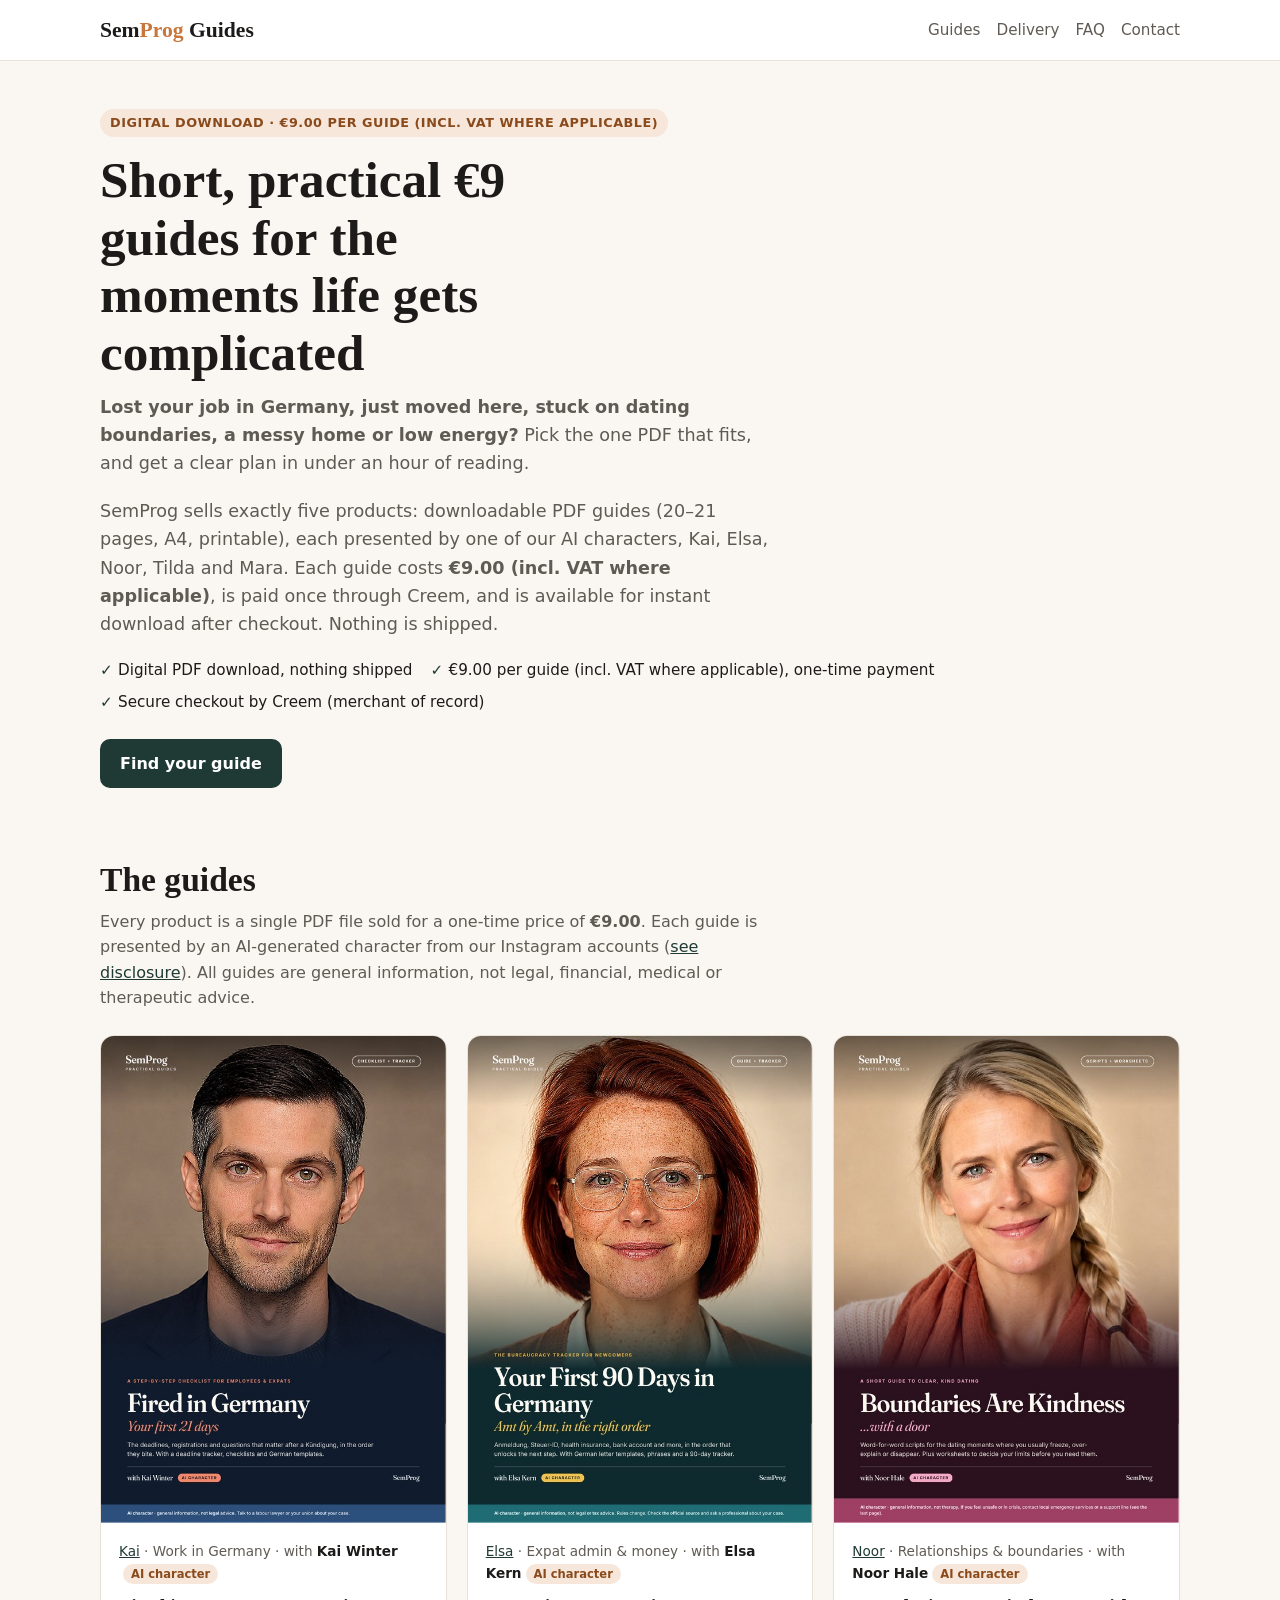
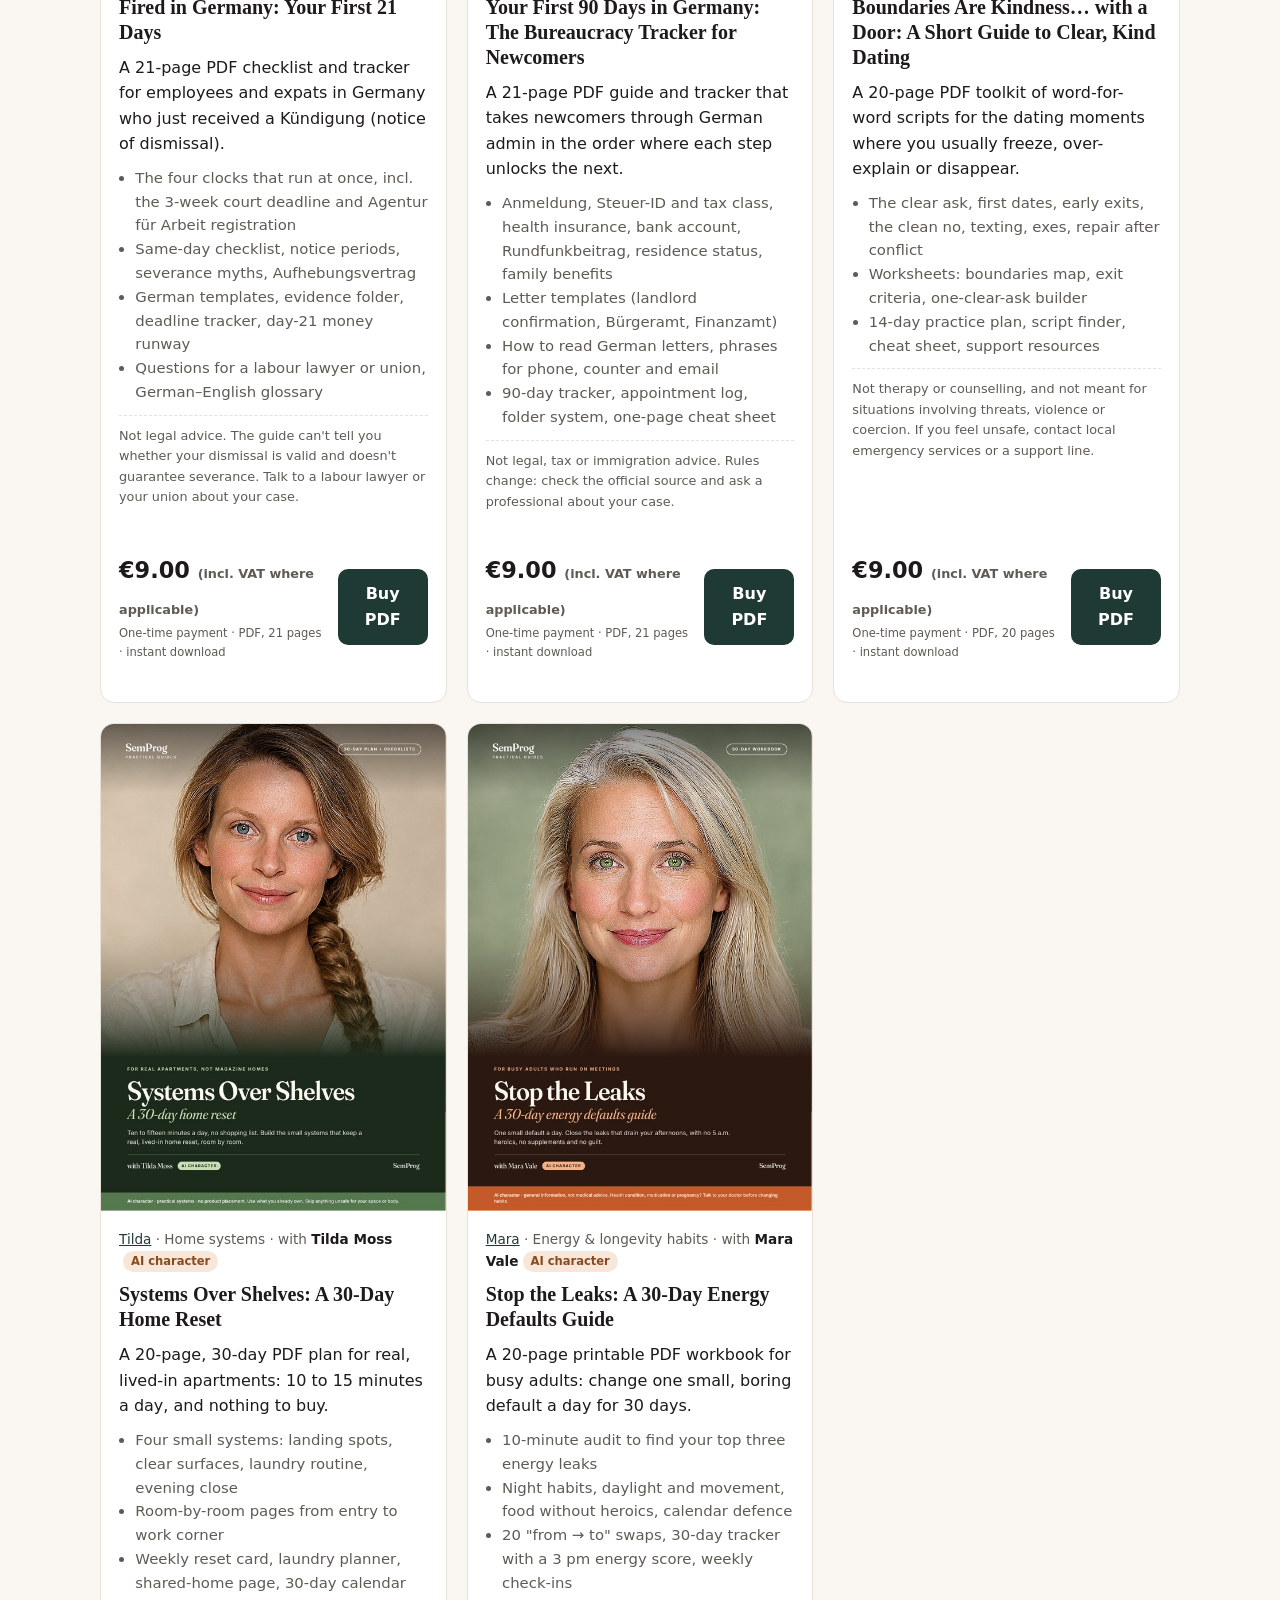
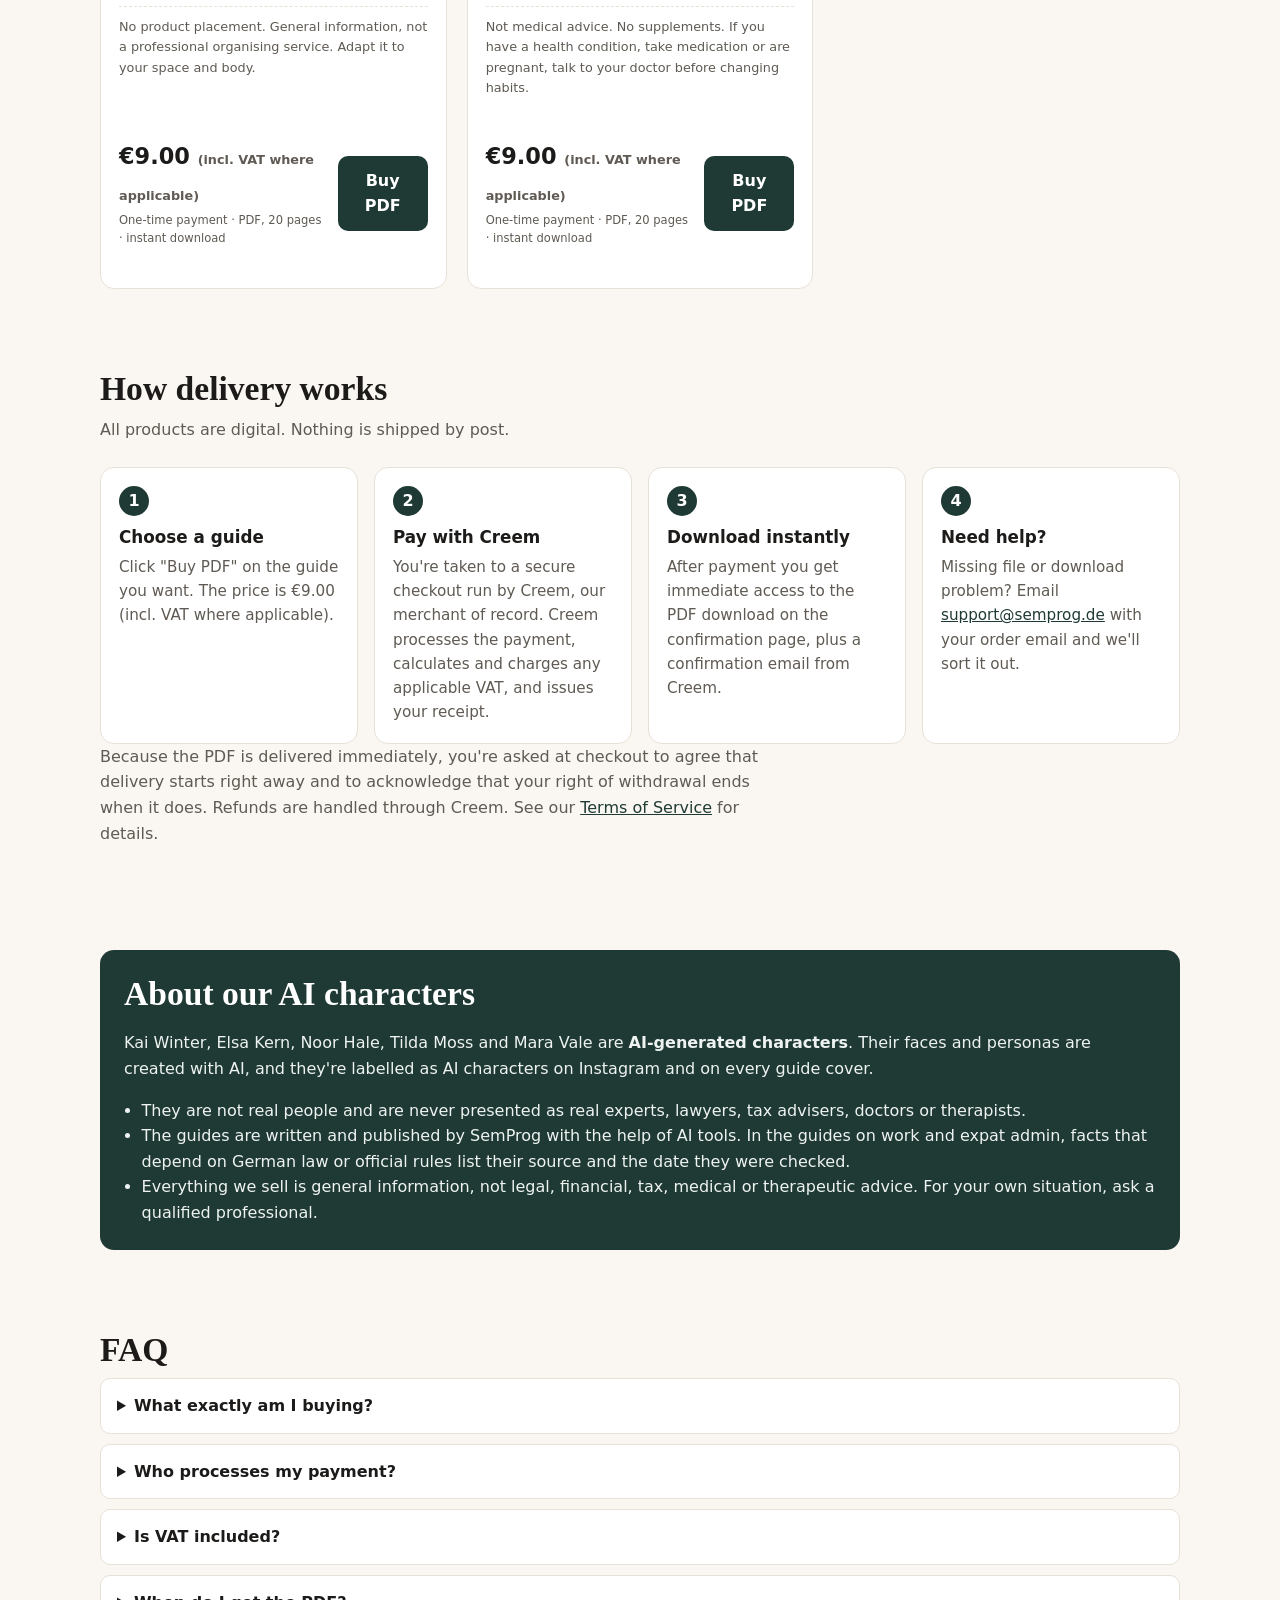
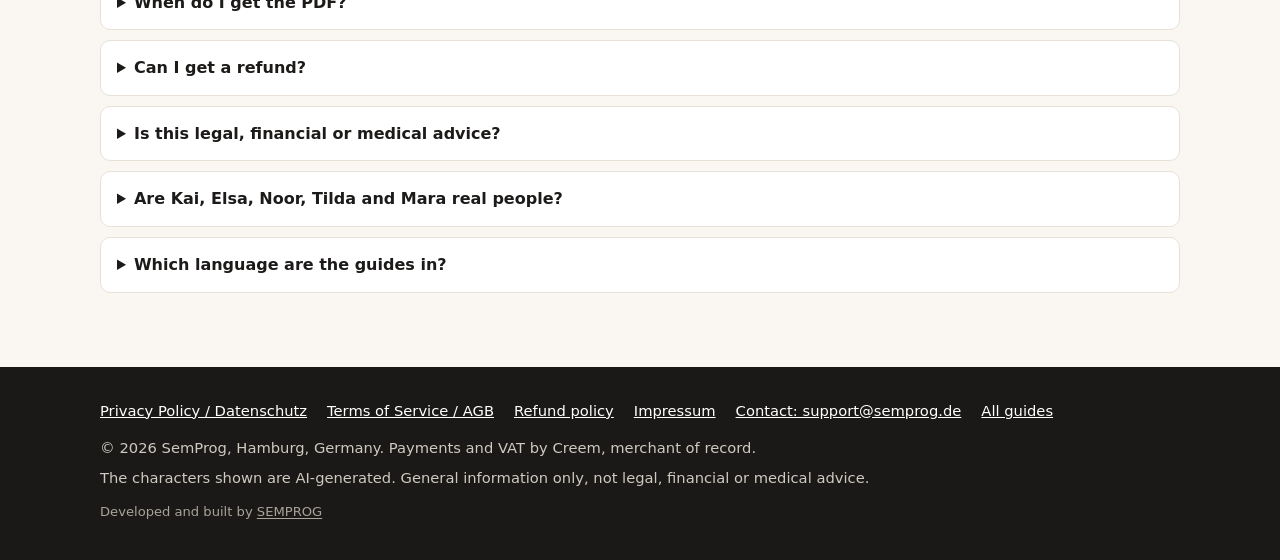
<file: index.html>
<!doctype html>
<html lang="en">
<head>
<meta charset="utf-8">
<meta name="viewport" content="width=device-width, initial-scale=1">
<title>SemProg Guides: five €9 PDF guides (digital download)</title>
<meta name="description" content="SemProg sells five short, practical PDF guides (€9.00 each) on work, expat admin, dating boundaries, home routines and daily energy. Instant download after checkout via Creem.">
<meta http-equiv="Content-Security-Policy" content="default-src 'self'; img-src 'self'; style-src 'self'; script-src 'none'; object-src 'none'; base-uri 'self'; form-action https://www.creem.io; frame-ancestors 'none'; upgrade-insecure-requests">
<meta name="referrer" content="strict-origin-when-cross-origin">
<link rel="stylesheet" href="/styles.css">
</head>
<body>

<header class="site-header">
  <div class="wrap">
    <a class="logo" href="/">Sem<span>Prog</span> Guides</a>
    <nav class="nav" aria-label="Main">
      <a href="#guides">Guides</a>
      <a href="#delivery" class="hide-sm">Delivery</a>
      <a href="#faq">FAQ</a>
      <a href="mailto:support@semprog.de" class="hide-sm">Contact</a>
    </nav>
  </div>
</header>

<main>
<section class="hero">
  <div class="wrap">
    <span class="eyebrow">Digital download · €9.00 per guide (incl. VAT where applicable)</span>
    <h1>Short, practical €9 guides for the moments life gets complicated</h1>
    <p class="lead"><strong>Lost your job in Germany, just moved here, stuck on dating boundaries, a messy home or low energy?</strong> Pick the one PDF that fits, and get a clear plan in under an hour of reading.</p>
    <p class="lead">SemProg sells exactly five products: downloadable PDF guides (20–21 pages, A4, printable), each presented by one of our AI characters, Kai, Elsa, Noor, Tilda and Mara. Each guide costs <strong>€9.00 (incl. VAT where applicable)</strong>, is paid once through Creem, and is available for instant download after checkout. Nothing is shipped.</p>
    <ul class="hero-facts">
      <li>Digital PDF download, nothing shipped</li>
      <li>€9.00 per guide (incl. VAT where applicable), one-time payment</li>
      <li>Secure checkout by Creem (merchant of record)</li>
    </ul>
    <a class="btn" href="#guides">Find your guide</a>
  </div>
</section>

<section id="guides" aria-labelledby="guides-h">
  <div class="wrap">
    <h2 id="guides-h">The guides</h2>
    <p class="section-intro">Every product is a single PDF file sold for a one-time price of <strong>€9.00</strong>. Each guide is presented by an AI-generated character from our Instagram accounts (<a href="#ai">see disclosure</a>). All guides are general information, not legal, financial, medical or therapeutic advice.</p>

    <div class="grid">

      <!-- 1. Kai Winter -->
      <article class="card" id="fired-in-germany">
        <img src="/img/kai-cover.jpg" width="600" height="848" loading="lazy" alt="Cover of the PDF guide 'Fired in Germany: Your First 21 Days', presented by the AI character Kai Winter">
        <div class="card-body">
          <p class="by"><a href="/kai/">Kai</a> · Work in Germany · with <strong>Kai Winter</strong><span class="ai-tag">AI character</span></p>
          <h3>Fired in Germany: Your First 21 Days</h3>
          <p class="summary">A 21-page PDF checklist and tracker for employees and expats in Germany who just received a Kündigung (notice of dismissal).</p>
          <ul>
            <li>The four clocks that run at once, incl. the 3-week court deadline and Agentur für Arbeit registration</li>
            <li>Same-day checklist, notice periods, severance myths, Aufhebungsvertrag</li>
            <li>German templates, evidence folder, deadline tracker, day-21 money runway</li>
            <li>Questions for a labour lawyer or union, German–English glossary</li>
          </ul>
          <p class="note">Not legal advice. The guide can't tell you whether your dismissal is valid and doesn't guarantee severance. Talk to a labour lawyer or your union about your case.</p>
          <div class="buy">
            <p class="price">€9.00 <span class="vat">(incl. VAT where applicable)</span><small>One-time payment · PDF, 21 pages · instant download</small></p>
            <a class="btn" href="https://www.creem.io/payment/prod_5L3OBaDKcI6woqjyzCX0tp" rel="noopener">Buy PDF</a>
          </div>
        </div>
      </article>

      <!-- 2. Elsa Kern -->
      <article class="card" id="first-90-days">
        <img src="/img/elsa-cover.jpg" width="600" height="848" loading="lazy" alt="Cover of the PDF guide 'Your First 90 Days in Germany', presented by the AI character Elsa Kern">
        <div class="card-body">
          <p class="by"><a href="/elsa/">Elsa</a> · Expat admin &amp; money · with <strong>Elsa Kern</strong><span class="ai-tag">AI character</span></p>
          <h3>Your First 90 Days in Germany: The Bureaucracy Tracker for Newcomers</h3>
          <p class="summary">A 21-page PDF guide and tracker that takes newcomers through German admin in the order where each step unlocks the next.</p>
          <ul>
            <li>Anmeldung, Steuer-ID and tax class, health insurance, bank account, Rundfunkbeitrag, residence status, family benefits</li>
            <li>Letter templates (landlord confirmation, Bürgeramt, Finanzamt)</li>
            <li>How to read German letters, phrases for phone, counter and email</li>
            <li>90-day tracker, appointment log, folder system, one-page cheat sheet</li>
          </ul>
          <p class="note">Not legal, tax or immigration advice. Rules change: check the official source and ask a professional about your case.</p>
          <div class="buy">
            <p class="price">€9.00 <span class="vat">(incl. VAT where applicable)</span><small>One-time payment · PDF, 21 pages · instant download</small></p>
            <a class="btn" href="https://www.creem.io/payment/prod_5cuXjjhTxbPxpmiHSdQZwV" rel="noopener">Buy PDF</a>
          </div>
        </div>
      </article>

      <!-- 3. Noor Hale -->
      <article class="card" id="boundaries">
        <img src="/img/noor-cover.jpg" width="600" height="848" loading="lazy" alt="Cover of the PDF guide 'Boundaries Are Kindness… with a Door', presented by the AI character Noor Hale">
        <div class="card-body">
          <p class="by"><a href="/noor/">Noor</a> · Relationships &amp; boundaries · with <strong>Noor Hale</strong><span class="ai-tag">AI character</span></p>
          <h3>Boundaries Are Kindness… with a Door: A Short Guide to Clear, Kind Dating</h3>
          <p class="summary">A 20-page PDF toolkit of word-for-word scripts for the dating moments where you usually freeze, over-explain or disappear.</p>
          <ul>
            <li>The clear ask, first dates, early exits, the clean no, texting, exes, repair after conflict</li>
            <li>Worksheets: boundaries map, exit criteria, one-clear-ask builder</li>
            <li>14-day practice plan, script finder, cheat sheet, support resources</li>
          </ul>
          <p class="note">Not therapy or counselling, and not meant for situations involving threats, violence or coercion. If you feel unsafe, contact local emergency services or a support line.</p>
          <div class="buy">
            <p class="price">€9.00 <span class="vat">(incl. VAT where applicable)</span><small>One-time payment · PDF, 20 pages · instant download</small></p>
            <a class="btn" href="https://www.creem.io/payment/prod_4bqdiSMsCNPXH1eSZsffbP" rel="noopener">Buy PDF</a>
          </div>
        </div>
      </article>

      <!-- 4. Tilda Moss -->
      <article class="card" id="systems-over-shelves">
        <img src="/img/tilda-cover.jpg" width="600" height="848" loading="lazy" alt="Cover of the PDF guide 'Systems Over Shelves: A 30-Day Home Reset', presented by the AI character Tilda Moss">
        <div class="card-body">
          <p class="by"><a href="/tilda/">Tilda</a> · Home systems · with <strong>Tilda Moss</strong><span class="ai-tag">AI character</span></p>
          <h3>Systems Over Shelves: A 30-Day Home Reset</h3>
          <p class="summary">A 20-page, 30-day PDF plan for real, lived-in apartments: 10 to 15 minutes a day, and nothing to buy.</p>
          <ul>
            <li>Four small systems: landing spots, clear surfaces, laundry routine, evening close</li>
            <li>Room-by-room pages from entry to work corner</li>
            <li>Weekly reset card, laundry planner, shared-home page, 30-day calendar</li>
          </ul>
          <p class="note">No product placement. General information, not a professional organising service. Adapt it to your space and body.</p>
          <div class="buy">
            <p class="price">€9.00 <span class="vat">(incl. VAT where applicable)</span><small>One-time payment · PDF, 20 pages · instant download</small></p>
            <a class="btn" href="https://www.creem.io/payment/prod_2d6nmfwgEQ0mUsjhmKX2rI" rel="noopener">Buy PDF</a>
          </div>
        </div>
      </article>

      <!-- 5. Mara Vale -->
      <article class="card" id="stop-the-leaks">
        <img src="/img/mara-cover.jpg" width="600" height="848" loading="lazy" alt="Cover of the PDF guide 'Stop the Leaks: A 30-Day Energy Defaults Guide', presented by the AI character Mara Vale">
        <div class="card-body">
          <p class="by"><a href="/mara/">Mara</a> · Energy &amp; longevity habits · with <strong>Mara Vale</strong><span class="ai-tag">AI character</span></p>
          <h3>Stop the Leaks: A 30-Day Energy Defaults Guide</h3>
          <p class="summary">A 20-page printable PDF workbook for busy adults: change one small, boring default a day for 30 days.</p>
          <ul>
            <li>10-minute audit to find your top three energy leaks</li>
            <li>Night habits, daylight and movement, food without heroics, calendar defence</li>
            <li>20 "from → to" swaps, 30-day tracker with a 3 pm energy score, weekly check-ins</li>
          </ul>
          <p class="note">Not medical advice. No supplements. If you have a health condition, take medication or are pregnant, talk to your doctor before changing habits.</p>
          <div class="buy">
            <p class="price">€9.00 <span class="vat">(incl. VAT where applicable)</span><small>One-time payment · PDF, 20 pages · instant download</small></p>
            <a class="btn" href="https://www.creem.io/payment/prod_6Y2XAcoHDKdPudbOLJmvjR" rel="noopener">Buy PDF</a>
          </div>
        </div>
      </article>

    </div>
  </div>
</section>

<section id="delivery" aria-labelledby="delivery-h">
  <div class="wrap">
    <h2 id="delivery-h">How delivery works</h2>
    <p class="section-intro">All products are digital. Nothing is shipped by post.</p>
    <ol class="steps">
      <li><h3>Choose a guide</h3><p>Click "Buy PDF" on the guide you want. The price is €9.00 (incl. VAT where applicable).</p></li>
      <li><h3>Pay with Creem</h3><p>You're taken to a secure checkout run by Creem, our merchant of record. Creem processes the payment, calculates and charges any applicable VAT, and issues your receipt.</p></li>
      <li><h3>Download instantly</h3><p>After payment you get immediate access to the PDF download on the confirmation page, plus a confirmation email from Creem.</p></li>
      <li><h3>Need help?</h3><p>Missing file or download problem? Email <a href="mailto:support@semprog.de">support@semprog.de</a> with your order email and we'll sort it out.</p></li>
    </ol>
    <p class="section-intro" style="margin-top:18px">Because the PDF is delivered immediately, you're asked at checkout to agree that delivery starts right away and to acknowledge that your right of withdrawal ends when it does. Refunds are handled through Creem. See our <a href="/terms/">Terms of Service</a> for details.</p>
  </div>
</section>

<section id="ai" aria-labelledby="ai-h">
  <div class="wrap">
    <div class="panel">
      <h2 id="ai-h">About our AI characters</h2>
      <p>Kai Winter, Elsa Kern, Noor Hale, Tilda Moss and Mara Vale are <strong>AI-generated characters</strong>. Their faces and personas are created with AI, and they're labelled as AI characters on Instagram and on every guide cover.</p>
      <ul>
        <li>They are not real people and are never presented as real experts, lawyers, tax advisers, doctors or therapists.</li>
        <li>The guides are written and published by SemProg with the help of AI tools. In the guides on work and expat admin, facts that depend on German law or official rules list their source and the date they were checked.</li>
        <li>Everything we sell is general information, not legal, financial, tax, medical or therapeutic advice. For your own situation, ask a qualified professional.</li>
      </ul>
    </div>
  </div>
</section>

<section id="faq" aria-labelledby="faq-h">
  <div class="wrap">
    <h2 id="faq-h">FAQ</h2>
    <details><summary>What exactly am I buying?</summary><p>One PDF file (20–21 pages, A4, printable) per guide, for a one-time price of €9.00. No subscription and no physical product.</p></details>
    <details><summary>Who processes my payment?</summary><p>Creem (Armitage Labs OÜ, Estonia) acts as merchant of record. It runs the checkout, handles payment and VAT, and issues your receipt. SemProg never sees your full card details.</p></details>
    <details><summary>Is VAT included?</summary><p>Yes. The price of €9.00 includes VAT where applicable. Creem, as merchant of record, calculates the VAT for your country and shows the breakdown at checkout before you pay.</p></details>
    <details><summary>When do I get the PDF?</summary><p>Immediately after payment, via the download on the checkout confirmation page and the confirmation email from Creem.</p></details>
    <details><summary>Can I get a refund?</summary><p>Because the content is delivered immediately, the statutory right of withdrawal ends once the download starts, if you agreed to that at checkout. If a file is faulty, missing or not as described, email <a href="mailto:support@semprog.de">support@semprog.de</a>. Refunds are issued through Creem. See the <a href="/terms/">Terms of Service</a>.</p></details>
    <details><summary>Is this legal, financial or medical advice?</summary><p>No. The guides are general information and practical checklists. They don't replace a lawyer, tax adviser, doctor or therapist.</p></details>
    <details><summary>Are Kai, Elsa, Noor, Tilda and Mara real people?</summary><p>No. They're AI-generated characters and are clearly labelled as such. See <a href="#ai">About our AI characters</a>.</p></details>
    <details><summary>Which language are the guides in?</summary><p>English, with the German terms you'll meet at offices and in letters (for example Anmeldung, Kündigung, Finanzamt).</p></details>
  </div>
</section>
</main>

<footer class="site-footer">
  <div class="wrap">
    <ul class="footer-links">
      <li><a href="/privacy/">Privacy Policy / Datenschutz</a></li>
      <li><a href="/terms/">Terms of Service / AGB</a></li>
      <li><a href="/terms/#refund">Refund policy</a></li>
      <li><a href="/impressum/">Impressum</a></li>
      <li><a href="mailto:support@semprog.de">Contact: support@semprog.de</a></li>
      <li><a href="/">All guides</a></li>
    </ul>
    <p>© 2026 SemProg, Hamburg, Germany. Payments and VAT by Creem, merchant of record.</p>
    <p>The characters shown are AI-generated. General information only, not legal, financial or medical advice.</p>
    <p class="dev-credit">Developed and built by <a class="semprog-link" href="https://semprog.de" target="_blank" rel="noopener">SEMPROG</a></p>
  </div>
</footer>
</body>
</html>
</file>
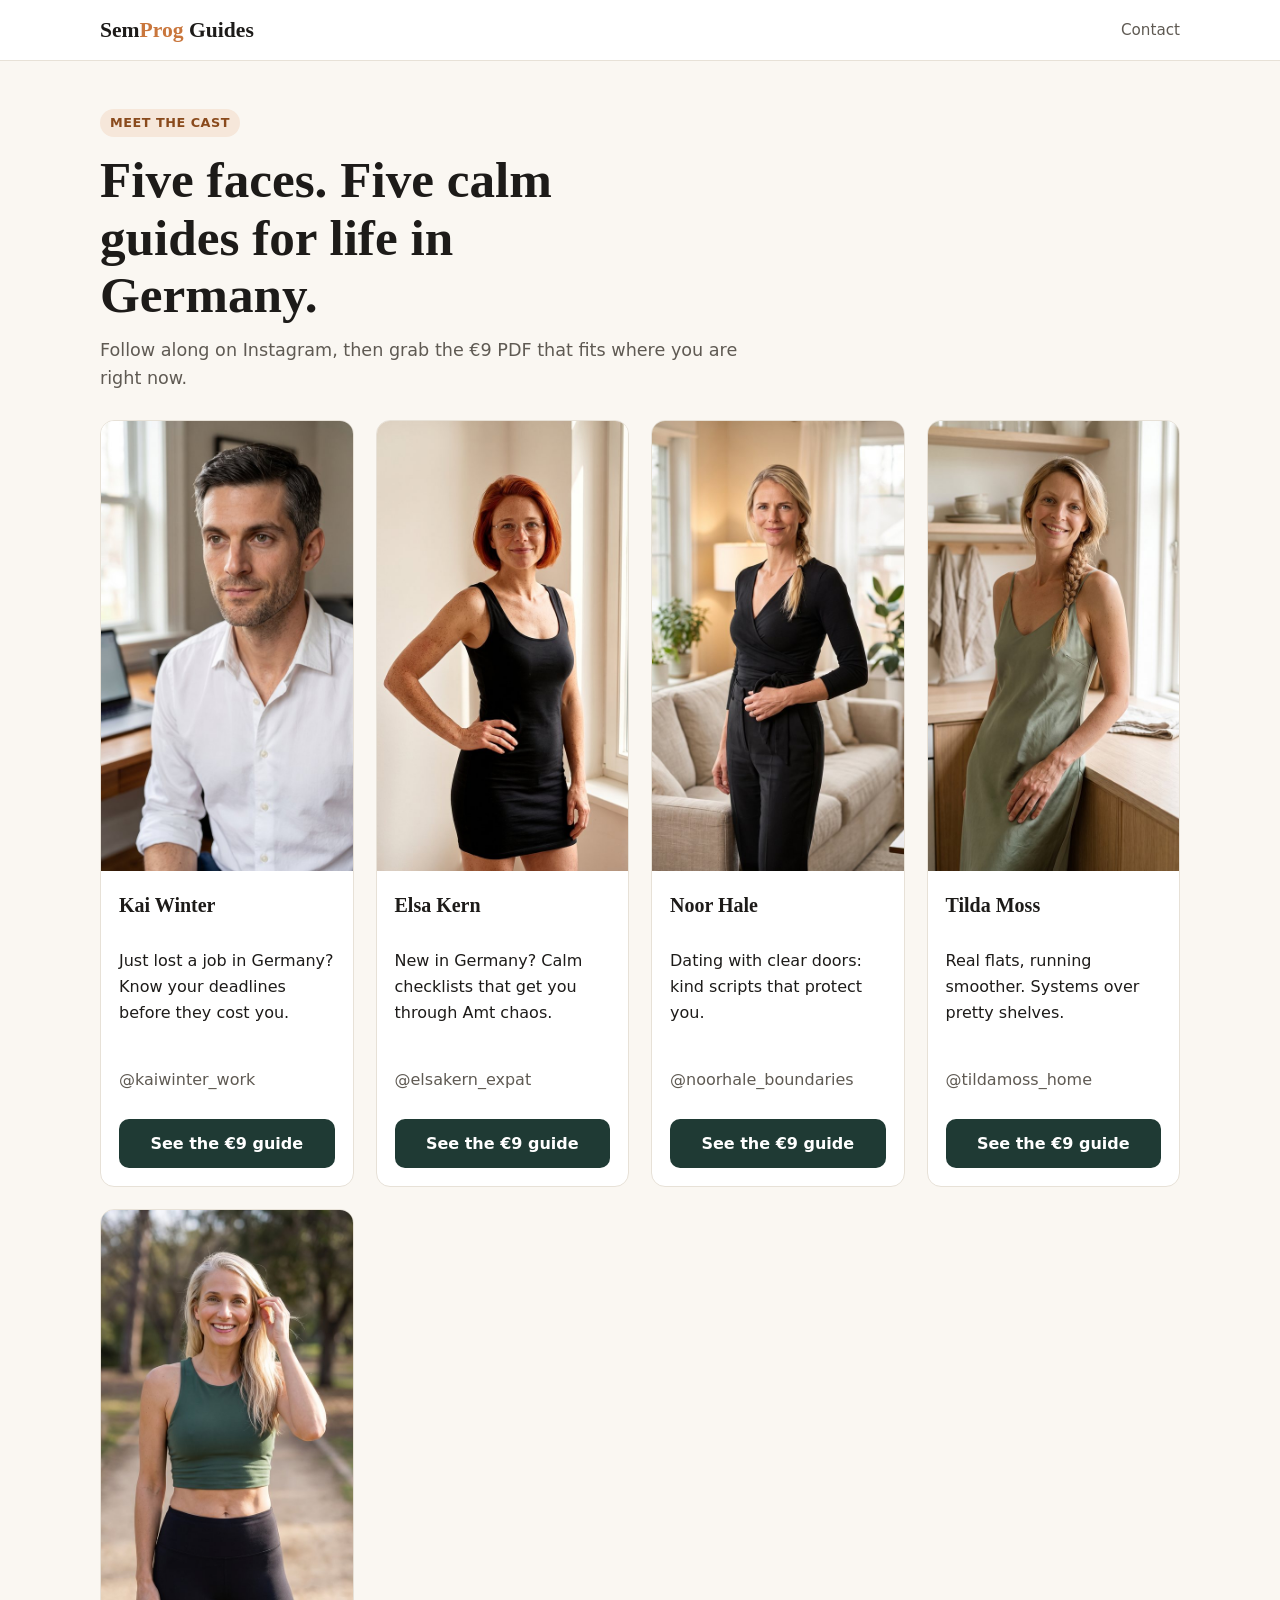
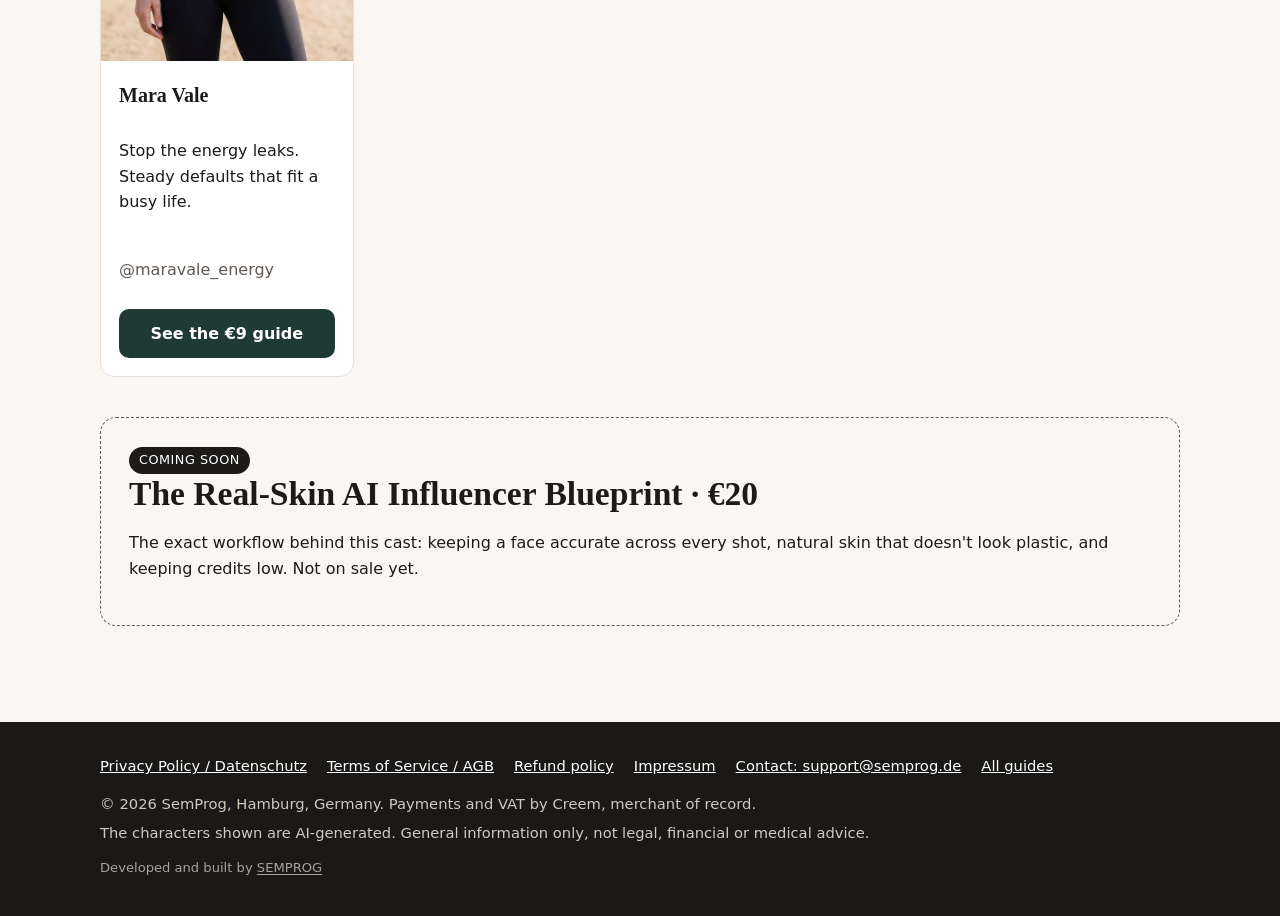
<file: cast/index.html>
<!doctype html>
<html lang="en">
<head>
<meta charset="utf-8">
<meta name="viewport" content="width=device-width, initial-scale=1">
<meta name="robots" content="noindex,nofollow">
<title>Meet the Cast · SemProg Guides</title>
<meta name="referrer" content="strict-origin-when-cross-origin">
<meta http-equiv="Content-Security-Policy" content="default-src 'self'; img-src 'self'; style-src 'self' 'unsafe-inline'; script-src 'none'; object-src 'none'; base-uri 'self'; frame-ancestors 'none'; upgrade-insecure-requests">
<link rel="stylesheet" href="/styles.css">
<style>
.cast-grid{display:grid;grid-template-columns:repeat(auto-fill,minmax(230px,1fr));gap:22px;margin:28px 0}
.cast-card{overflow:hidden;display:flex;flex-direction:column}
.cast-card img{width:100%;height:auto;aspect-ratio:558/1000;object-fit:cover;display:block}
.cast-card h3{margin:.2em 0}
.cast-ig a{color:var(--muted);text-decoration:none}
.blueprint{margin:40px 0;padding:28px;border-radius:16px;border:1px dashed var(--muted)}
.soon{display:inline-block;padding:3px 10px;border-radius:99px;background:var(--ink);color:#fff;font-size:.8rem;letter-spacing:.04em;text-transform:uppercase}
</style>
</head>
<body>
<header class="site-header">
  <div class="wrap">
    <a class="logo" href="/">Sem<span>Prog</span> Guides</a>
    <nav class="nav" aria-label="Main"><a href="mailto:support@semprog.de">Contact</a></nav>
  </div>
</header>
<main>
<section class="hero">
  <div class="wrap">
    <span class="eyebrow">Meet the cast</span>
    <h1>Five faces. Five calm guides for life in Germany.</h1>
    <p class="lead">Follow along on Instagram, then grab the €9 PDF that fits where you are right now.</p>
    <div class="cast-grid">
    <article class="card cast-card">
      <img src="/img/cast/kai.jpg" width="558" height="1000" loading="lazy" alt="Portrait of Kai Winter">
      <div class="card-body">
        <h3>Kai Winter</h3>
        <p>Just lost a job in Germany? Know your deadlines before they cost you.</p>
        <p class="cast-ig"><a href="https://www.instagram.com/kaiwinter_work/" rel="noopener" target="_blank">@kaiwinter_work</a></p>
        <a class="btn" href="/kai/">See the €9 guide</a>
      </div>
    </article>
    <article class="card cast-card">
      <img src="/img/cast/elsa.jpg" width="558" height="1000" loading="lazy" alt="Portrait of Elsa Kern">
      <div class="card-body">
        <h3>Elsa Kern</h3>
        <p>New in Germany? Calm checklists that get you through Amt chaos.</p>
        <p class="cast-ig"><a href="https://www.instagram.com/elsakern_expat/" rel="noopener" target="_blank">@elsakern_expat</a></p>
        <a class="btn" href="/elsa/">See the €9 guide</a>
      </div>
    </article>
    <article class="card cast-card">
      <img src="/img/cast/noor.jpg" width="558" height="1000" loading="lazy" alt="Portrait of Noor Hale">
      <div class="card-body">
        <h3>Noor Hale</h3>
        <p>Dating with clear doors: kind scripts that protect you.</p>
        <p class="cast-ig"><a href="https://www.instagram.com/noorhale_boundaries/" rel="noopener" target="_blank">@noorhale_boundaries</a></p>
        <a class="btn" href="/noor/">See the €9 guide</a>
      </div>
    </article>
    <article class="card cast-card">
      <img src="/img/cast/tilda.jpg" width="558" height="1000" loading="lazy" alt="Portrait of Tilda Moss">
      <div class="card-body">
        <h3>Tilda Moss</h3>
        <p>Real flats, running smoother. Systems over pretty shelves.</p>
        <p class="cast-ig"><a href="https://www.instagram.com/tildamoss_home/" rel="noopener" target="_blank">@tildamoss_home</a></p>
        <a class="btn" href="/tilda/">See the €9 guide</a>
      </div>
    </article>
    <article class="card cast-card">
      <img src="/img/cast/mara.jpg" width="558" height="1000" loading="lazy" alt="Portrait of Mara Vale">
      <div class="card-body">
        <h3>Mara Vale</h3>
        <p>Stop the energy leaks. Steady defaults that fit a busy life.</p>
        <p class="cast-ig"><a href="https://www.instagram.com/maravale_energy/" rel="noopener" target="_blank">@maravale_energy</a></p>
        <a class="btn" href="/mara/">See the €9 guide</a>
      </div>
    </article>
    </div>
    <section class="blueprint">
      <span class="soon">Coming soon</span>
      <h2>The Real-Skin AI Influencer Blueprint · €20</h2>
      <p>The exact workflow behind this cast: keeping a face accurate across every shot, natural skin that doesn&#x27;t look plastic, and keeping credits low. Not on sale yet.</p>
    </section>
  </div>
</section>
</main>
<footer class="site-footer">
  <div class="wrap">
    <ul class="footer-links">
      <li><a href="/privacy/">Privacy Policy / Datenschutz</a></li>
      <li><a href="/terms/">Terms of Service / AGB</a></li>
      <li><a href="/terms/#refund">Refund policy</a></li>
      <li><a href="/impressum/">Impressum</a></li>
      <li><a href="mailto:support@semprog.de">Contact: support@semprog.de</a></li>
      <li><a href="/">All guides</a></li>
    </ul>
    <p>© 2026 SemProg, Hamburg, Germany. Payments and VAT by Creem, merchant of record.</p>
    <p>The characters shown are AI-generated. General information only, not legal, financial or medical advice.</p>
    <p class="dev-credit">Developed and built by <a class="semprog-link" href="https://semprog.de" target="_blank" rel="noopener">SEMPROG</a></p>
  </div>
</footer>
</body>
</html>
</file>
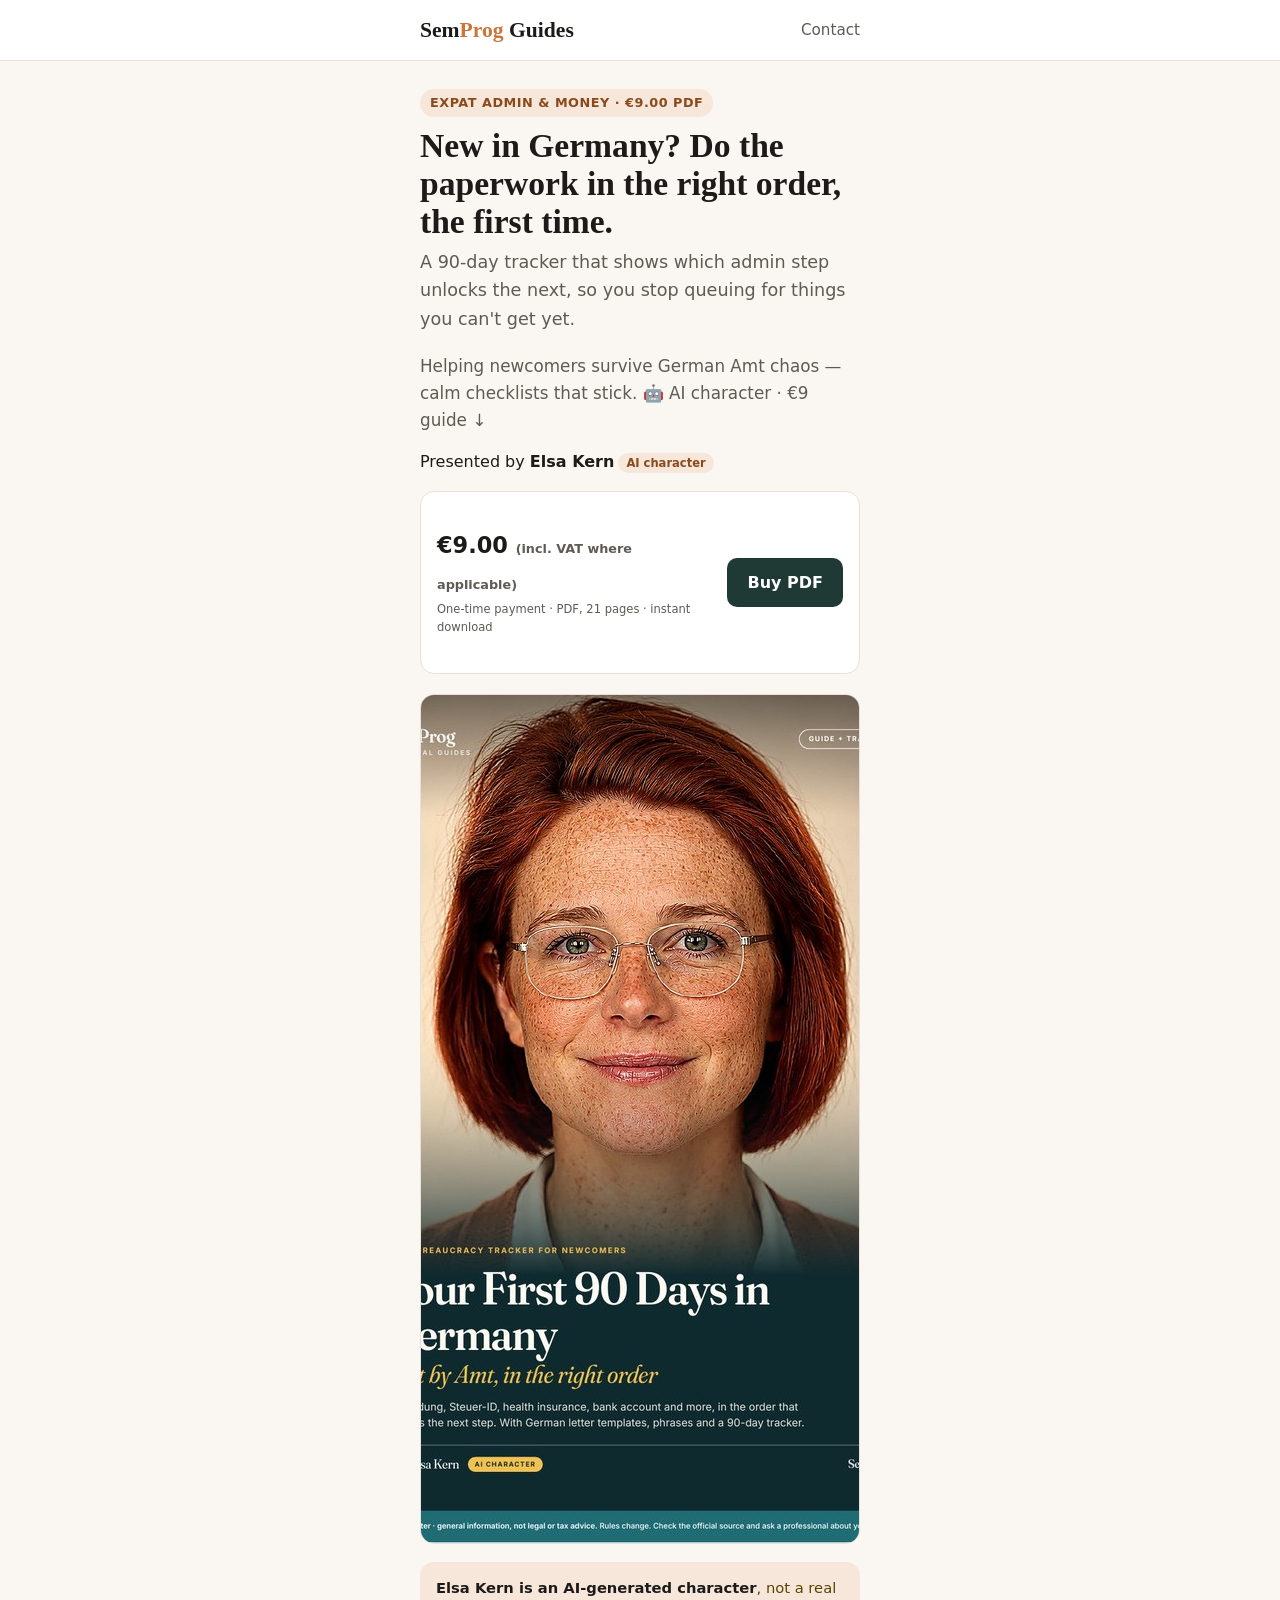
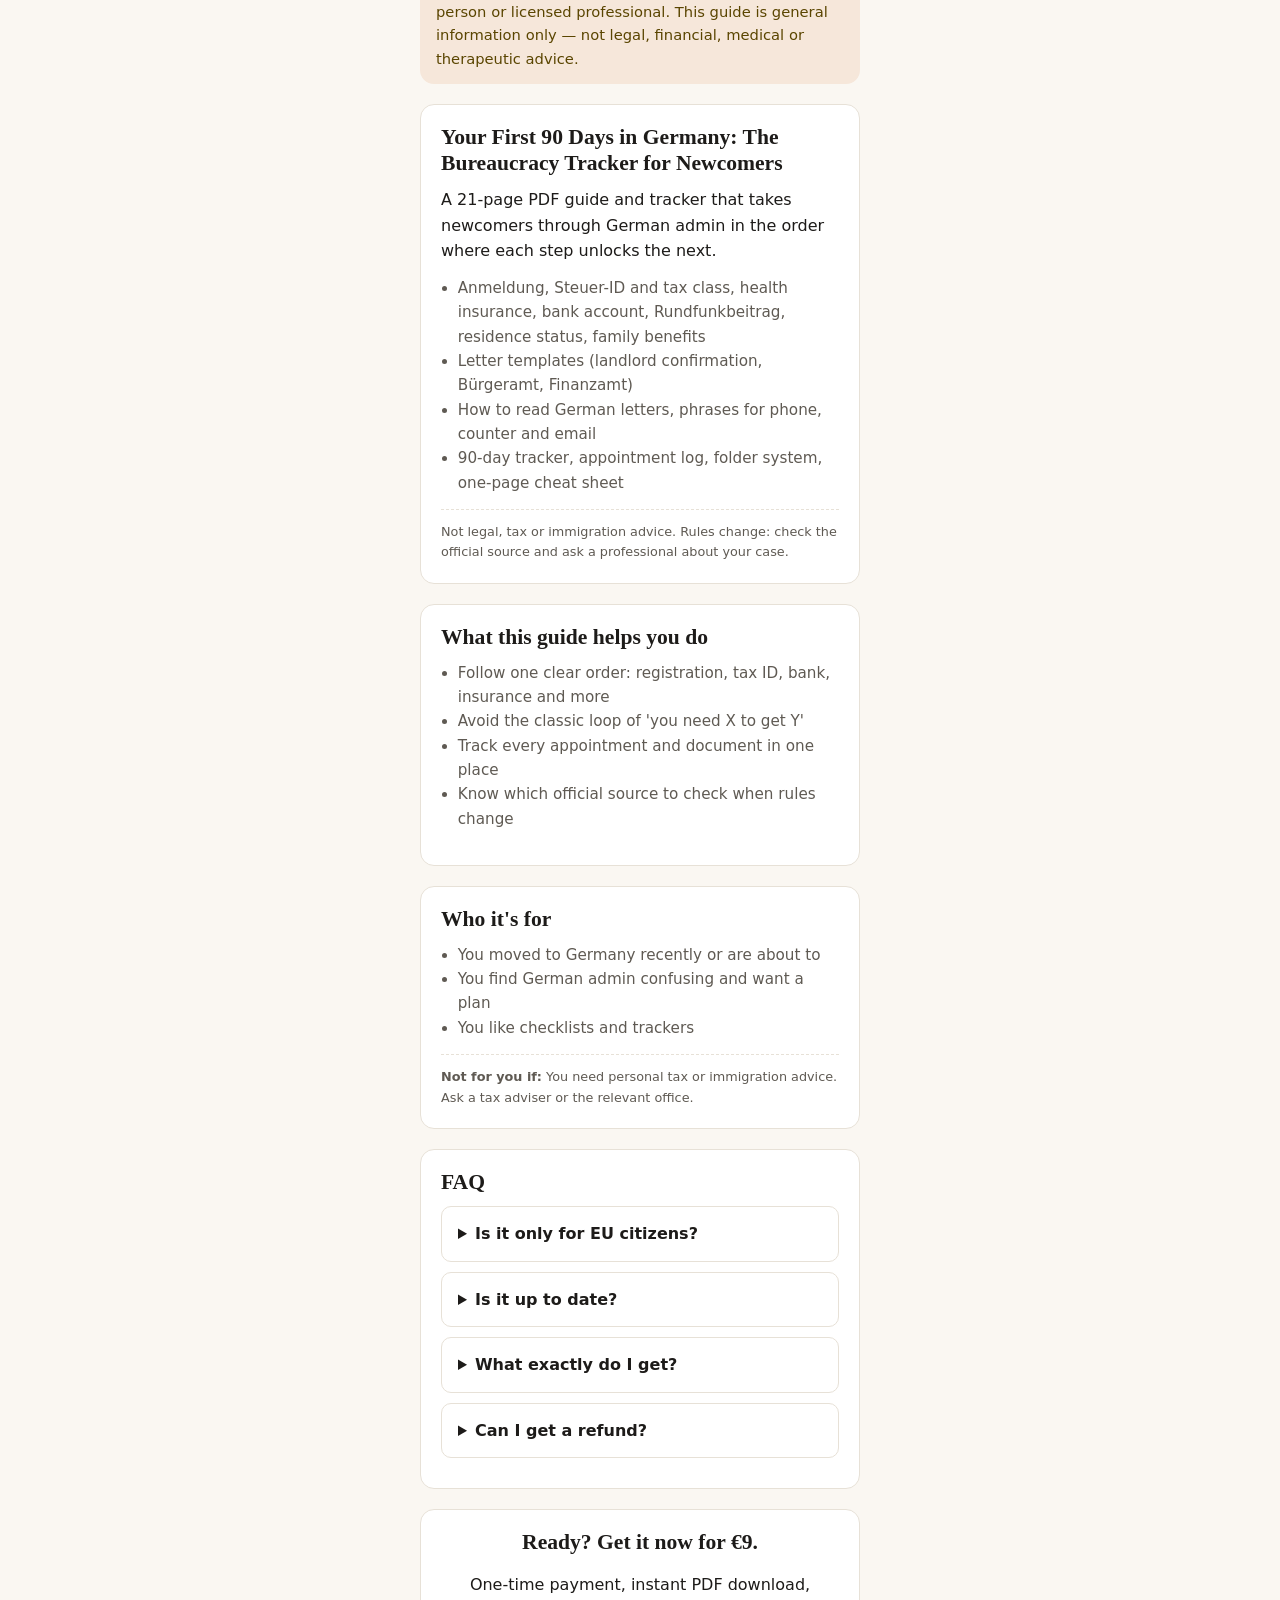
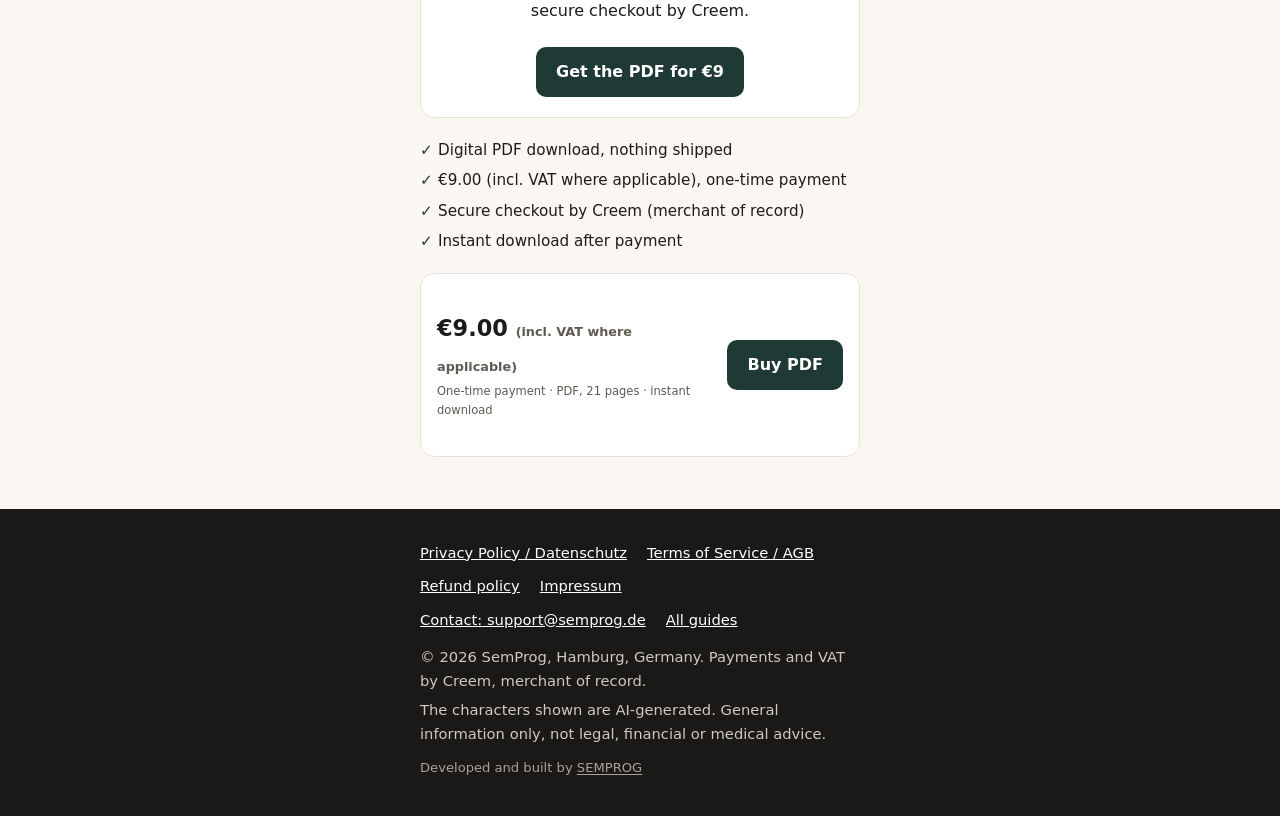
<file: elsa/index.html>
<!doctype html>
<html lang="en">
<head>
<meta charset="utf-8">
<meta name="viewport" content="width=device-width, initial-scale=1">
<title>Elsa Kern: Your First 90 Days in Germany: The Bureaucracy Tracker for Newcomers · €9 PDF · SemProg Guides</title>
<meta name="description" content="€9 PDF bureaucracy tracker for your first 90 days in Germany. Anmeldung, Steuer-ID and more. Presented by AI character Elsa Kern.">
<meta name="referrer" content="strict-origin-when-cross-origin">
<meta http-equiv="Content-Security-Policy" content="default-src 'self'; img-src 'self'; style-src 'self'; script-src 'none'; object-src 'none'; base-uri 'self'; form-action https://www.creem.io; frame-ancestors 'none'; upgrade-insecure-requests">
<meta property="og:type" content="website">
<meta property="og:site_name" content="SemProg Guides">
<meta property="og:title" content="Elsa Kern: Your First 90 Days in Germany: The Bureaucracy Tracker for Newcomers">
<meta property="og:description" content="€9 PDF bureaucracy tracker for your first 90 days in Germany. Anmeldung, Steuer-ID and more. Presented by AI character Elsa Kern.">
<meta property="og:url" content="https://guides.semprog.de/elsa/">
<meta property="og:image" content="https://guides.semprog.de/img/elsa-cover.jpg">
<meta property="og:image:alt" content="Cover of the PDF guide Your First 90 Days in Germany, presented by the AI character Elsa Kern">
<meta name="twitter:card" content="summary_large_image">
<link rel="stylesheet" href="/styles.css">
</head>
<body class="guide-page">

<header class="site-header">
  <div class="wrap">
    <a class="logo" href="/">Sem<span>Prog</span> Guides</a>
    <nav class="nav" aria-label="Main">
      <a href="mailto:support@semprog.de">Contact</a>
    </nav>
  </div>
</header>

<main>
<section class="hero">
  <div class="wrap">
    <span class="eyebrow">Expat admin & money · €9.00 PDF</span>
    <h1>New in Germany? Do the paperwork in the right order, the first time.</h1>
    <p class="lead">A 90-day tracker that shows which admin step unlocks the next, so you stop queuing for things you can&#x27;t get yet.</p>
    <p class="bio">Helping newcomers survive German Amt chaos — calm checklists that stick. 🤖 AI character · €9 guide ↓</p>
    <p class="by" style="margin:0 0 12px;font-size:.9rem;color:var(--muted)">Presented by <strong style="color:var(--ink)">Elsa Kern</strong><span class="ai-tag">AI character</span></p>

    <div class="buy-bar">
        <p class="price">€9.00 <span class="vat">(incl. VAT where applicable)</span><small>One-time payment · PDF, 21 pages · instant download</small></p>
        <a class="btn" href="https://www.creem.io/payment/prod_5cuXjjhTxbPxpmiHSdQZwV" rel="noopener" target="_blank">Buy PDF</a>
      </div>

    <div class="cover">
      <img src="/img/elsa-cover.jpg" width="600" height="848" alt="Cover of the PDF guide Your First 90 Days in Germany, presented by the AI character Elsa Kern">
    </div>

    
    <div class="ai-box">
      <strong>Elsa Kern is an AI-generated character</strong>, not a real person or licensed professional.
      This guide is general information only — not legal, financial, medical or therapeutic advice.
    </div>

    <div class="guide-block">
      <h2>Your First 90 Days in Germany: The Bureaucracy Tracker for Newcomers</h2>
      <p class="summary">A 21-page PDF guide and tracker that takes newcomers through German admin in the order where each step unlocks the next.</p>
      <ul>
          <li>Anmeldung, Steuer-ID and tax class, health insurance, bank account, Rundfunkbeitrag, residence status, family benefits</li>
          <li>Letter templates (landlord confirmation, Bürgeramt, Finanzamt)</li>
          <li>How to read German letters, phrases for phone, counter and email</li>
          <li>90-day tracker, appointment log, folder system, one-page cheat sheet</li>
      </ul>
      <p class="note">Not legal, tax or immigration advice. Rules change: check the official source and ask a professional about your case.</p>
    </div>

    <div class="guide-block benefits"><h2>What this guide helps you do</h2><ul><li>Follow one clear order: registration, tax ID, bank, insurance and more</li><li>Avoid the classic loop of &#x27;you need X to get Y&#x27;</li><li>Track every appointment and document in one place</li><li>Know which official source to check when rules change</li></ul></div>
    <div class="guide-block who"><h2>Who it's for</h2><ul><li>You moved to Germany recently or are about to</li><li>You find German admin confusing and want a plan</li><li>You like checklists and trackers</li></ul><p class="note"><strong>Not for you if:</strong> You need personal tax or immigration advice. Ask a tax adviser or the relevant office.</p></div>
    <div class="guide-block faq"><h2>FAQ</h2><details><summary>Is it only for EU citizens?</summary><p>It covers the steps most newcomers share. Visa and residence questions depend on your situation, so check with the immigration office.</p></details><details><summary>Is it up to date?</summary><p>Facts that depend on official rules list their source and the date they were checked. Always confirm with the official source.</p></details><details><summary>What exactly do I get?</summary><p>One PDF file, sent as an instant download after a one-time payment of €9.00 (incl. VAT where applicable). No subscription, nothing shipped.</p></details><details><summary>Can I get a refund?</summary><p>If the file is faulty, missing or not as described, email support@semprog.de. Refunds go through Creem. See the Terms for details.</p></details></div>
    <div class="guide-block cta"><h2>Ready? Get it now for €9.</h2><p>One-time payment, instant PDF download, secure checkout by Creem.</p><a class="btn" href="https://www.creem.io/payment/prod_5cuXjjhTxbPxpmiHSdQZwV" rel="noopener" target="_blank">Get the PDF for €9</a></div>

    <ul class="facts">
      <li>Digital PDF download, nothing shipped</li>
      <li>€9.00 (incl. VAT where applicable), one-time payment</li>
      <li>Secure checkout by Creem (merchant of record)</li>
      <li>Instant download after payment</li>
    </ul>

    <div class="buy-bar">
        <p class="price">€9.00 <span class="vat">(incl. VAT where applicable)</span><small>One-time payment · PDF, 21 pages · instant download</small></p>
        <a class="btn" href="https://www.creem.io/payment/prod_5cuXjjhTxbPxpmiHSdQZwV" rel="noopener" target="_blank">Buy PDF</a>
      </div>
  </div>
</section>
</main>

<footer class="site-footer">
  <div class="wrap">
    <ul class="footer-links">
      <li><a href="/privacy/">Privacy Policy / Datenschutz</a></li>
      <li><a href="/terms/">Terms of Service / AGB</a></li>
      <li><a href="/terms/#refund">Refund policy</a></li>
      <li><a href="/impressum/">Impressum</a></li>
      <li><a href="mailto:support@semprog.de">Contact: support@semprog.de</a></li>
      <li><a href="/">All guides</a></li>
    </ul>
    <p>© 2026 SemProg, Hamburg, Germany. Payments and VAT by Creem, merchant of record.</p>
    <p>The characters shown are AI-generated. General information only, not legal, financial or medical advice.</p>
    <p class="dev-credit">Developed and built by <a class="semprog-link" href="https://semprog.de" target="_blank" rel="noopener">SEMPROG</a></p>
  </div>
</footer>
</body>
</html>
</file>
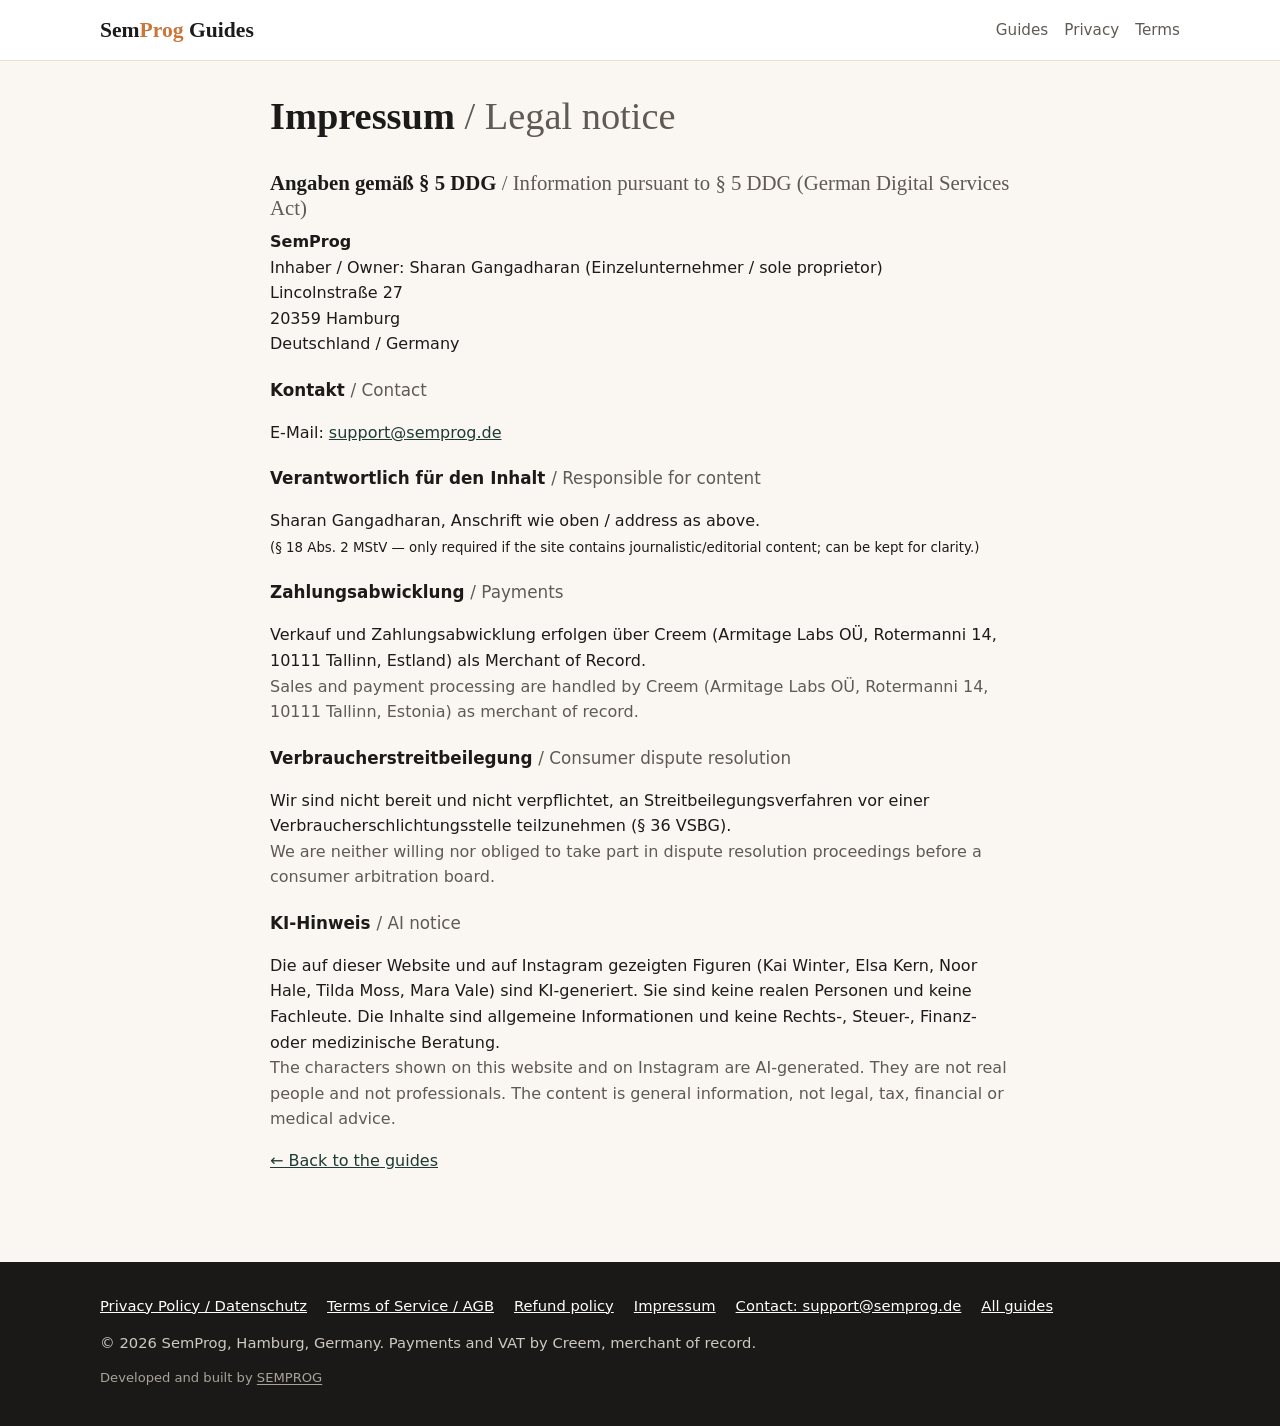
<file: impressum/index.html>
<!doctype html>
<html lang="de">
<head>
<link rel="canonical" href="https://guides.semprog.de/impressum/">
<meta charset="utf-8">
<meta name="viewport" content="width=device-width, initial-scale=1">
<title>Impressum · SemProg Guides</title>
<meta http-equiv="Content-Security-Policy" content="default-src 'self'; img-src 'self'; style-src 'self'; script-src 'none'; object-src 'none'; base-uri 'self'; form-action https://www.creem.io; frame-ancestors 'none'; upgrade-insecure-requests">
<meta name="referrer" content="strict-origin-when-cross-origin">
<link rel="stylesheet" href="/styles.css">
</head>
<body>
<header class="site-header"><div class="wrap"><a class="logo" href="/">Sem<span>Prog</span> Guides</a><nav class="nav" aria-label="Main"><a href="/#guides">Guides</a><a href="/privacy/">Privacy</a><a href="/terms/">Terms</a></nav></div></header>
<main class="wrap legal">
  <h1>Impressum <span class="de">/ Legal notice</span></h1>
  <h2>Angaben gemäß § 5 DDG <span class="de">/ Information pursuant to § 5 DDG (German Digital Services Act)</span></h2>
  <address>
    <strong>SemProg</strong><br>
    Inhaber / Owner: Sharan Gangadharan (Einzelunternehmer / sole proprietor)<br>
    Lincolnstraße 27<br>
    20359 Hamburg<br>
    Deutschland / Germany
  </address>

  <h3>Kontakt <span class="de">/ Contact</span></h3>
  <p>E-Mail: <a href="mailto:support@semprog.de">support@semprog.de</a></p>

  <!-- VAT / Umsatzsteuer: add "Umsatzsteuer-Identifikationsnummer gemäß § 27a UStG: DE…" here ONLY if one has been issued.
       A Kleinunternehmer (§ 19 UStG) note is not required in the Impressum; add one only if your tax adviser wants it. -->

  <h3>Verantwortlich für den Inhalt <span class="de">/ Responsible for content</span></h3>
  <p>Sharan Gangadharan, Anschrift wie oben / address as above.<br>
  <small>(§ 18 Abs. 2 MStV — only required if the site contains journalistic/editorial content; can be kept for clarity.)</small></p>

  <h3>Zahlungsabwicklung <span class="de">/ Payments</span></h3>
  <p>Verkauf und Zahlungsabwicklung erfolgen über Creem (Armitage Labs OÜ, Rotermanni 14, 10111 Tallinn, Estland) als Merchant of Record.<br>
  <span class="de">Sales and payment processing are handled by Creem (Armitage Labs OÜ, Rotermanni 14, 10111 Tallinn, Estonia) as merchant of record.</span></p>

  <h3>Verbraucherstreitbeilegung <span class="de">/ Consumer dispute resolution</span></h3>
  <p>Wir sind nicht bereit und nicht verpflichtet, an Streitbeilegungsverfahren vor einer Verbraucherschlichtungsstelle teilzunehmen (§ 36 VSBG).<br>
  <span class="de">We are neither willing nor obliged to take part in dispute resolution proceedings before a consumer arbitration board.</span></p>

  <h3>KI-Hinweis <span class="de">/ AI notice</span></h3>
  <p>Die auf dieser Website und auf Instagram gezeigten Figuren (Kai Winter, Elsa Kern, Noor Hale, Tilda Moss, Mara Vale) sind KI-generiert. Sie sind keine realen Personen und keine Fachleute. Die Inhalte sind allgemeine Informationen und keine Rechts-, Steuer-, Finanz- oder medizinische Beratung.<br>
  <span class="de">The characters shown on this website and on Instagram are AI-generated. They are not real people and not professionals. The content is general information, not legal, tax, financial or medical advice.</span></p>

  <p><a href="/">← Back to the guides</a></p>
</main>
<footer class="site-footer"><div class="wrap"><ul class="footer-links">
      <li><a href="/privacy/">Privacy Policy / Datenschutz</a></li>
      <li><a href="/terms/">Terms of Service / AGB</a></li>
      <li><a href="/terms/#refund">Refund policy</a></li>
      <li><a href="/impressum/">Impressum</a></li>
      <li><a href="mailto:support@semprog.de">Contact: support@semprog.de</a></li>
      <li><a href="/">All guides</a></li>
    </ul><p>© 2026 SemProg, Hamburg, Germany. Payments and VAT by Creem, merchant of record.</p><p class="dev-credit">Developed and built by <a class="semprog-link" href="https://semprog.de" target="_blank" rel="noopener">SEMPROG</a></p></div></footer>
</body>
</html>
</file>
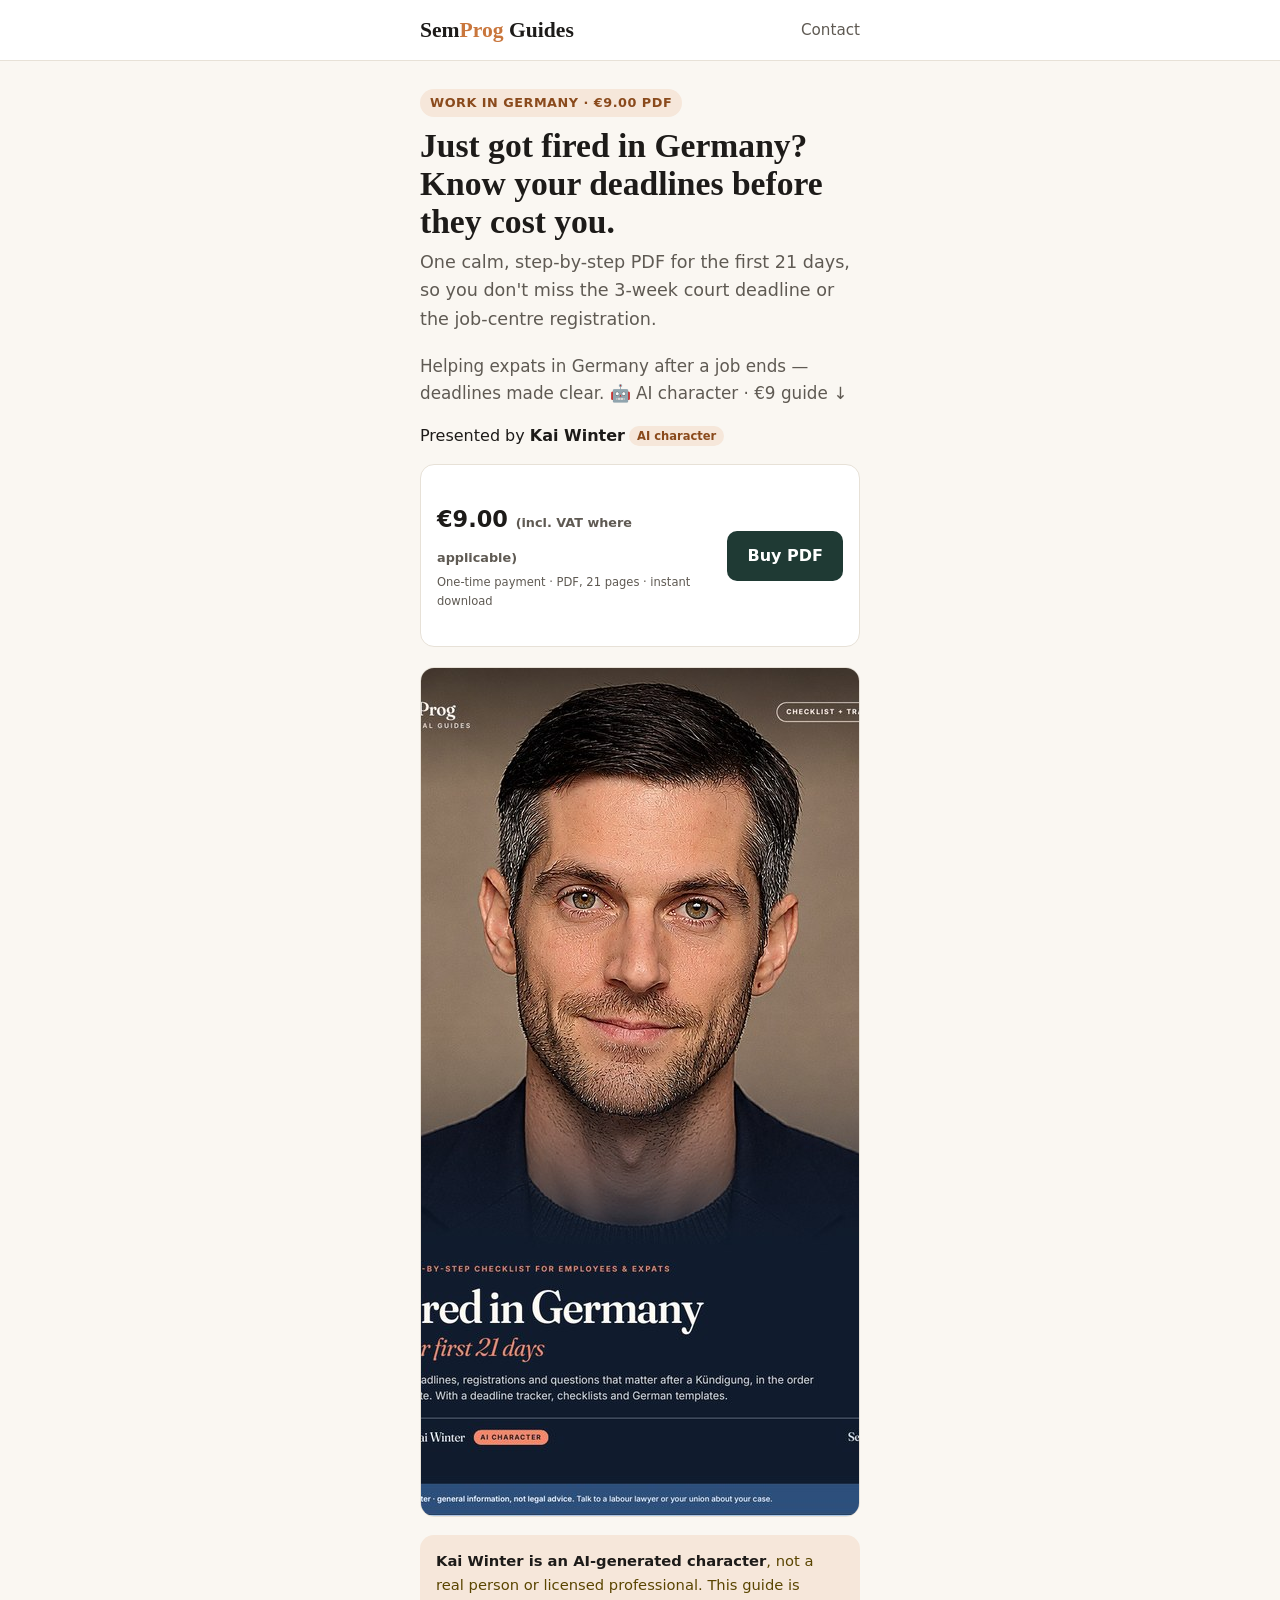
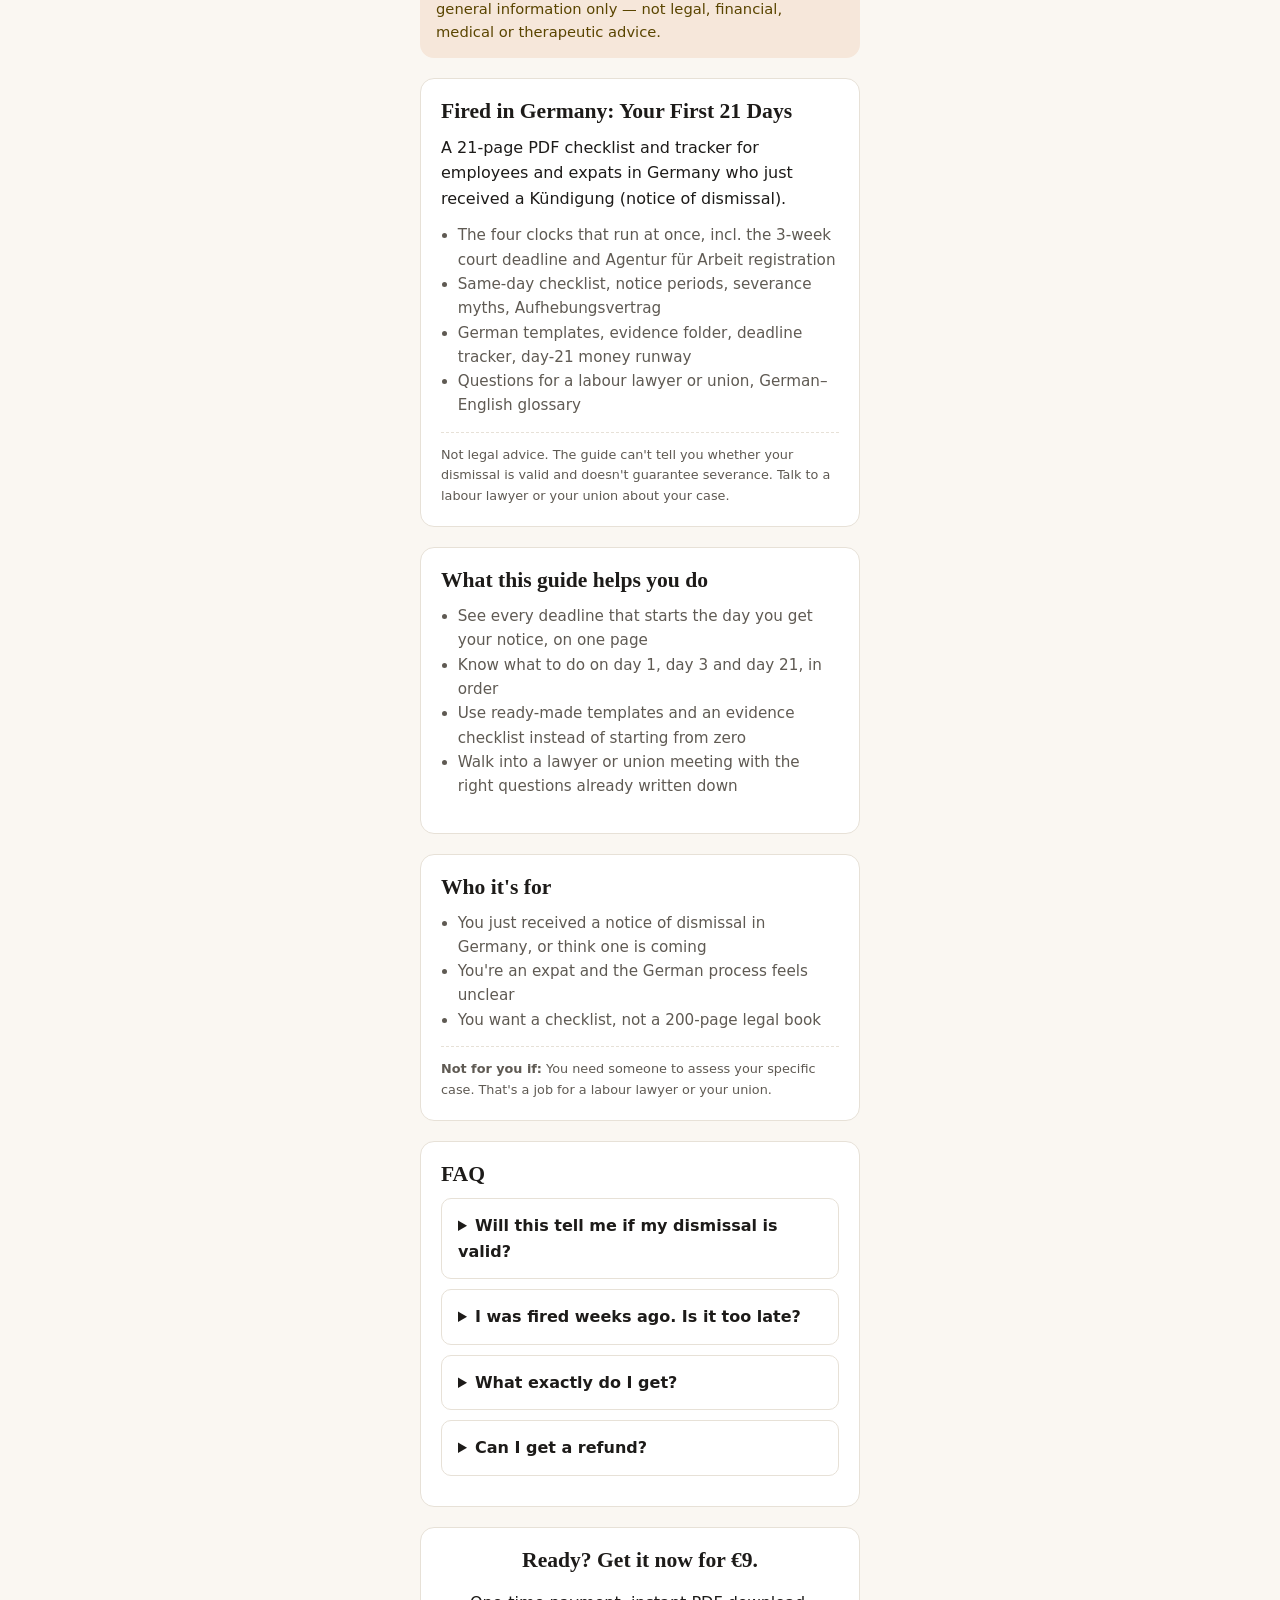
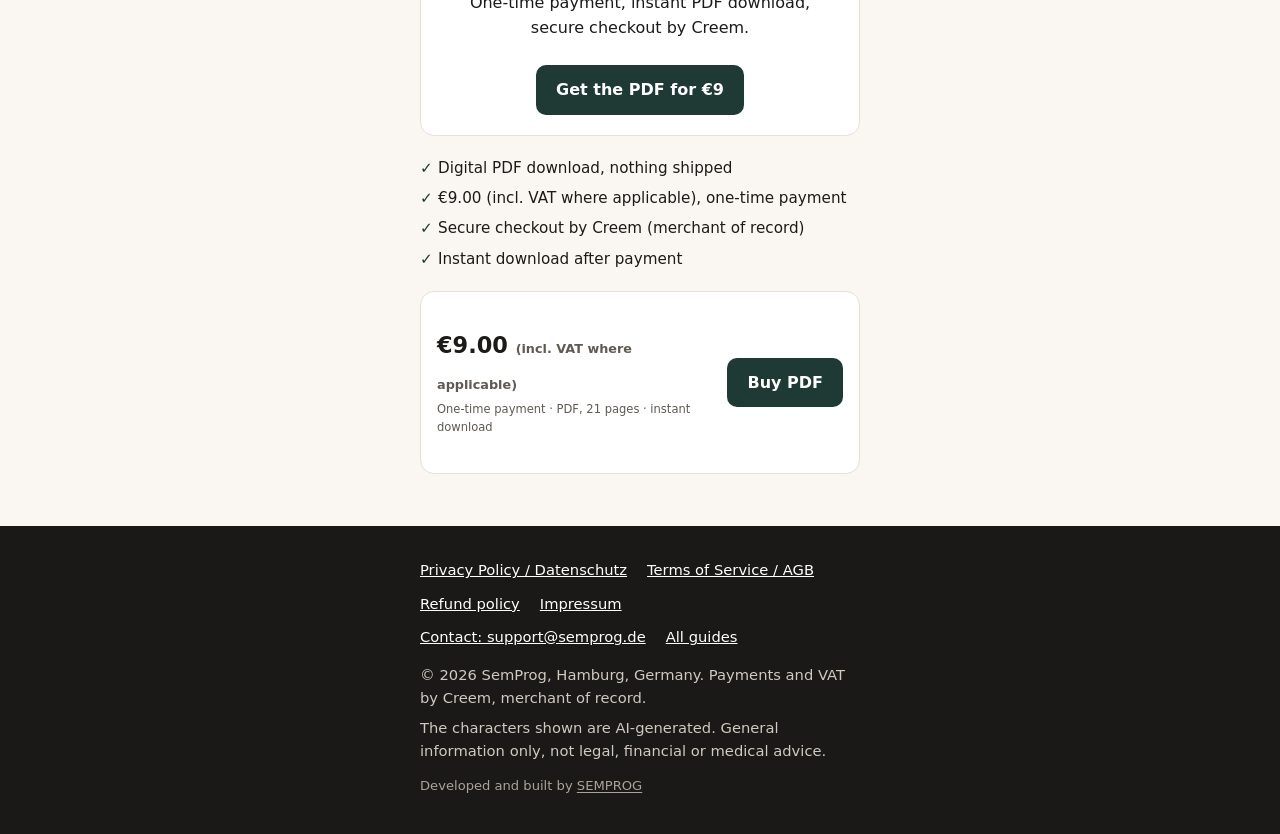
<file: kai/index.html>
<!doctype html>
<html lang="en">
<head>
<meta charset="utf-8">
<meta name="viewport" content="width=device-width, initial-scale=1">
<title>Kai Winter: Fired in Germany: Your First 21 Days · €9 PDF · SemProg Guides</title>
<meta name="description" content="€9 PDF guide for the first 21 days after a Kündigung in Germany. Checklists, deadlines and templates. Presented by AI character Kai Winter.">
<meta name="referrer" content="strict-origin-when-cross-origin">
<meta http-equiv="Content-Security-Policy" content="default-src 'self'; img-src 'self'; style-src 'self'; script-src 'none'; object-src 'none'; base-uri 'self'; form-action https://www.creem.io; frame-ancestors 'none'; upgrade-insecure-requests">
<meta property="og:type" content="website">
<meta property="og:site_name" content="SemProg Guides">
<meta property="og:title" content="Kai Winter: Fired in Germany: Your First 21 Days">
<meta property="og:description" content="€9 PDF guide for the first 21 days after a Kündigung in Germany. Checklists, deadlines and templates. Presented by AI character Kai Winter.">
<meta property="og:url" content="https://guides.semprog.de/kai/">
<meta property="og:image" content="https://guides.semprog.de/img/kai-cover.jpg">
<meta property="og:image:alt" content="Cover of the PDF guide Fired in Germany: Your First 21 Days, presented by the AI character Kai Winter">
<meta name="twitter:card" content="summary_large_image">
<link rel="stylesheet" href="/styles.css">
</head>
<body class="guide-page">

<header class="site-header">
  <div class="wrap">
    <a class="logo" href="/">Sem<span>Prog</span> Guides</a>
    <nav class="nav" aria-label="Main">
      <a href="mailto:support@semprog.de">Contact</a>
    </nav>
  </div>
</header>

<main>
<section class="hero">
  <div class="wrap">
    <span class="eyebrow">Work in Germany · €9.00 PDF</span>
    <h1>Just got fired in Germany? Know your deadlines before they cost you.</h1>
    <p class="lead">One calm, step-by-step PDF for the first 21 days, so you don&#x27;t miss the 3-week court deadline or the job-centre registration.</p>
    <p class="bio">Helping expats in Germany after a job ends — deadlines made clear. 🤖 AI character · €9 guide ↓</p>
    <p class="by" style="margin:0 0 12px;font-size:.9rem;color:var(--muted)">Presented by <strong style="color:var(--ink)">Kai Winter</strong><span class="ai-tag">AI character</span></p>

    <div class="buy-bar">
        <p class="price">€9.00 <span class="vat">(incl. VAT where applicable)</span><small>One-time payment · PDF, 21 pages · instant download</small></p>
        <a class="btn" href="https://www.creem.io/payment/prod_5L3OBaDKcI6woqjyzCX0tp" rel="noopener" target="_blank">Buy PDF</a>
      </div>

    <div class="cover">
      <img src="/img/kai-cover.jpg" width="600" height="848" alt="Cover of the PDF guide Fired in Germany: Your First 21 Days, presented by the AI character Kai Winter">
    </div>

    
    <div class="ai-box">
      <strong>Kai Winter is an AI-generated character</strong>, not a real person or licensed professional.
      This guide is general information only — not legal, financial, medical or therapeutic advice.
    </div>

    <div class="guide-block">
      <h2>Fired in Germany: Your First 21 Days</h2>
      <p class="summary">A 21-page PDF checklist and tracker for employees and expats in Germany who just received a Kündigung (notice of dismissal).</p>
      <ul>
          <li>The four clocks that run at once, incl. the 3-week court deadline and Agentur für Arbeit registration</li>
          <li>Same-day checklist, notice periods, severance myths, Aufhebungsvertrag</li>
          <li>German templates, evidence folder, deadline tracker, day-21 money runway</li>
          <li>Questions for a labour lawyer or union, German–English glossary</li>
      </ul>
      <p class="note">Not legal advice. The guide can't tell you whether your dismissal is valid and doesn't guarantee severance. Talk to a labour lawyer or your union about your case.</p>
    </div>

    <div class="guide-block benefits"><h2>What this guide helps you do</h2><ul><li>See every deadline that starts the day you get your notice, on one page</li><li>Know what to do on day 1, day 3 and day 21, in order</li><li>Use ready-made templates and an evidence checklist instead of starting from zero</li><li>Walk into a lawyer or union meeting with the right questions already written down</li></ul></div>
    <div class="guide-block who"><h2>Who it's for</h2><ul><li>You just received a notice of dismissal in Germany, or think one is coming</li><li>You&#x27;re an expat and the German process feels unclear</li><li>You want a checklist, not a 200-page legal book</li></ul><p class="note"><strong>Not for you if:</strong> You need someone to assess your specific case. That&#x27;s a job for a labour lawyer or your union.</p></div>
    <div class="guide-block faq"><h2>FAQ</h2><details><summary>Will this tell me if my dismissal is valid?</summary><p>No. It explains the general process and deadlines. Only a labour lawyer can judge your case.</p></details><details><summary>I was fired weeks ago. Is it too late?</summary><p>Some deadlines are very short (3 weeks for a court claim). The guide shows which ones apply; if you&#x27;re close, talk to a lawyer today.</p></details><details><summary>What exactly do I get?</summary><p>One PDF file, sent as an instant download after a one-time payment of €9.00 (incl. VAT where applicable). No subscription, nothing shipped.</p></details><details><summary>Can I get a refund?</summary><p>If the file is faulty, missing or not as described, email support@semprog.de. Refunds go through Creem. See the Terms for details.</p></details></div>
    <div class="guide-block cta"><h2>Ready? Get it now for €9.</h2><p>One-time payment, instant PDF download, secure checkout by Creem.</p><a class="btn" href="https://www.creem.io/payment/prod_5L3OBaDKcI6woqjyzCX0tp" rel="noopener" target="_blank">Get the PDF for €9</a></div>

    <ul class="facts">
      <li>Digital PDF download, nothing shipped</li>
      <li>€9.00 (incl. VAT where applicable), one-time payment</li>
      <li>Secure checkout by Creem (merchant of record)</li>
      <li>Instant download after payment</li>
    </ul>

    <div class="buy-bar">
        <p class="price">€9.00 <span class="vat">(incl. VAT where applicable)</span><small>One-time payment · PDF, 21 pages · instant download</small></p>
        <a class="btn" href="https://www.creem.io/payment/prod_5L3OBaDKcI6woqjyzCX0tp" rel="noopener" target="_blank">Buy PDF</a>
      </div>
  </div>
</section>
</main>

<footer class="site-footer">
  <div class="wrap">
    <ul class="footer-links">
      <li><a href="/privacy/">Privacy Policy / Datenschutz</a></li>
      <li><a href="/terms/">Terms of Service / AGB</a></li>
      <li><a href="/terms/#refund">Refund policy</a></li>
      <li><a href="/impressum/">Impressum</a></li>
      <li><a href="mailto:support@semprog.de">Contact: support@semprog.de</a></li>
      <li><a href="/">All guides</a></li>
    </ul>
    <p>© 2026 SemProg, Hamburg, Germany. Payments and VAT by Creem, merchant of record.</p>
    <p>The characters shown are AI-generated. General information only, not legal, financial or medical advice.</p>
    <p class="dev-credit">Developed and built by <a class="semprog-link" href="https://semprog.de" target="_blank" rel="noopener">SEMPROG</a></p>
  </div>
</footer>
</body>
</html>
</file>
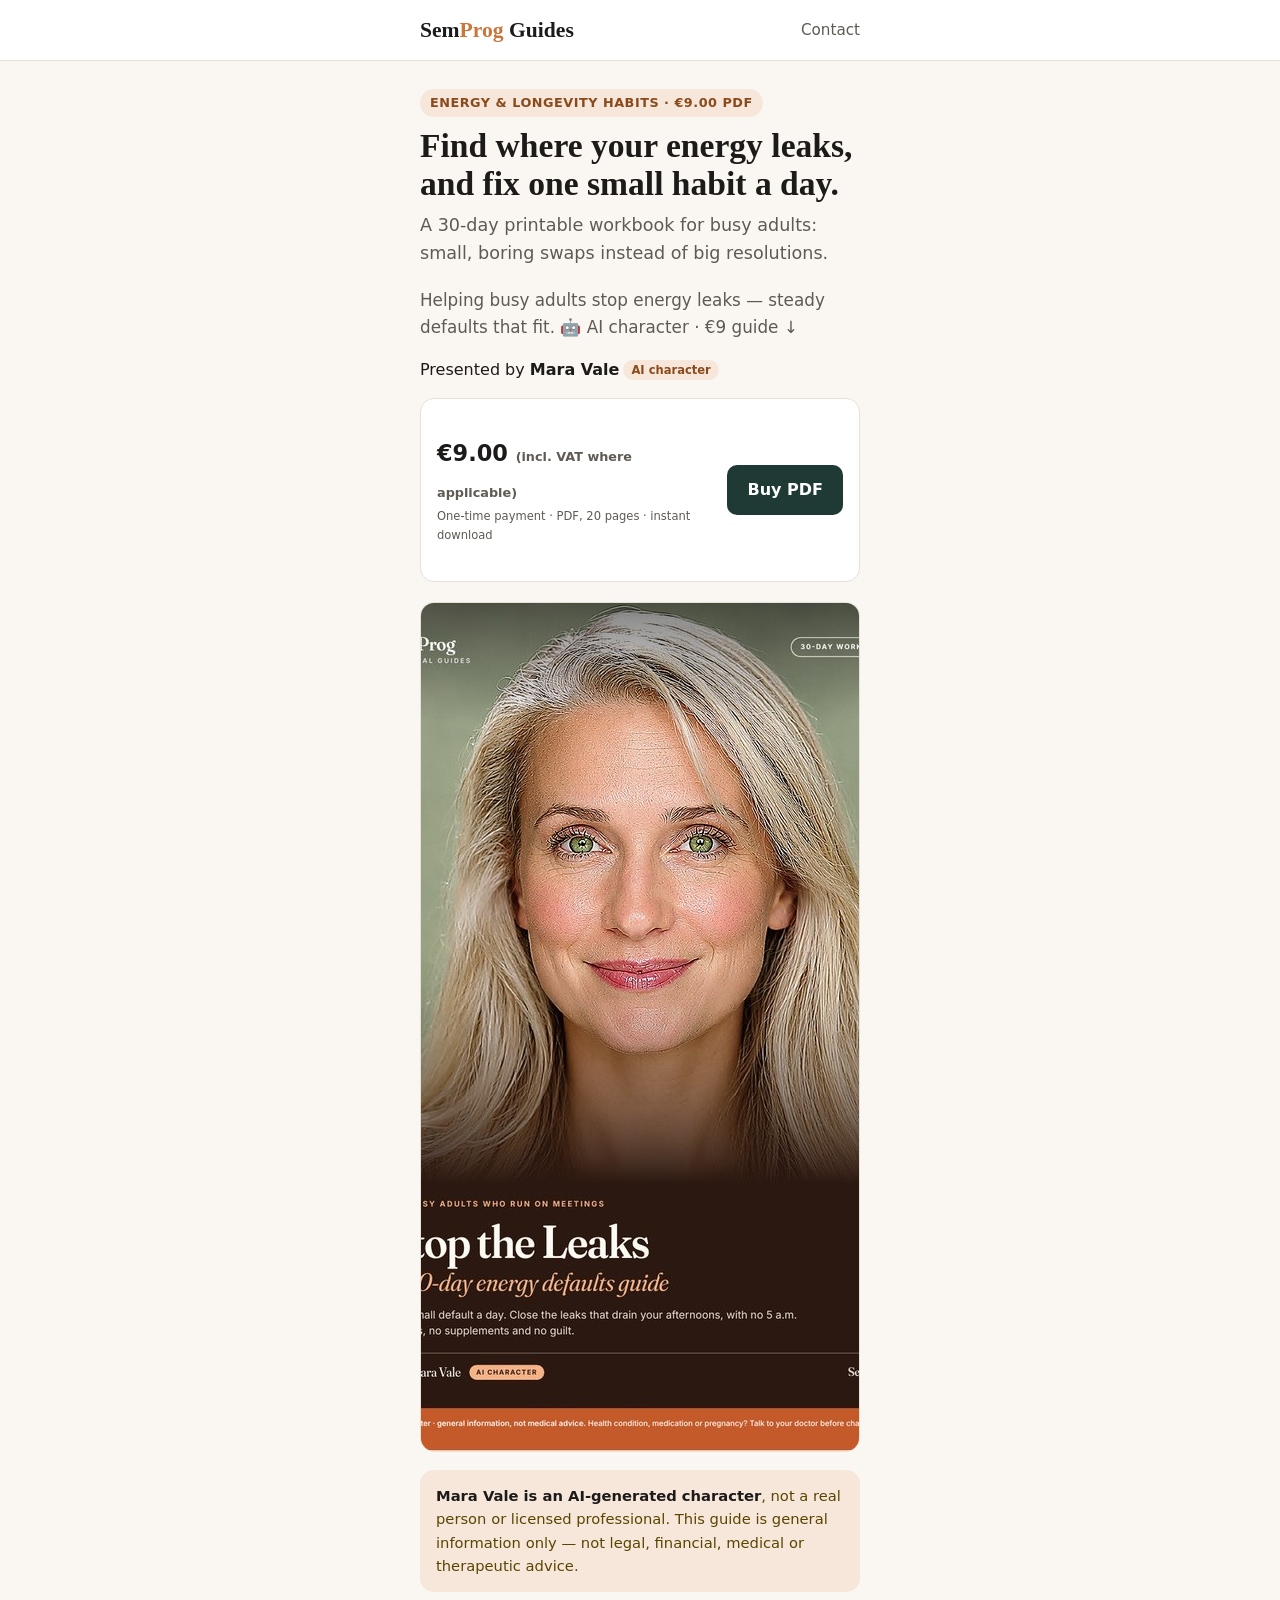
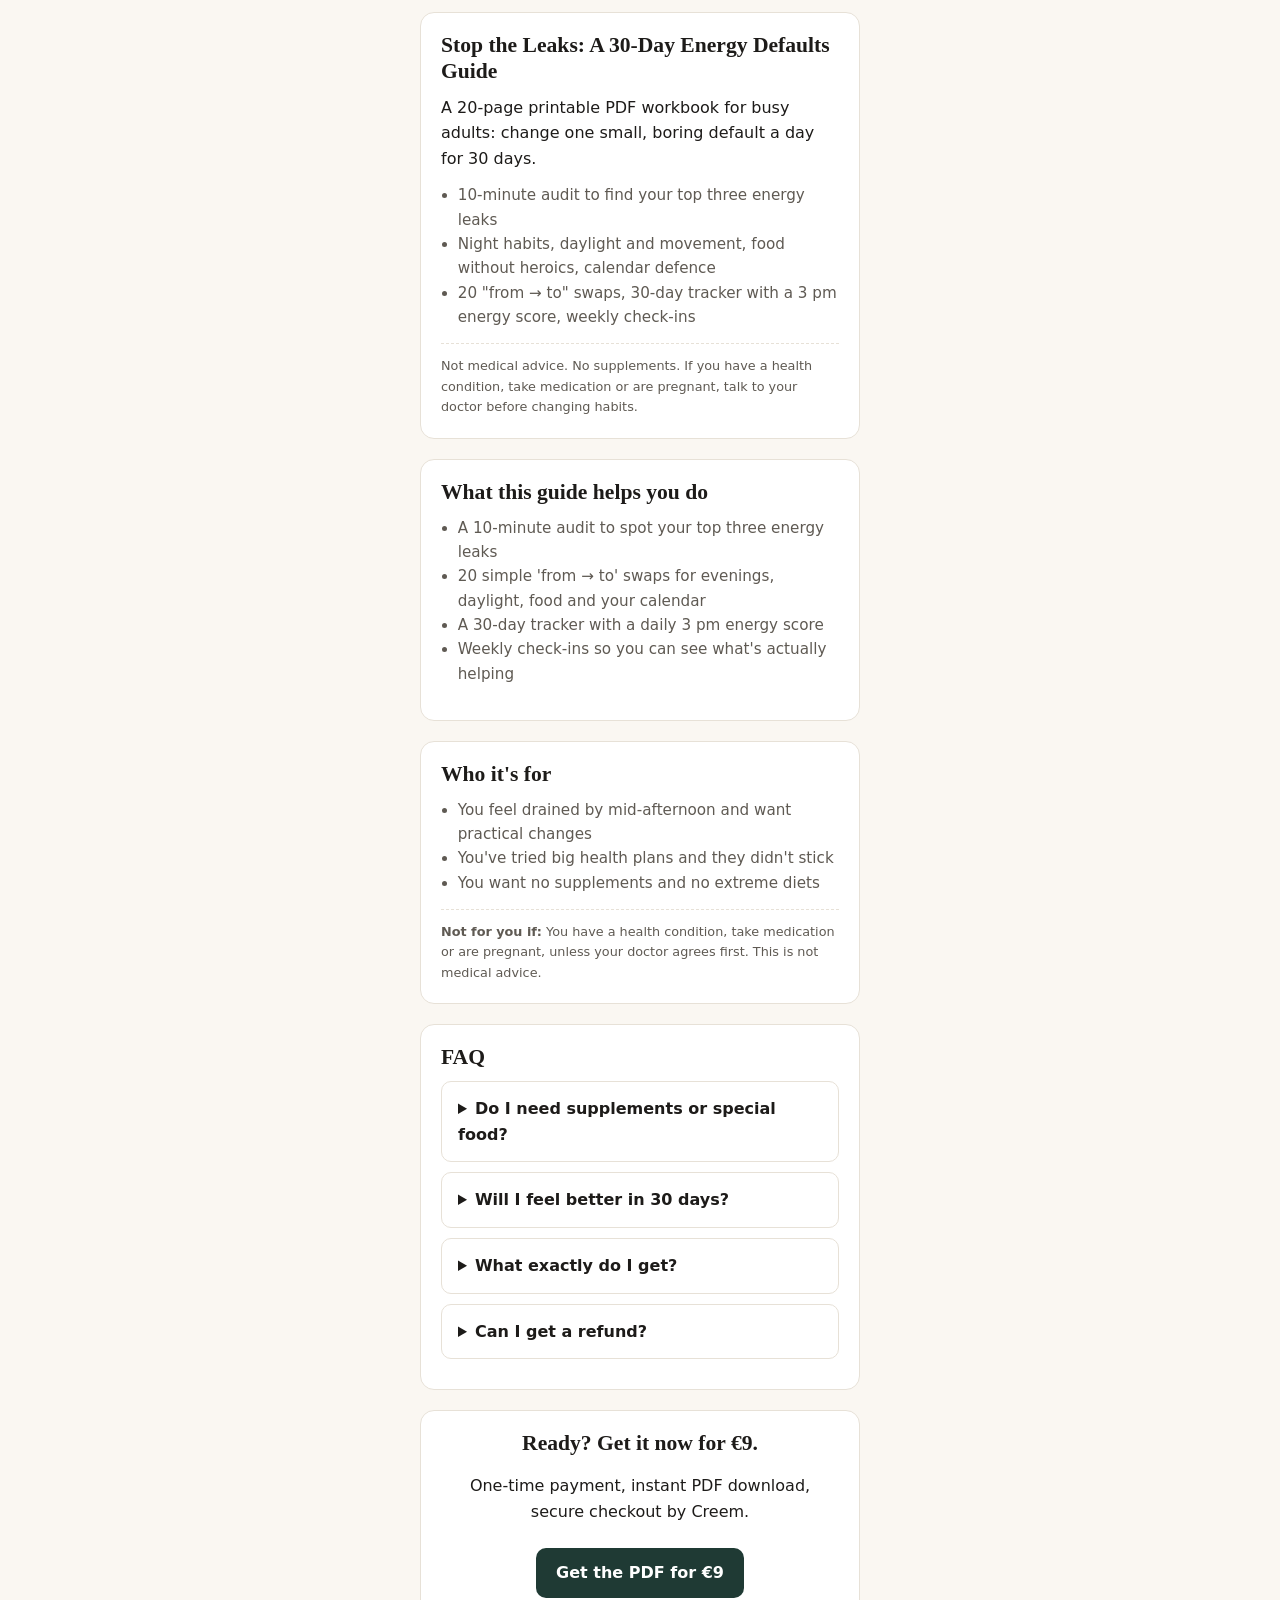
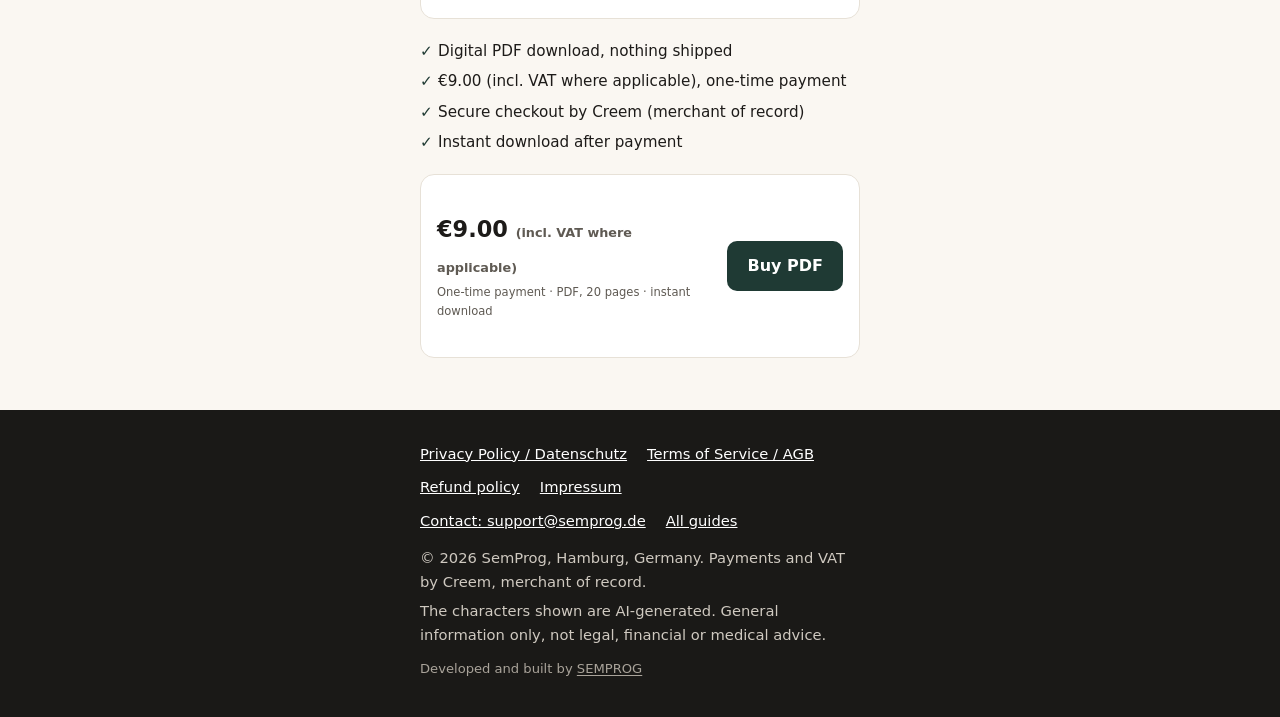
<file: mara/index.html>
<!doctype html>
<html lang="en">
<head>
<meta charset="utf-8">
<meta name="viewport" content="width=device-width, initial-scale=1">
<title>Mara Vale: Stop the Leaks: A 30-Day Energy Defaults Guide · €9 PDF · SemProg Guides</title>
<meta name="description" content="€9 PDF 30-day energy defaults guide for busy adults. Steady habits, no extremes. Presented by AI character Mara Vale.">
<meta name="referrer" content="strict-origin-when-cross-origin">
<meta http-equiv="Content-Security-Policy" content="default-src 'self'; img-src 'self'; style-src 'self'; script-src 'none'; object-src 'none'; base-uri 'self'; form-action https://www.creem.io; frame-ancestors 'none'; upgrade-insecure-requests">
<meta property="og:type" content="website">
<meta property="og:site_name" content="SemProg Guides">
<meta property="og:title" content="Mara Vale: Stop the Leaks: A 30-Day Energy Defaults Guide">
<meta property="og:description" content="€9 PDF 30-day energy defaults guide for busy adults. Steady habits, no extremes. Presented by AI character Mara Vale.">
<meta property="og:url" content="https://guides.semprog.de/mara/">
<meta property="og:image" content="https://guides.semprog.de/img/mara-cover.jpg">
<meta property="og:image:alt" content="Cover of the PDF guide Stop the Leaks: A 30-Day Energy Defaults Guide, presented by the AI character Mara Vale">
<meta name="twitter:card" content="summary_large_image">
<link rel="stylesheet" href="/styles.css">
</head>
<body class="guide-page">

<header class="site-header">
  <div class="wrap">
    <a class="logo" href="/">Sem<span>Prog</span> Guides</a>
    <nav class="nav" aria-label="Main">
      <a href="mailto:support@semprog.de">Contact</a>
    </nav>
  </div>
</header>

<main>
<section class="hero">
  <div class="wrap">
    <span class="eyebrow">Energy & longevity habits · €9.00 PDF</span>
    <h1>Find where your energy leaks, and fix one small habit a day.</h1>
    <p class="lead">A 30-day printable workbook for busy adults: small, boring swaps instead of big resolutions.</p>
    <p class="bio">Helping busy adults stop energy leaks — steady defaults that fit. 🤖 AI character · €9 guide ↓</p>
    <p class="by" style="margin:0 0 12px;font-size:.9rem;color:var(--muted)">Presented by <strong style="color:var(--ink)">Mara Vale</strong><span class="ai-tag">AI character</span></p>

    <div class="buy-bar">
        <p class="price">€9.00 <span class="vat">(incl. VAT where applicable)</span><small>One-time payment · PDF, 20 pages · instant download</small></p>
        <a class="btn" href="https://www.creem.io/payment/prod_6Y2XAcoHDKdPudbOLJmvjR" rel="noopener" target="_blank">Buy PDF</a>
      </div>

    <div class="cover">
      <img src="/img/mara-cover.jpg" width="600" height="848" alt="Cover of the PDF guide Stop the Leaks: A 30-Day Energy Defaults Guide, presented by the AI character Mara Vale">
    </div>

    
    <div class="ai-box">
      <strong>Mara Vale is an AI-generated character</strong>, not a real person or licensed professional.
      This guide is general information only — not legal, financial, medical or therapeutic advice.
    </div>

    <div class="guide-block">
      <h2>Stop the Leaks: A 30-Day Energy Defaults Guide</h2>
      <p class="summary">A 20-page printable PDF workbook for busy adults: change one small, boring default a day for 30 days.</p>
      <ul>
          <li>10-minute audit to find your top three energy leaks</li>
          <li>Night habits, daylight and movement, food without heroics, calendar defence</li>
          <li>20 "from → to" swaps, 30-day tracker with a 3 pm energy score, weekly check-ins</li>
      </ul>
      <p class="note">Not medical advice. No supplements. If you have a health condition, take medication or are pregnant, talk to your doctor before changing habits.</p>
    </div>

    <div class="guide-block benefits"><h2>What this guide helps you do</h2><ul><li>A 10-minute audit to spot your top three energy leaks</li><li>20 simple &#x27;from → to&#x27; swaps for evenings, daylight, food and your calendar</li><li>A 30-day tracker with a daily 3 pm energy score</li><li>Weekly check-ins so you can see what&#x27;s actually helping</li></ul></div>
    <div class="guide-block who"><h2>Who it's for</h2><ul><li>You feel drained by mid-afternoon and want practical changes</li><li>You&#x27;ve tried big health plans and they didn&#x27;t stick</li><li>You want no supplements and no extreme diets</li></ul><p class="note"><strong>Not for you if:</strong> You have a health condition, take medication or are pregnant, unless your doctor agrees first. This is not medical advice.</p></div>
    <div class="guide-block faq"><h2>FAQ</h2><details><summary>Do I need supplements or special food?</summary><p>No. The guide recommends no supplements or products.</p></details><details><summary>Will I feel better in 30 days?</summary><p>We can&#x27;t promise results. The workbook helps you test small habits and see what changes for you.</p></details><details><summary>What exactly do I get?</summary><p>One PDF file, sent as an instant download after a one-time payment of €9.00 (incl. VAT where applicable). No subscription, nothing shipped.</p></details><details><summary>Can I get a refund?</summary><p>If the file is faulty, missing or not as described, email support@semprog.de. Refunds go through Creem. See the Terms for details.</p></details></div>
    <div class="guide-block cta"><h2>Ready? Get it now for €9.</h2><p>One-time payment, instant PDF download, secure checkout by Creem.</p><a class="btn" href="https://www.creem.io/payment/prod_6Y2XAcoHDKdPudbOLJmvjR" rel="noopener" target="_blank">Get the PDF for €9</a></div>

    <ul class="facts">
      <li>Digital PDF download, nothing shipped</li>
      <li>€9.00 (incl. VAT where applicable), one-time payment</li>
      <li>Secure checkout by Creem (merchant of record)</li>
      <li>Instant download after payment</li>
    </ul>

    <div class="buy-bar">
        <p class="price">€9.00 <span class="vat">(incl. VAT where applicable)</span><small>One-time payment · PDF, 20 pages · instant download</small></p>
        <a class="btn" href="https://www.creem.io/payment/prod_6Y2XAcoHDKdPudbOLJmvjR" rel="noopener" target="_blank">Buy PDF</a>
      </div>
  </div>
</section>
</main>

<footer class="site-footer">
  <div class="wrap">
    <ul class="footer-links">
      <li><a href="/privacy/">Privacy Policy / Datenschutz</a></li>
      <li><a href="/terms/">Terms of Service / AGB</a></li>
      <li><a href="/terms/#refund">Refund policy</a></li>
      <li><a href="/impressum/">Impressum</a></li>
      <li><a href="mailto:support@semprog.de">Contact: support@semprog.de</a></li>
      <li><a href="/">All guides</a></li>
    </ul>
    <p>© 2026 SemProg, Hamburg, Germany. Payments and VAT by Creem, merchant of record.</p>
    <p>The characters shown are AI-generated. General information only, not legal, financial or medical advice.</p>
    <p class="dev-credit">Developed and built by <a class="semprog-link" href="https://semprog.de" target="_blank" rel="noopener">SEMPROG</a></p>
  </div>
</footer>
</body>
</html>
</file>
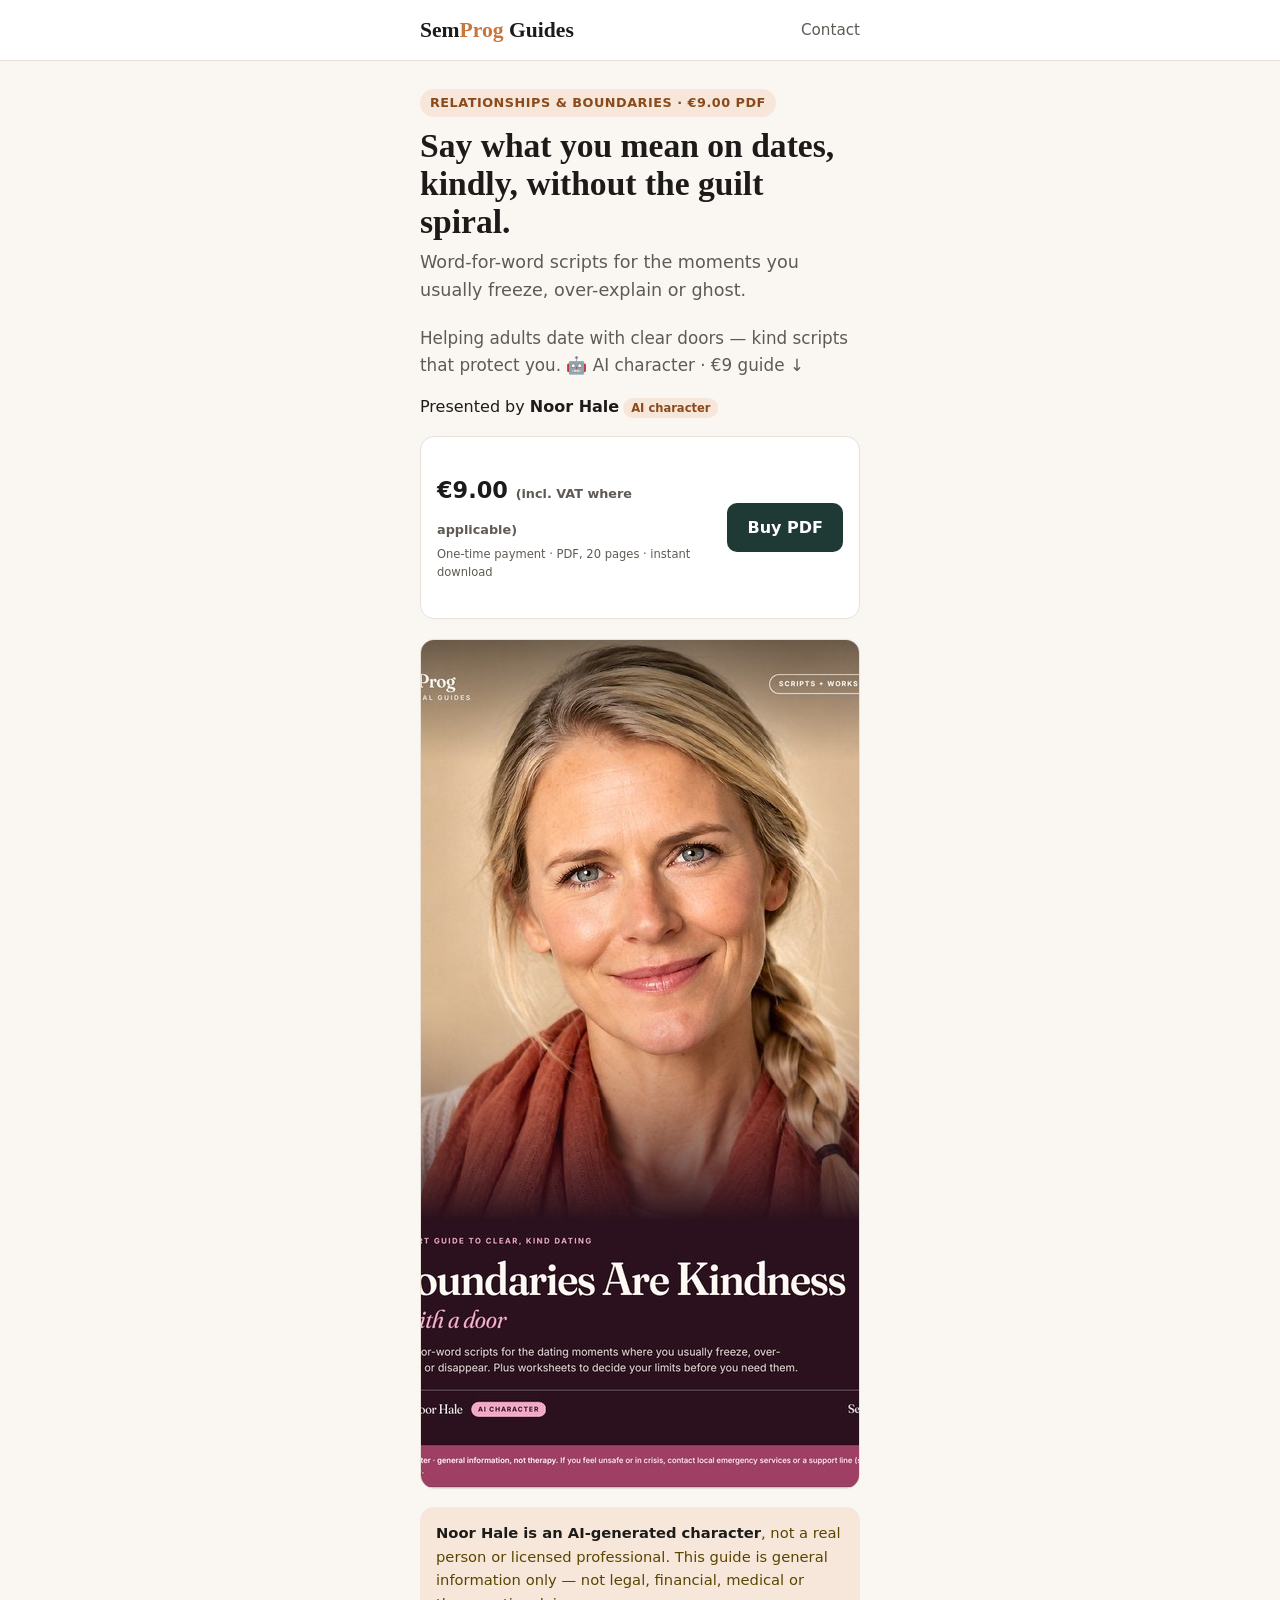
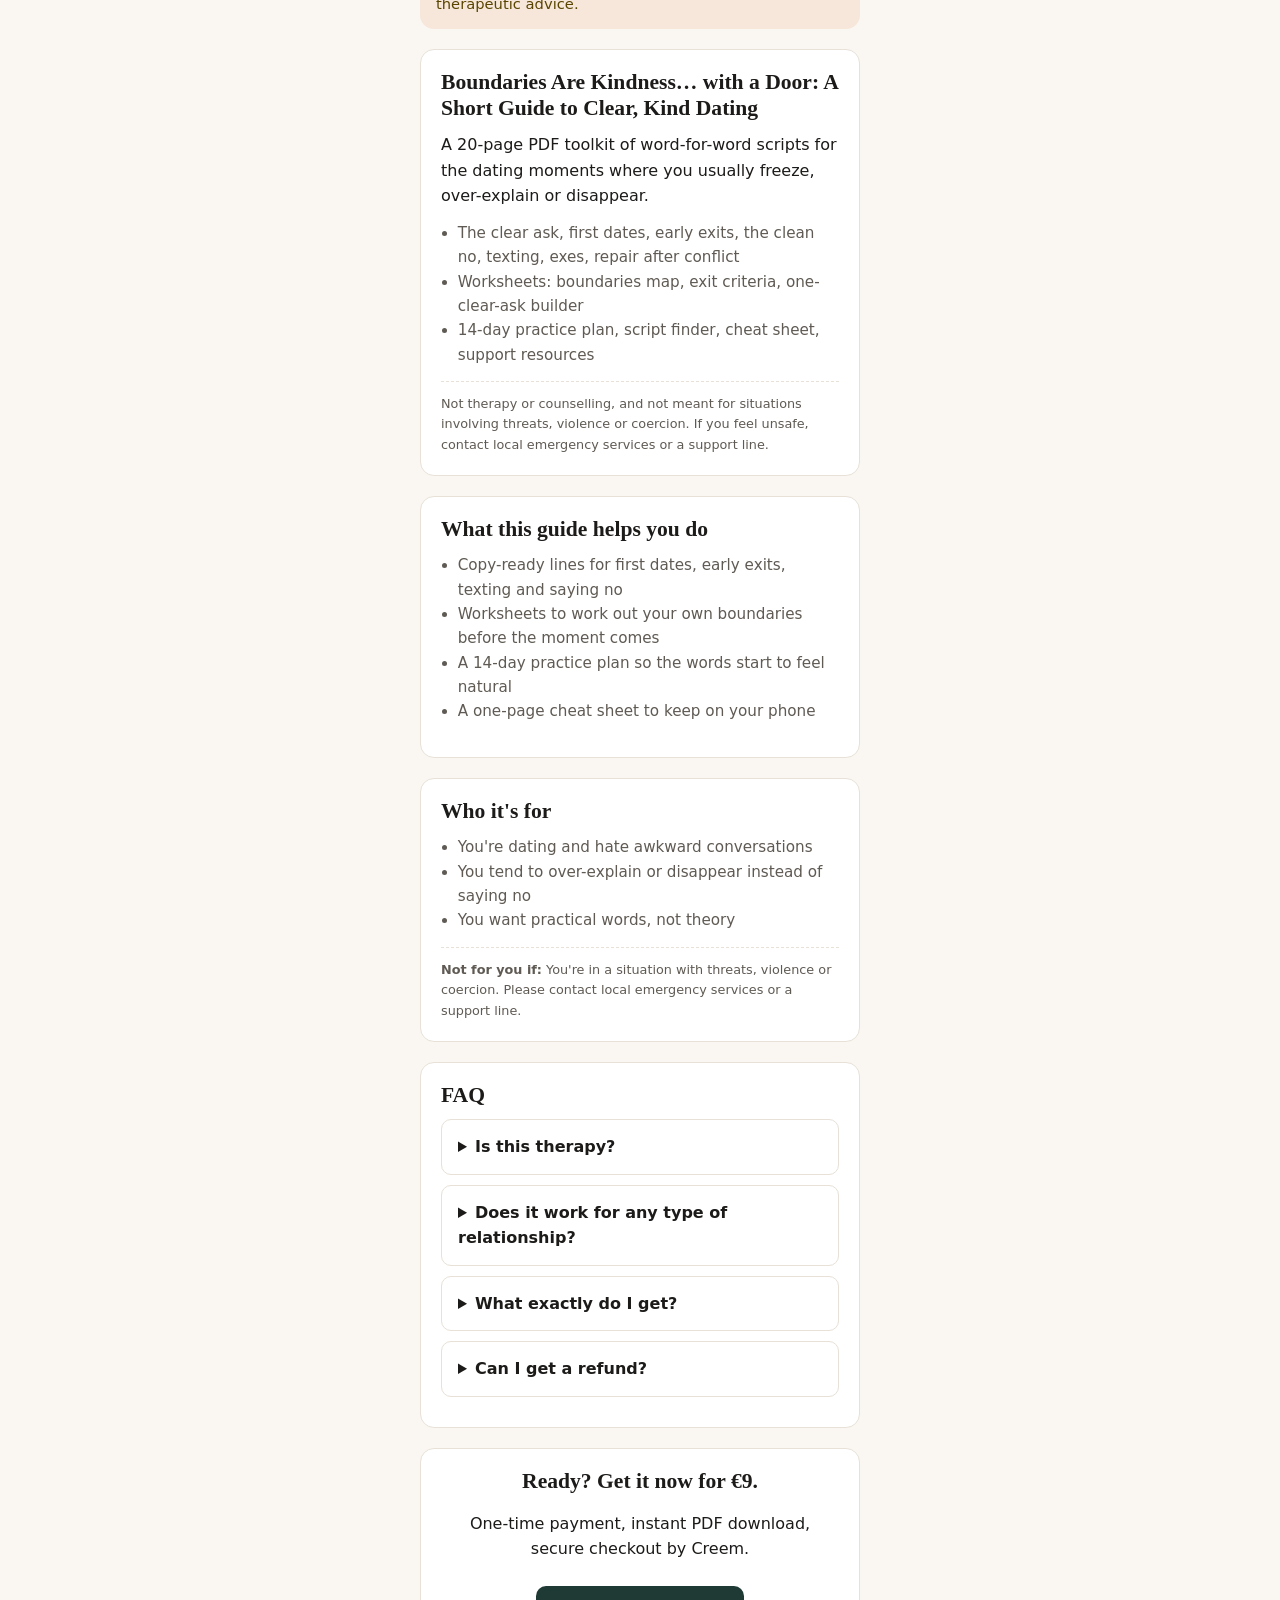
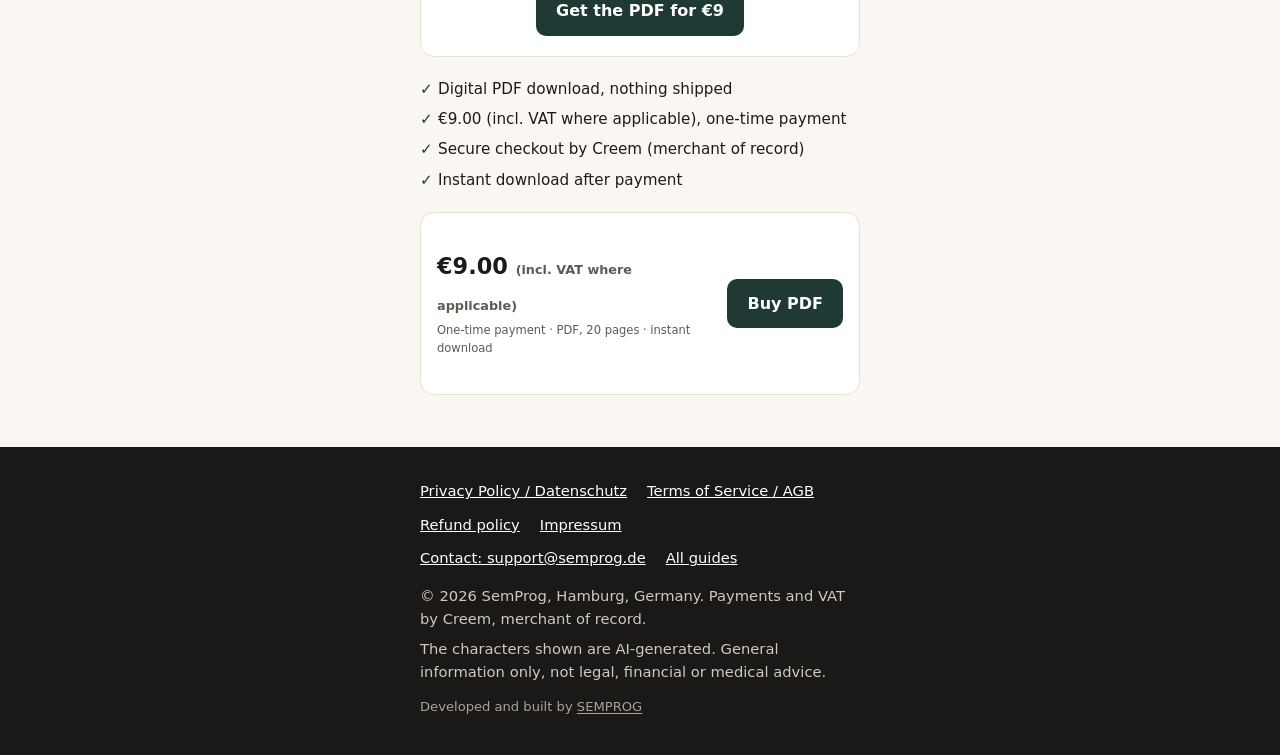
<file: noor/index.html>
<!doctype html>
<html lang="en">
<head>
<meta charset="utf-8">
<meta name="viewport" content="width=device-width, initial-scale=1">
<title>Noor Hale: Boundaries Are Kindness… with a Door: A Short Guide to Clear, Kind Dating · €9 PDF · SemProg Guides</title>
<meta name="description" content="€9 PDF of kind dating scripts and boundary worksheets. Clear doors, less guilt. Presented by AI character Noor Hale.">
<meta name="referrer" content="strict-origin-when-cross-origin">
<meta http-equiv="Content-Security-Policy" content="default-src 'self'; img-src 'self'; style-src 'self'; script-src 'none'; object-src 'none'; base-uri 'self'; form-action https://www.creem.io; frame-ancestors 'none'; upgrade-insecure-requests">
<meta property="og:type" content="website">
<meta property="og:site_name" content="SemProg Guides">
<meta property="og:title" content="Noor Hale: Boundaries Are Kindness… with a Door: A Short Guide to Clear, Kind Dating">
<meta property="og:description" content="€9 PDF of kind dating scripts and boundary worksheets. Clear doors, less guilt. Presented by AI character Noor Hale.">
<meta property="og:url" content="https://guides.semprog.de/noor/">
<meta property="og:image" content="https://guides.semprog.de/img/noor-cover.jpg">
<meta property="og:image:alt" content="Cover of the PDF guide Boundaries Are Kindness… with a Door, presented by the AI character Noor Hale">
<meta name="twitter:card" content="summary_large_image">
<link rel="stylesheet" href="/styles.css">
</head>
<body class="guide-page">

<header class="site-header">
  <div class="wrap">
    <a class="logo" href="/">Sem<span>Prog</span> Guides</a>
    <nav class="nav" aria-label="Main">
      <a href="mailto:support@semprog.de">Contact</a>
    </nav>
  </div>
</header>

<main>
<section class="hero">
  <div class="wrap">
    <span class="eyebrow">Relationships & boundaries · €9.00 PDF</span>
    <h1>Say what you mean on dates, kindly, without the guilt spiral.</h1>
    <p class="lead">Word-for-word scripts for the moments you usually freeze, over-explain or ghost.</p>
    <p class="bio">Helping adults date with clear doors — kind scripts that protect you. 🤖 AI character · €9 guide ↓</p>
    <p class="by" style="margin:0 0 12px;font-size:.9rem;color:var(--muted)">Presented by <strong style="color:var(--ink)">Noor Hale</strong><span class="ai-tag">AI character</span></p>

    <div class="buy-bar">
        <p class="price">€9.00 <span class="vat">(incl. VAT where applicable)</span><small>One-time payment · PDF, 20 pages · instant download</small></p>
        <a class="btn" href="https://www.creem.io/payment/prod_4bqdiSMsCNPXH1eSZsffbP" rel="noopener" target="_blank">Buy PDF</a>
      </div>

    <div class="cover">
      <img src="/img/noor-cover.jpg" width="600" height="848" alt="Cover of the PDF guide Boundaries Are Kindness… with a Door, presented by the AI character Noor Hale">
    </div>

    
    <div class="ai-box">
      <strong>Noor Hale is an AI-generated character</strong>, not a real person or licensed professional.
      This guide is general information only — not legal, financial, medical or therapeutic advice.
    </div>

    <div class="guide-block">
      <h2>Boundaries Are Kindness… with a Door: A Short Guide to Clear, Kind Dating</h2>
      <p class="summary">A 20-page PDF toolkit of word-for-word scripts for the dating moments where you usually freeze, over-explain or disappear.</p>
      <ul>
          <li>The clear ask, first dates, early exits, the clean no, texting, exes, repair after conflict</li>
          <li>Worksheets: boundaries map, exit criteria, one-clear-ask builder</li>
          <li>14-day practice plan, script finder, cheat sheet, support resources</li>
      </ul>
      <p class="note">Not therapy or counselling, and not meant for situations involving threats, violence or coercion. If you feel unsafe, contact local emergency services or a support line.</p>
    </div>

    <div class="guide-block benefits"><h2>What this guide helps you do</h2><ul><li>Copy-ready lines for first dates, early exits, texting and saying no</li><li>Worksheets to work out your own boundaries before the moment comes</li><li>A 14-day practice plan so the words start to feel natural</li><li>A one-page cheat sheet to keep on your phone</li></ul></div>
    <div class="guide-block who"><h2>Who it's for</h2><ul><li>You&#x27;re dating and hate awkward conversations</li><li>You tend to over-explain or disappear instead of saying no</li><li>You want practical words, not theory</li></ul><p class="note"><strong>Not for you if:</strong> You&#x27;re in a situation with threats, violence or coercion. Please contact local emergency services or a support line.</p></div>
    <div class="guide-block faq"><h2>FAQ</h2><details><summary>Is this therapy?</summary><p>No. It&#x27;s a practical script toolkit, not counselling or therapy.</p></details><details><summary>Does it work for any type of relationship?</summary><p>The scripts are written for dating, but many people use them with friends and family too.</p></details><details><summary>What exactly do I get?</summary><p>One PDF file, sent as an instant download after a one-time payment of €9.00 (incl. VAT where applicable). No subscription, nothing shipped.</p></details><details><summary>Can I get a refund?</summary><p>If the file is faulty, missing or not as described, email support@semprog.de. Refunds go through Creem. See the Terms for details.</p></details></div>
    <div class="guide-block cta"><h2>Ready? Get it now for €9.</h2><p>One-time payment, instant PDF download, secure checkout by Creem.</p><a class="btn" href="https://www.creem.io/payment/prod_4bqdiSMsCNPXH1eSZsffbP" rel="noopener" target="_blank">Get the PDF for €9</a></div>

    <ul class="facts">
      <li>Digital PDF download, nothing shipped</li>
      <li>€9.00 (incl. VAT where applicable), one-time payment</li>
      <li>Secure checkout by Creem (merchant of record)</li>
      <li>Instant download after payment</li>
    </ul>

    <div class="buy-bar">
        <p class="price">€9.00 <span class="vat">(incl. VAT where applicable)</span><small>One-time payment · PDF, 20 pages · instant download</small></p>
        <a class="btn" href="https://www.creem.io/payment/prod_4bqdiSMsCNPXH1eSZsffbP" rel="noopener" target="_blank">Buy PDF</a>
      </div>
  </div>
</section>
</main>

<footer class="site-footer">
  <div class="wrap">
    <ul class="footer-links">
      <li><a href="/privacy/">Privacy Policy / Datenschutz</a></li>
      <li><a href="/terms/">Terms of Service / AGB</a></li>
      <li><a href="/terms/#refund">Refund policy</a></li>
      <li><a href="/impressum/">Impressum</a></li>
      <li><a href="mailto:support@semprog.de">Contact: support@semprog.de</a></li>
      <li><a href="/">All guides</a></li>
    </ul>
    <p>© 2026 SemProg, Hamburg, Germany. Payments and VAT by Creem, merchant of record.</p>
    <p>The characters shown are AI-generated. General information only, not legal, financial or medical advice.</p>
    <p class="dev-credit">Developed and built by <a class="semprog-link" href="https://semprog.de" target="_blank" rel="noopener">SEMPROG</a></p>
  </div>
</footer>
</body>
</html>
</file>
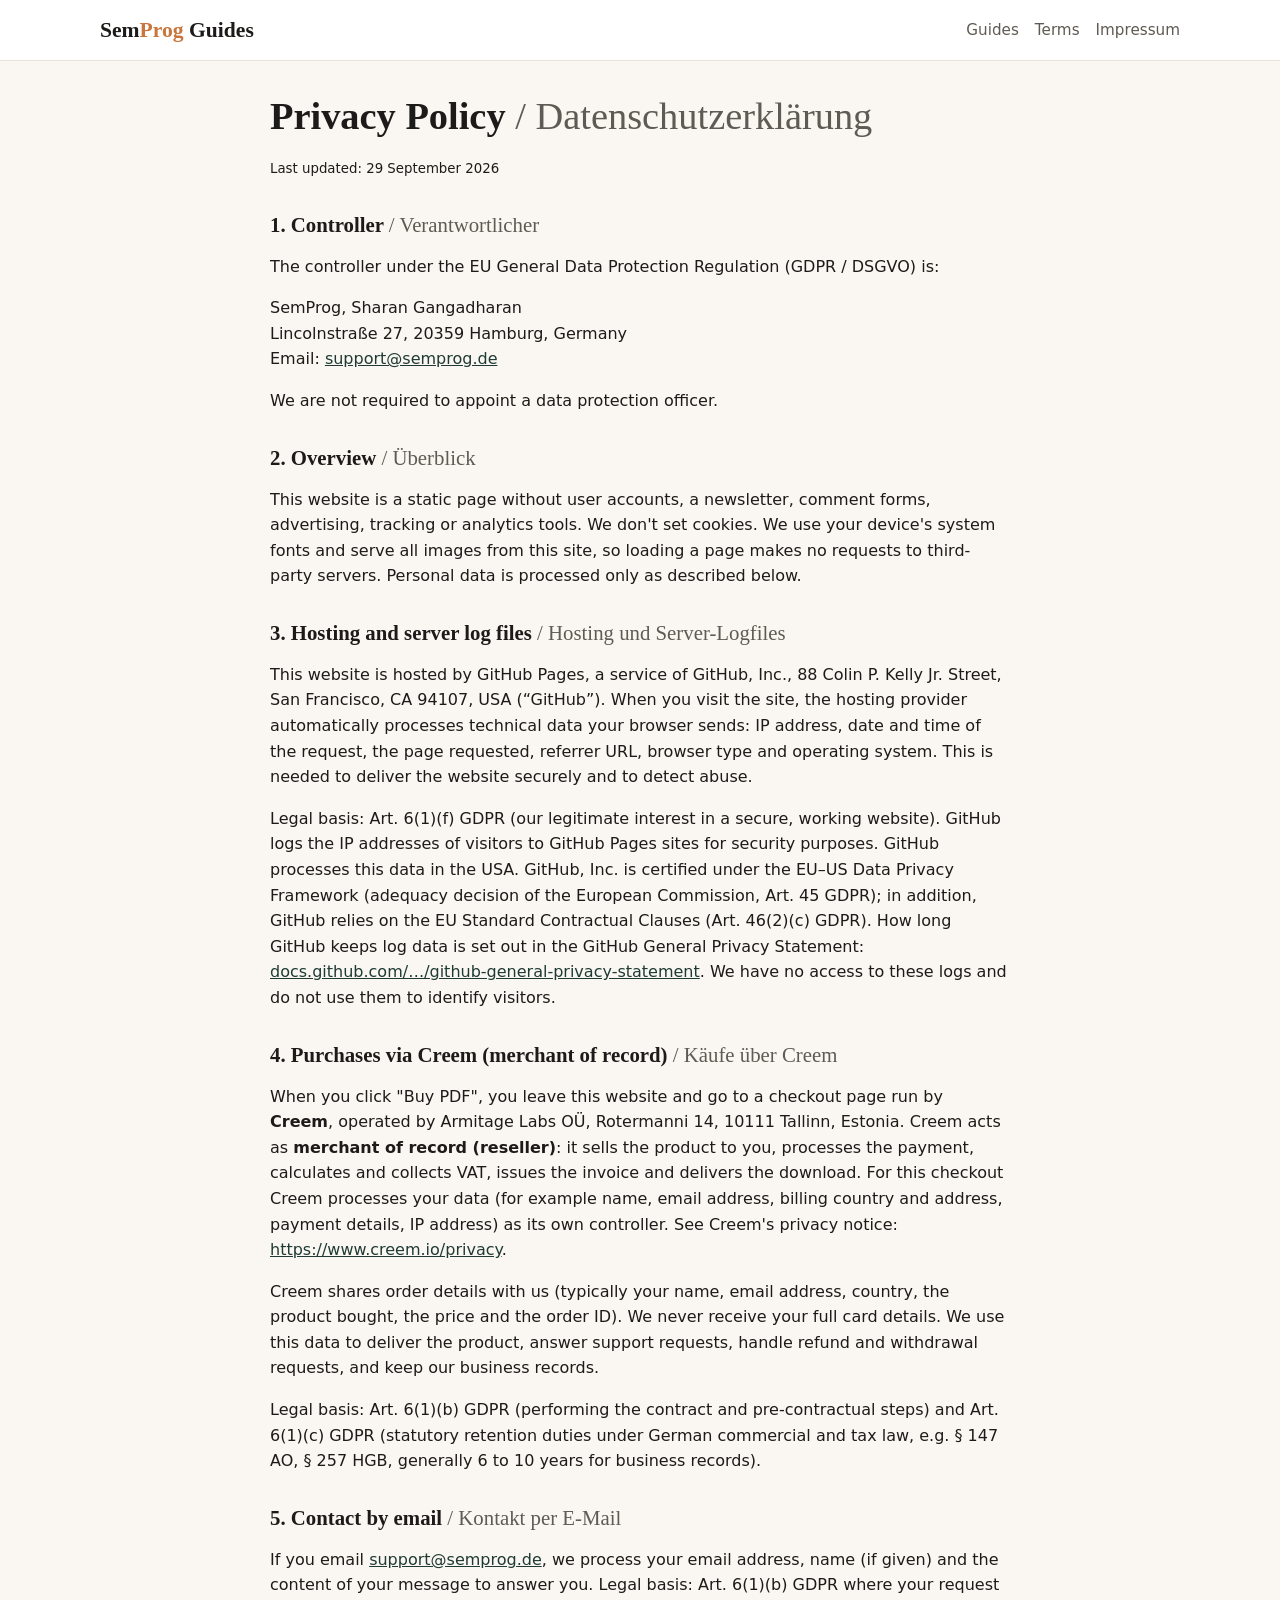
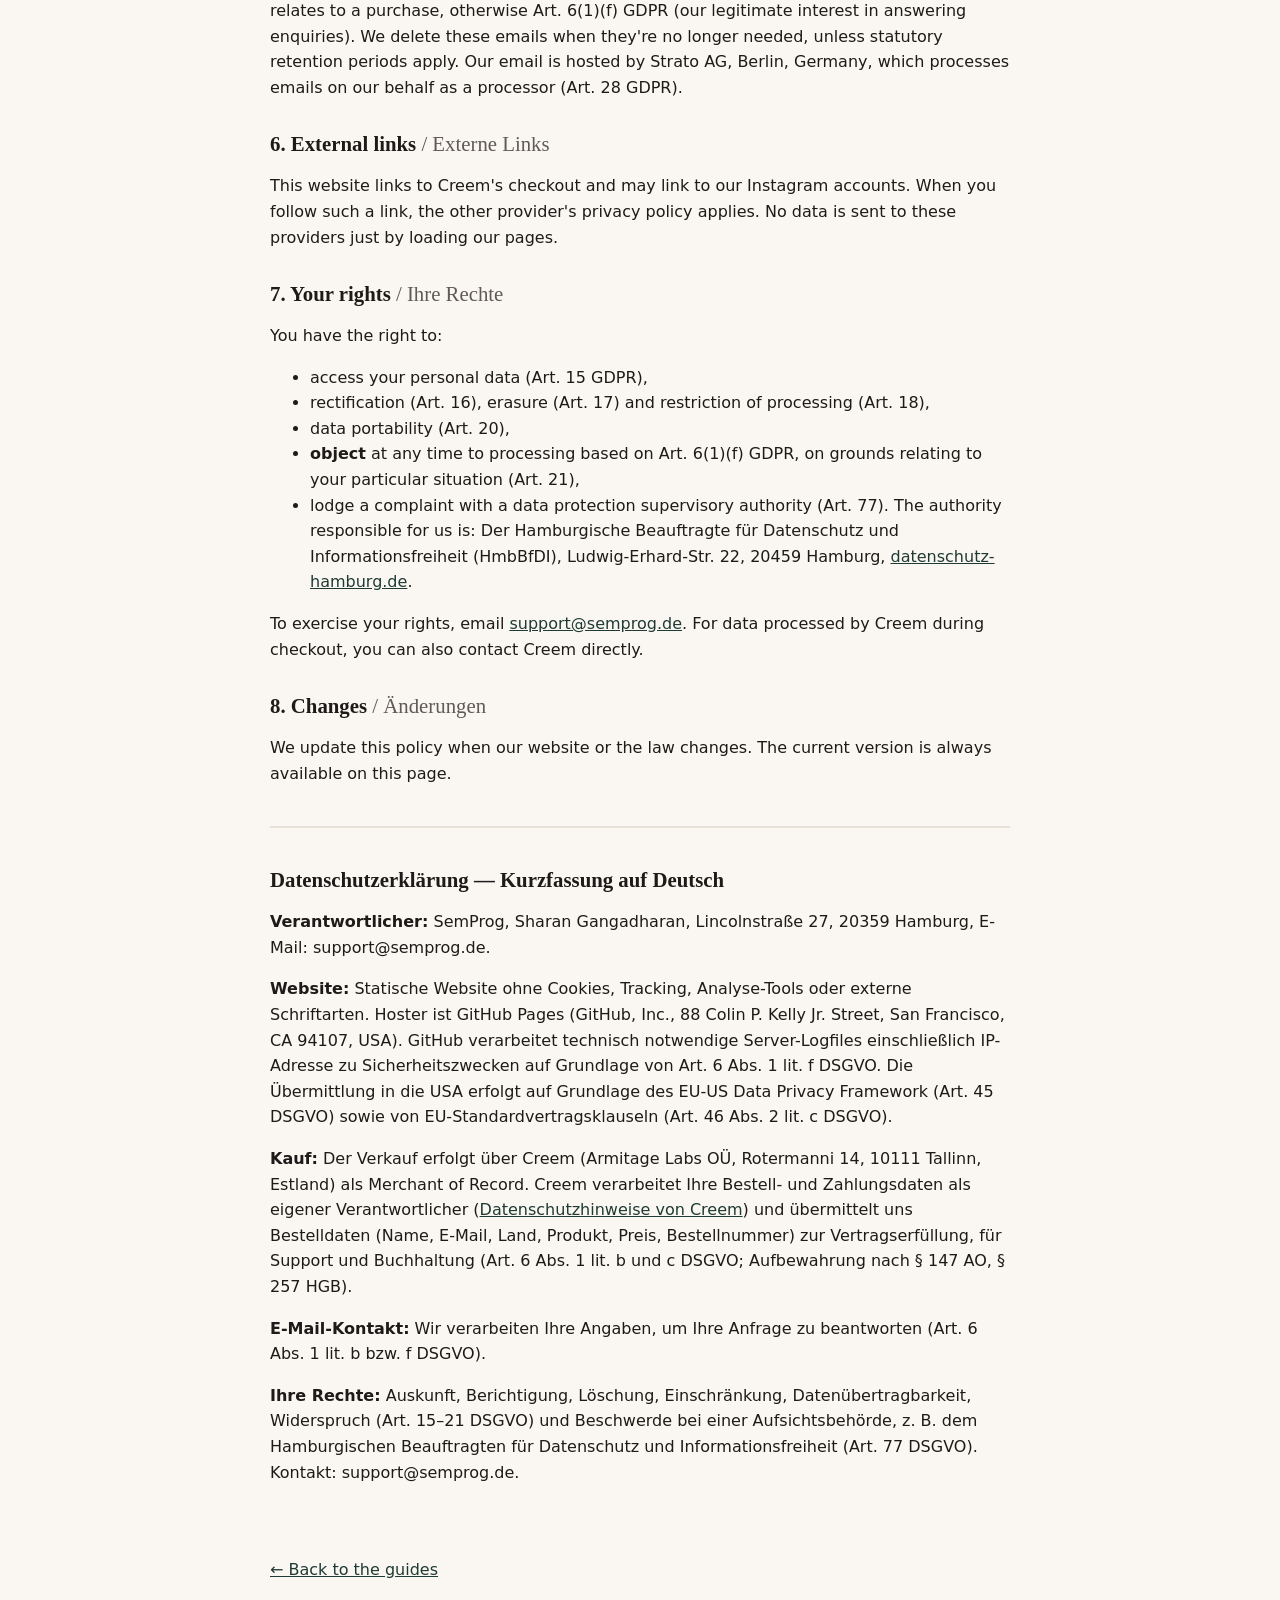
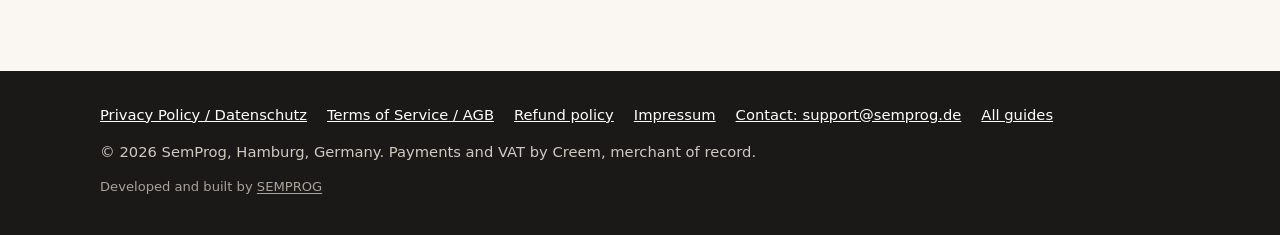
<file: privacy/index.html>
<!doctype html>
<html lang="en">
<head>
<link rel="canonical" href="https://guides.semprog.de/privacy/">
<meta charset="utf-8">
<meta name="viewport" content="width=device-width, initial-scale=1">
<title>Privacy Policy / Datenschutzerklärung · SemProg Guides</title>
<meta http-equiv="Content-Security-Policy" content="default-src 'self'; img-src 'self'; style-src 'self'; script-src 'none'; object-src 'none'; base-uri 'self'; form-action https://www.creem.io; frame-ancestors 'none'; upgrade-insecure-requests">
<meta name="referrer" content="strict-origin-when-cross-origin">
<link rel="stylesheet" href="/styles.css">
</head>
<body>
<header class="site-header"><div class="wrap"><a class="logo" href="/">Sem<span>Prog</span> Guides</a><nav class="nav" aria-label="Main"><a href="/#guides">Guides</a><a href="/terms/">Terms</a><a href="/impressum/">Impressum</a></nav></div></header>
<main class="wrap legal">
  <h1>Privacy Policy <span class="de">/ Datenschutzerklärung</span></h1>
  <p><small>Last updated: 29 September 2026</small></p>
  <h2>1. Controller <span class="de">/ Verantwortlicher</span></h2>
  <p>The controller under the EU General Data Protection Regulation (GDPR / DSGVO) is:</p>
  <address>SemProg, Sharan Gangadharan<br>Lincolnstraße 27, 20359 Hamburg, Germany<br>Email: <a href="mailto:support@semprog.de">support@semprog.de</a></address>
  <p>We are not required to appoint a data protection officer.</p>

  <h2>2. Overview <span class="de">/ Überblick</span></h2>
  <p>This website is a static page without user accounts, a newsletter, comment forms, advertising, tracking or analytics tools. We don't set cookies. We use your device's system fonts and serve all images from this site, so loading a page makes no requests to third-party servers. Personal data is processed only as described below.</p>

  <h2>3. Hosting and server log files <span class="de">/ Hosting und Server-Logfiles</span></h2>
  <p>This website is hosted by GitHub Pages, a service of GitHub, Inc., 88 Colin P. Kelly Jr. Street, San Francisco, CA 94107, USA (“GitHub”). When you visit the site, the hosting provider automatically processes technical data your browser sends: IP address, date and time of the request, the page requested, referrer URL, browser type and operating system. This is needed to deliver the website securely and to detect abuse.</p>
  <p>Legal basis: Art. 6(1)(f) GDPR (our legitimate interest in a secure, working website). GitHub logs the IP addresses of visitors to GitHub Pages sites for security purposes. GitHub processes this data in the USA. GitHub, Inc. is certified under the EU–US Data Privacy Framework (adequacy decision of the European Commission, Art. 45 GDPR); in addition, GitHub relies on the EU Standard Contractual Clauses (Art. 46(2)(c) GDPR). How long GitHub keeps log data is set out in the GitHub General Privacy Statement: <a href="https://docs.github.com/en/site-policy/privacy-policies/github-general-privacy-statement" rel="noopener">docs.github.com/…/github-general-privacy-statement</a>. We have no access to these logs and do not use them to identify visitors.</p>

  <h2>4. Purchases via Creem (merchant of record) <span class="de">/ Käufe über Creem</span></h2>
  <p>When you click "Buy PDF", you leave this website and go to a checkout page run by <strong>Creem</strong>, operated by Armitage Labs OÜ, Rotermanni 14, 10111 Tallinn, Estonia. Creem acts as <strong>merchant of record (reseller)</strong>: it sells the product to you, processes the payment, calculates and collects VAT, issues the invoice and delivers the download. For this checkout Creem processes your data (for example name, email address, billing country and address, payment details, IP address) as its own controller. See Creem's privacy notice: <a href="https://www.creem.io/privacy" rel="noopener">https://www.creem.io/privacy</a>.</p>
  <p>Creem shares order details with us (typically your name, email address, country, the product bought, the price and the order ID). We never receive your full card details. We use this data to deliver the product, answer support requests, handle refund and withdrawal requests, and keep our business records.</p>
  <p>Legal basis: Art. 6(1)(b) GDPR (performing the contract and pre-contractual steps) and Art. 6(1)(c) GDPR (statutory retention duties under German commercial and tax law, e.g. § 147 AO, § 257 HGB, generally 6 to 10 years for business records).</p>

  <h2>5. Contact by email <span class="de">/ Kontakt per E-Mail</span></h2>
  <p>If you email <a href="mailto:support@semprog.de">support@semprog.de</a>, we process your email address, name (if given) and the content of your message to answer you. Legal basis: Art. 6(1)(b) GDPR where your request relates to a purchase, otherwise Art. 6(1)(f) GDPR (our legitimate interest in answering enquiries). We delete these emails when they're no longer needed, unless statutory retention periods apply. Our email is hosted by Strato AG, Berlin, Germany, which processes emails on our behalf as a processor (Art. 28 GDPR).</p>

  <h2>6. External links <span class="de">/ Externe Links</span></h2>
  <p>This website links to Creem's checkout and may link to our Instagram accounts. When you follow such a link, the other provider's privacy policy applies. No data is sent to these providers just by loading our pages.</p>

  <h2>7. Your rights <span class="de">/ Ihre Rechte</span></h2>
  <p>You have the right to:</p>
  <ul>
    <li>access your personal data (Art. 15 GDPR),</li>
    <li>rectification (Art. 16), erasure (Art. 17) and restriction of processing (Art. 18),</li>
    <li>data portability (Art. 20),</li>
    <li><strong>object</strong> at any time to processing based on Art. 6(1)(f) GDPR, on grounds relating to your particular situation (Art. 21),</li>
    <li>lodge a complaint with a data protection supervisory authority (Art. 77). The authority responsible for us is: Der Hamburgische Beauftragte für Datenschutz und Informationsfreiheit (HmbBfDI), Ludwig-Erhard-Str. 22, 20459 Hamburg, <a href="https://datenschutz-hamburg.de" rel="noopener">datenschutz-hamburg.de</a>.</li>
  </ul>
  <p>To exercise your rights, email <a href="mailto:support@semprog.de">support@semprog.de</a>. For data processed by Creem during checkout, you can also contact Creem directly.</p>

  <h2>8. Changes <span class="de">/ Änderungen</span></h2>
  <p>We update this policy when our website or the law changes. The current version is always available on this page.</p>

  <section class="german" lang="de">
    <h2>Datenschutzerklärung — Kurzfassung auf Deutsch</h2>
    <p><strong>Verantwortlicher:</strong> SemProg, Sharan Gangadharan, Lincolnstraße 27, 20359 Hamburg, E-Mail: support@semprog.de.</p>
    <p><strong>Website:</strong> Statische Website ohne Cookies, Tracking, Analyse-Tools oder externe Schriftarten. Hoster ist GitHub Pages (GitHub, Inc., 88 Colin P. Kelly Jr. Street, San Francisco, CA 94107, USA). GitHub verarbeitet technisch notwendige Server-Logfiles einschließlich IP-Adresse zu Sicherheitszwecken auf Grundlage von Art. 6 Abs. 1 lit. f DSGVO. Die Übermittlung in die USA erfolgt auf Grundlage des EU-US Data Privacy Framework (Art. 45 DSGVO) sowie von EU-Standardvertragsklauseln (Art. 46 Abs. 2 lit. c DSGVO).</p>
    <p><strong>Kauf:</strong> Der Verkauf erfolgt über Creem (Armitage Labs OÜ, Rotermanni 14, 10111 Tallinn, Estland) als Merchant of Record. Creem verarbeitet Ihre Bestell- und Zahlungsdaten als eigener Verantwortlicher (<a href="https://www.creem.io/privacy" rel="noopener">Datenschutzhinweise von Creem</a>) und übermittelt uns Bestelldaten (Name, E-Mail, Land, Produkt, Preis, Bestellnummer) zur Vertragserfüllung, für Support und Buchhaltung (Art. 6 Abs. 1 lit. b und c DSGVO; Aufbewahrung nach § 147 AO, § 257 HGB).</p>
    <p><strong>E-Mail-Kontakt:</strong> Wir verarbeiten Ihre Angaben, um Ihre Anfrage zu beantworten (Art. 6 Abs. 1 lit. b bzw. f DSGVO).</p>
    <p><strong>Ihre Rechte:</strong> Auskunft, Berichtigung, Löschung, Einschränkung, Datenübertragbarkeit, Widerspruch (Art. 15–21 DSGVO) und Beschwerde bei einer Aufsichtsbehörde, z. B. dem Hamburgischen Beauftragten für Datenschutz und Informationsfreiheit (Art. 77 DSGVO). Kontakt: support@semprog.de.</p>
  </section>

  <p><a href="/">← Back to the guides</a></p>
</main>
<footer class="site-footer"><div class="wrap"><ul class="footer-links">
      <li><a href="/privacy/">Privacy Policy / Datenschutz</a></li>
      <li><a href="/terms/">Terms of Service / AGB</a></li>
      <li><a href="/terms/#refund">Refund policy</a></li>
      <li><a href="/impressum/">Impressum</a></li>
      <li><a href="mailto:support@semprog.de">Contact: support@semprog.de</a></li>
      <li><a href="/">All guides</a></li>
    </ul><p>© 2026 SemProg, Hamburg, Germany. Payments and VAT by Creem, merchant of record.</p><p class="dev-credit">Developed and built by <a class="semprog-link" href="https://semprog.de" target="_blank" rel="noopener">SEMPROG</a></p></div></footer>
</body>
</html>
</file>
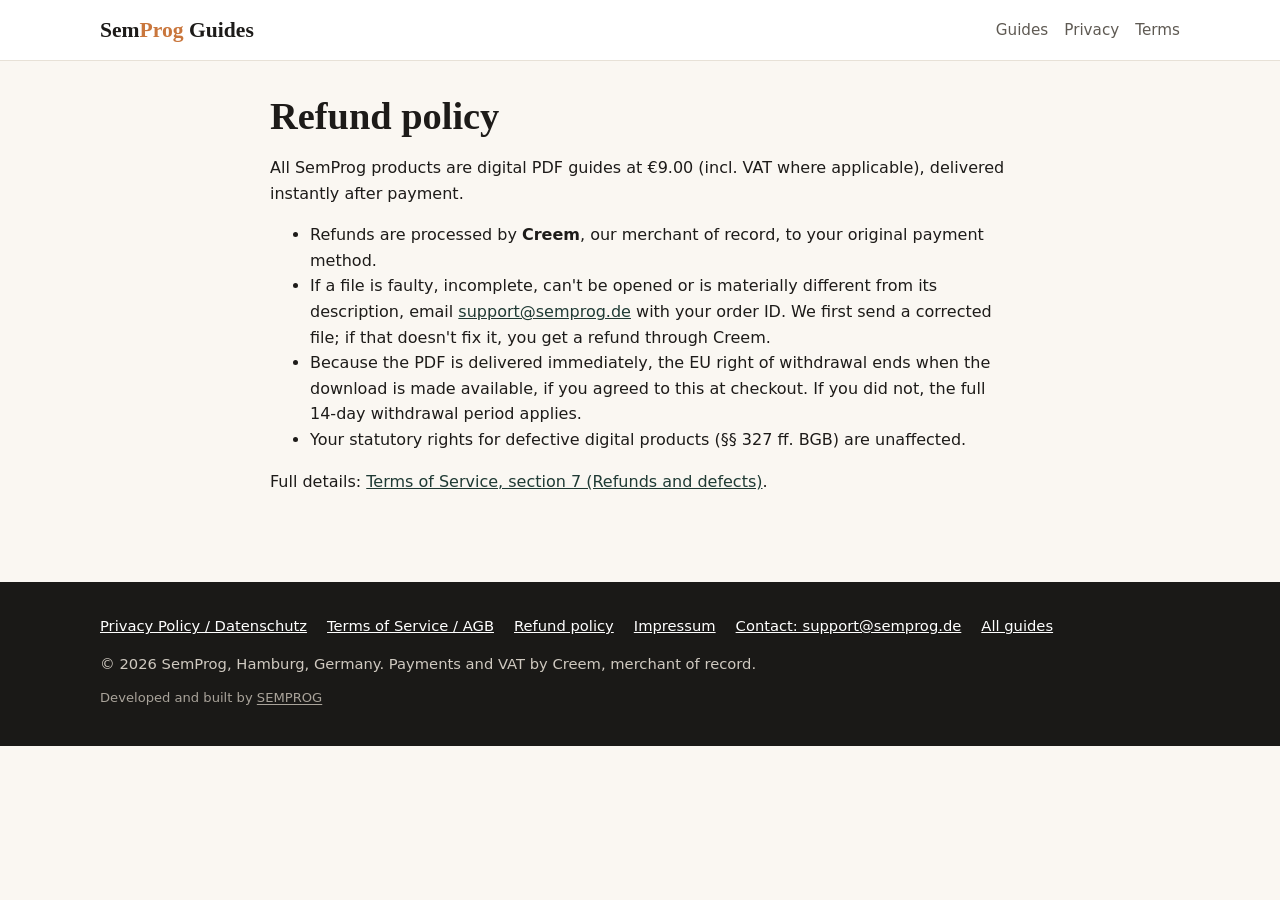
<file: refund/index.html>
<!doctype html>
<html lang="de">
<head>
<link rel="canonical" href="https://guides.semprog.de/refund/">
<meta charset="utf-8">
<meta name="viewport" content="width=device-width, initial-scale=1">
<title>Refund policy · SemProg Guides</title>
<meta http-equiv="Content-Security-Policy" content="default-src 'self'; img-src 'self'; style-src 'self'; script-src 'none'; object-src 'none'; base-uri 'self'; form-action https://www.creem.io; frame-ancestors 'none'; upgrade-insecure-requests">
<meta name="referrer" content="strict-origin-when-cross-origin">
<link rel="stylesheet" href="/styles.css">
</head>
<body>
<header class="site-header"><div class="wrap"><a class="logo" href="/">Sem<span>Prog</span> Guides</a><nav class="nav" aria-label="Main"><a href="/#guides">Guides</a><a href="/privacy/">Privacy</a><a href="/terms/">Terms</a></nav></div></header>
<main class="wrap legal"><h1>Refund policy</h1>
<p>All SemProg products are digital PDF guides at €9.00 (incl. VAT where applicable), delivered instantly after payment.</p>
<ul><li>Refunds are processed by <strong>Creem</strong>, our merchant of record, to your original payment method.</li>
<li>If a file is faulty, incomplete, can't be opened or is materially different from its description, email <a href="mailto:support@semprog.de">support@semprog.de</a> with your order ID. We first send a corrected file; if that doesn't fix it, you get a refund through Creem.</li>
<li>Because the PDF is delivered immediately, the EU right of withdrawal ends when the download is made available, if you agreed to this at checkout. If you did not, the full 14-day withdrawal period applies.</li>
<li>Your statutory rights for defective digital products (§§ 327 ff. BGB) are unaffected.</li></ul>
<p>Full details: <a href="/terms/#refund">Terms of Service, section 7 (Refunds and defects)</a>.</p>
</main>
<footer class="site-footer"><div class="wrap"><ul class="footer-links">
      <li><a href="/privacy/">Privacy Policy / Datenschutz</a></li>
      <li><a href="/terms/">Terms of Service / AGB</a></li>
      <li><a href="/terms/#refund">Refund policy</a></li>
      <li><a href="/impressum/">Impressum</a></li>
      <li><a href="mailto:support@semprog.de">Contact: support@semprog.de</a></li>
      <li><a href="/">All guides</a></li>
    </ul><p>© 2026 SemProg, Hamburg, Germany. Payments and VAT by Creem, merchant of record.</p><p class="dev-credit">Developed and built by <a class="semprog-link" href="https://semprog.de" target="_blank" rel="noopener">SEMPROG</a></p></div></footer>
</body>
</html>
</file>
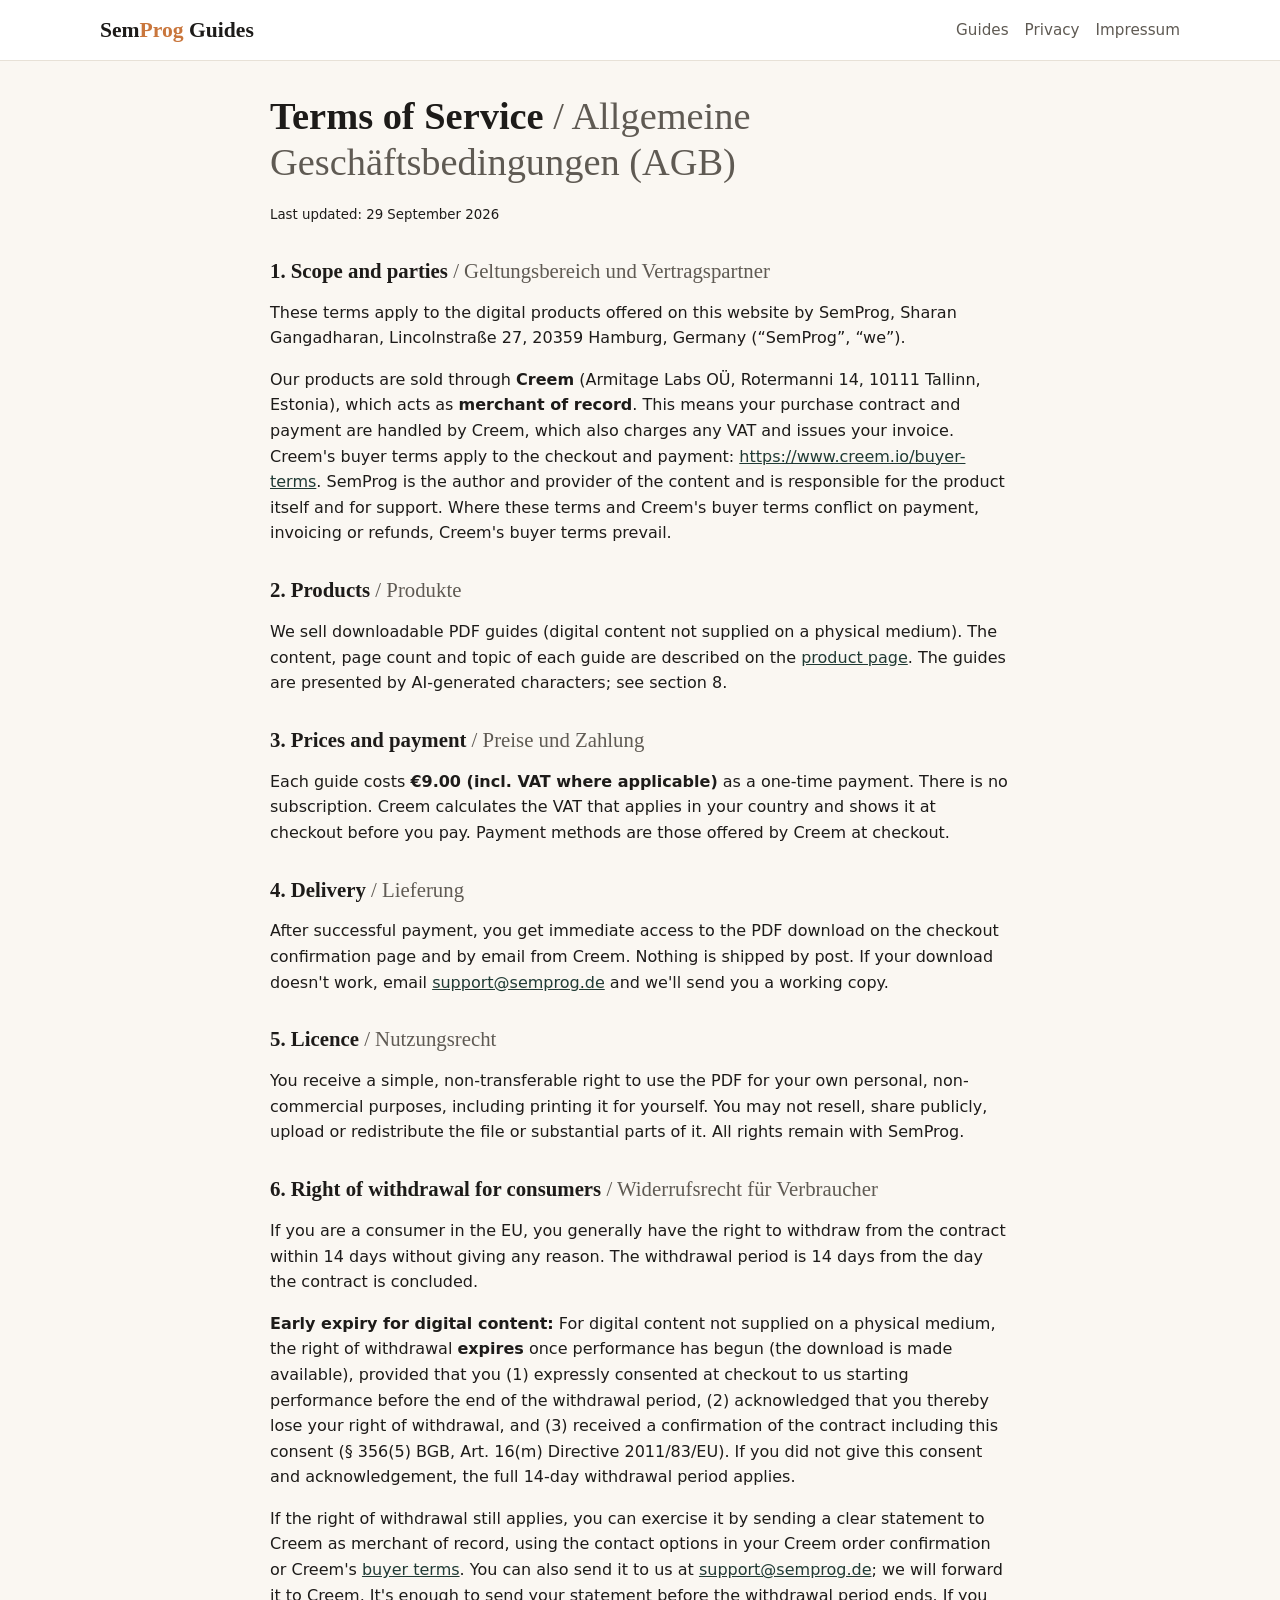
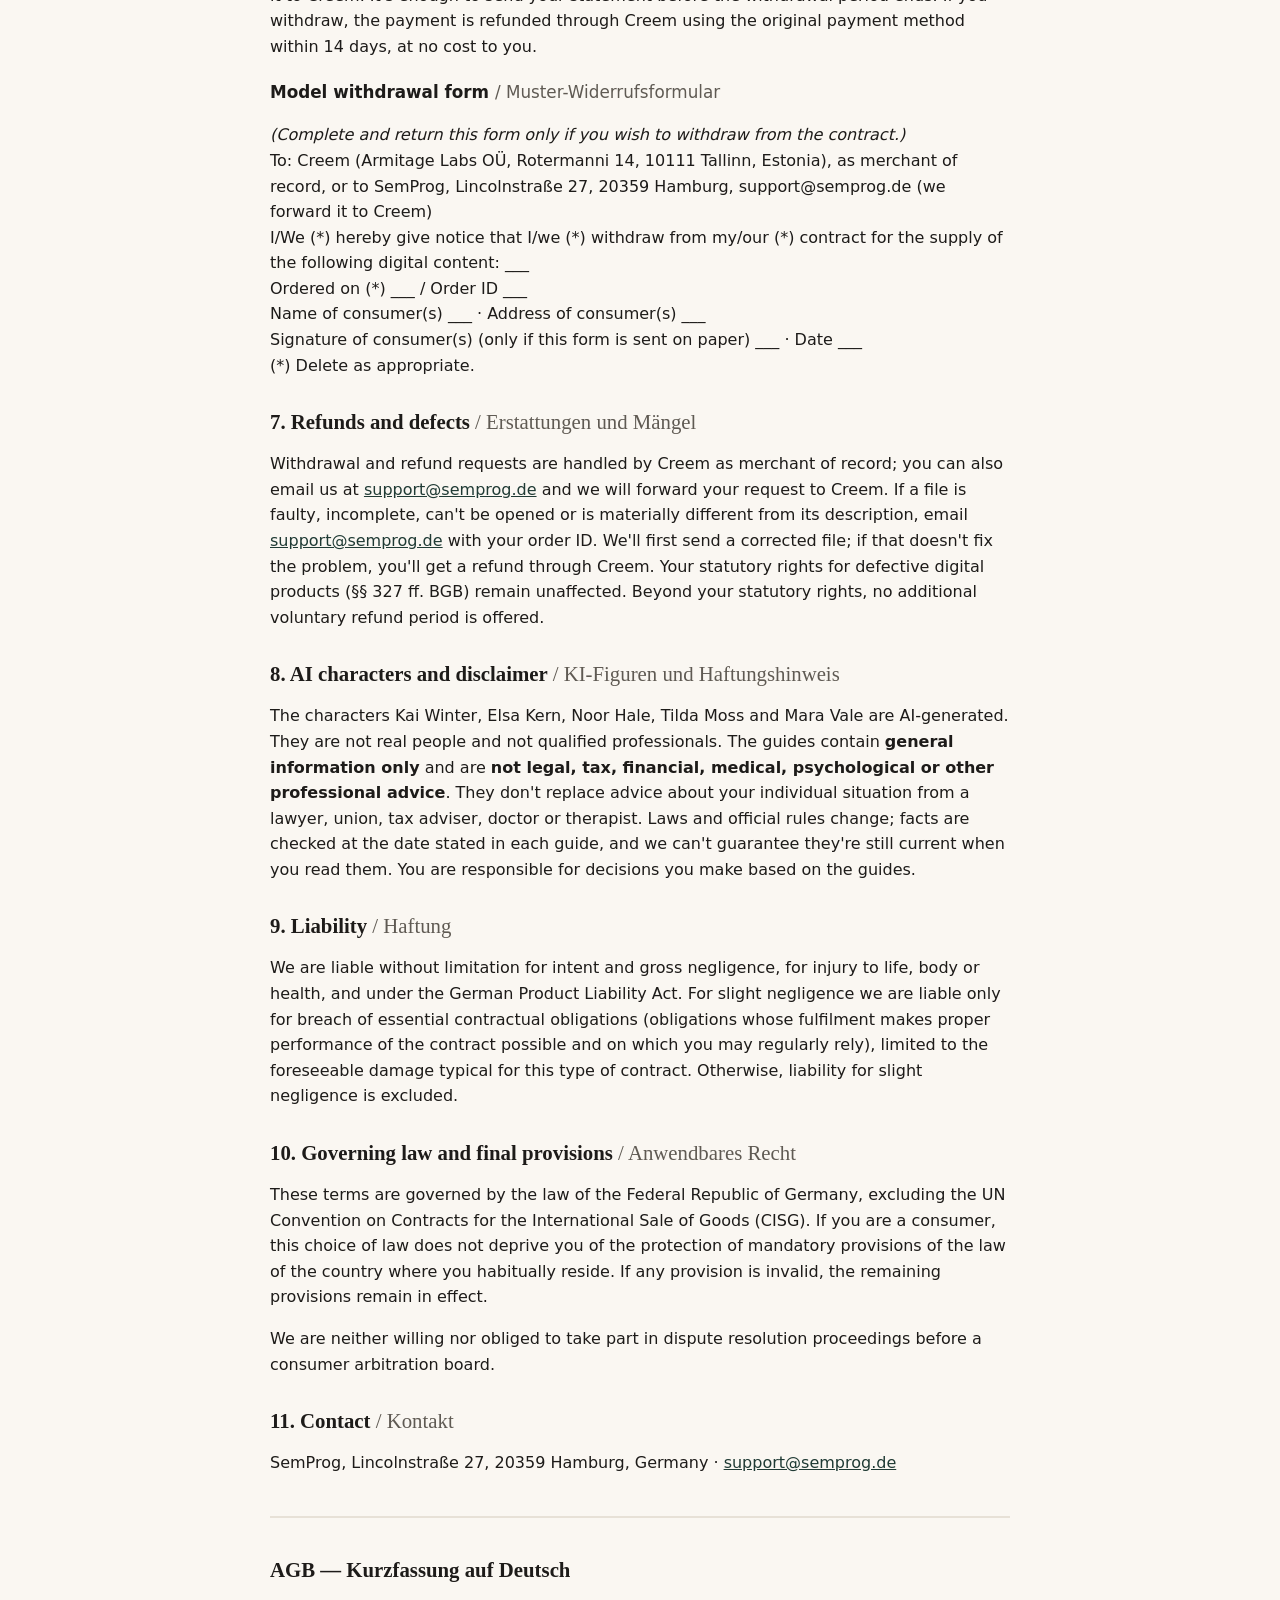
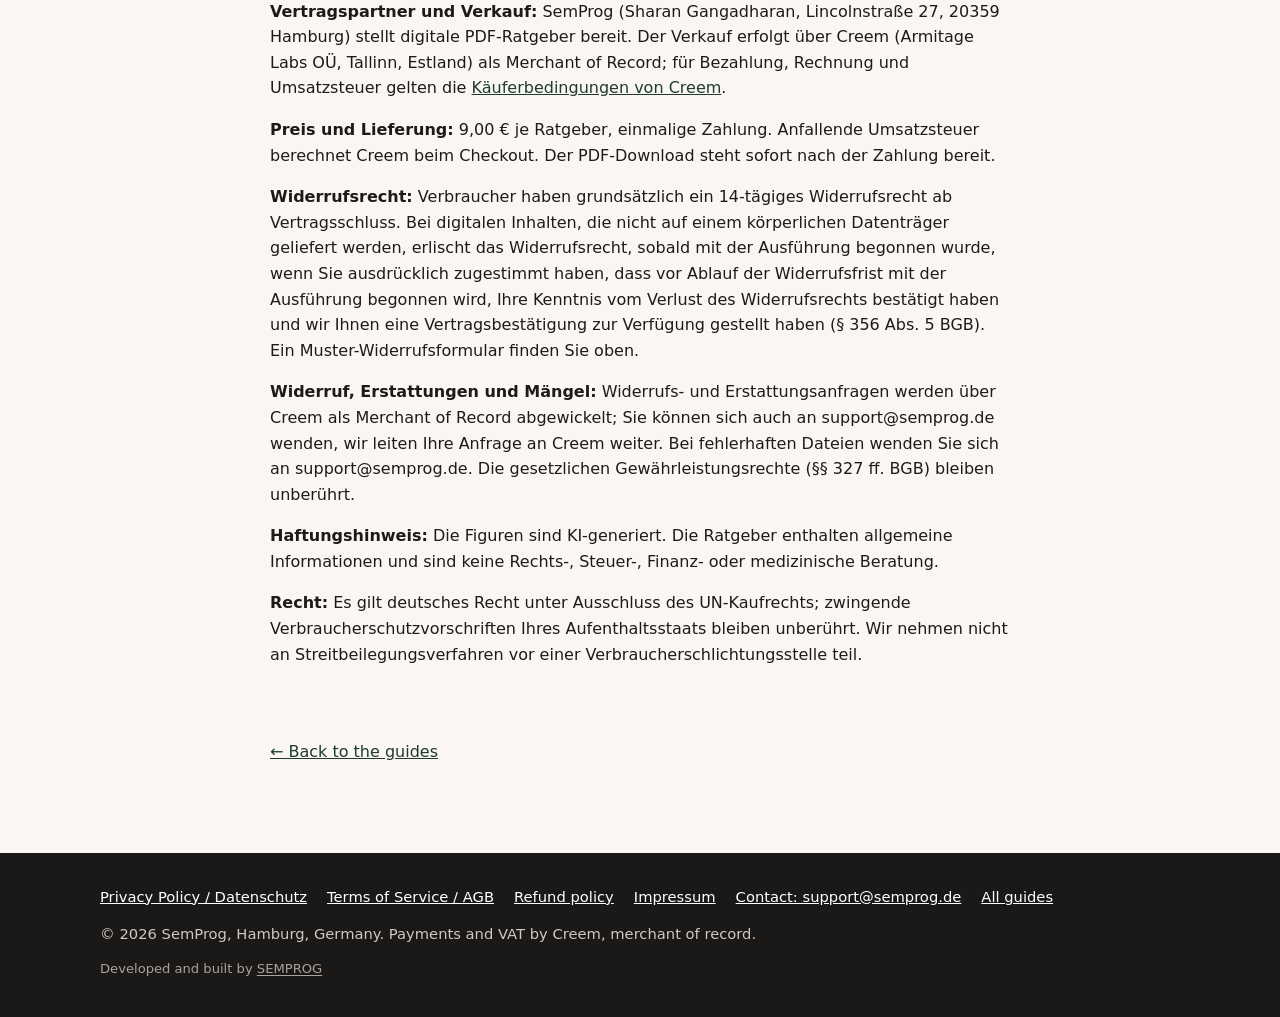
<file: terms/index.html>
<!doctype html>
<html lang="en">
<head>
<link rel="canonical" href="https://guides.semprog.de/terms/">
<meta charset="utf-8">
<meta name="viewport" content="width=device-width, initial-scale=1">
<title>Terms of Service / AGB · SemProg Guides</title>
<meta http-equiv="Content-Security-Policy" content="default-src 'self'; img-src 'self'; style-src 'self'; script-src 'none'; object-src 'none'; base-uri 'self'; form-action https://www.creem.io; frame-ancestors 'none'; upgrade-insecure-requests">
<meta name="referrer" content="strict-origin-when-cross-origin">
<link rel="stylesheet" href="/styles.css">
</head>
<body>
<header class="site-header"><div class="wrap"><a class="logo" href="/">Sem<span>Prog</span> Guides</a><nav class="nav" aria-label="Main"><a href="/#guides">Guides</a><a href="/privacy/">Privacy</a><a href="/impressum/">Impressum</a></nav></div></header>
<main class="wrap legal">
  <h1>Terms of Service <span class="de">/ Allgemeine Geschäftsbedingungen (AGB)</span></h1>
  <p><small>Last updated: 29 September 2026</small></p>
  <h2>1. Scope and parties <span class="de">/ Geltungsbereich und Vertragspartner</span></h2>
  <p>These terms apply to the digital products offered on this website by SemProg, Sharan Gangadharan, Lincolnstraße 27, 20359 Hamburg, Germany (“SemProg”, “we”).</p>
  <p>Our products are sold through <strong>Creem</strong> (Armitage Labs OÜ, Rotermanni 14, 10111 Tallinn, Estonia), which acts as <strong>merchant of record</strong>. This means your purchase contract and payment are handled by Creem, which also charges any VAT and issues your invoice. Creem's buyer terms apply to the checkout and payment: <a href="https://www.creem.io/buyer-terms" rel="noopener">https://www.creem.io/buyer-terms</a>. SemProg is the author and provider of the content and is responsible for the product itself and for support. Where these terms and Creem's buyer terms conflict on payment, invoicing or refunds, Creem's buyer terms prevail.</p>

  <h2>2. Products <span class="de">/ Produkte</span></h2>
  <p>We sell downloadable PDF guides (digital content not supplied on a physical medium). The content, page count and topic of each guide are described on the <a href="/#guides">product page</a>. The guides are presented by AI-generated characters; see section 8.</p>

  <h2>3. Prices and payment <span class="de">/ Preise und Zahlung</span></h2>
  <p>Each guide costs <strong>€9.00 (incl. VAT where applicable)</strong> as a one-time payment. There is no subscription. Creem calculates the VAT that applies in your country and shows it at checkout before you pay. Payment methods are those offered by Creem at checkout.</p>

  <h2>4. Delivery <span class="de">/ Lieferung</span></h2>
  <p>After successful payment, you get immediate access to the PDF download on the checkout confirmation page and by email from Creem. Nothing is shipped by post. If your download doesn't work, email <a href="mailto:support@semprog.de">support@semprog.de</a> and we'll send you a working copy.</p>

  <h2>5. Licence <span class="de">/ Nutzungsrecht</span></h2>
  <p>You receive a simple, non-transferable right to use the PDF for your own personal, non-commercial purposes, including printing it for yourself. You may not resell, share publicly, upload or redistribute the file or substantial parts of it. All rights remain with SemProg.</p>

  <h2>6. Right of withdrawal for consumers <span class="de">/ Widerrufsrecht für Verbraucher</span></h2>
  <p>If you are a consumer in the EU, you generally have the right to withdraw from the contract within 14 days without giving any reason. The withdrawal period is 14 days from the day the contract is concluded.</p>
  <p><strong>Early expiry for digital content:</strong> For digital content not supplied on a physical medium, the right of withdrawal <strong>expires</strong> once performance has begun (the download is made available), provided that you (1) expressly consented at checkout to us starting performance before the end of the withdrawal period, (2) acknowledged that you thereby lose your right of withdrawal, and (3) received a confirmation of the contract including this consent (§ 356(5) BGB, Art. 16(m) Directive 2011/83/EU). If you did not give this consent and acknowledgement, the full 14-day withdrawal period applies.</p>
  <p>If the right of withdrawal still applies, you can exercise it by sending a clear statement to Creem as merchant of record, using the contact options in your Creem order confirmation or Creem's <a href="https://www.creem.io/buyer-terms" rel="noopener">buyer terms</a>. You can also send it to us at <a href="mailto:support@semprog.de">support@semprog.de</a>; we will forward it to Creem. It's enough to send your statement before the withdrawal period ends. If you withdraw, the payment is refunded through Creem using the original payment method within 14 days, at no cost to you.</p>
  <h3>Model withdrawal form <span class="de">/ Muster-Widerrufsformular</span></h3>
  <p><em>(Complete and return this form only if you wish to withdraw from the contract.)</em><br>
  To: Creem (Armitage Labs OÜ, Rotermanni 14, 10111 Tallinn, Estonia), as merchant of record, or to SemProg, Lincolnstraße 27, 20359 Hamburg, support@semprog.de (we forward it to Creem)<br>
  I/We (*) hereby give notice that I/we (*) withdraw from my/our (*) contract for the supply of the following digital content: ___<br>
  Ordered on (*) ___ / Order ID ___<br>
  Name of consumer(s) ___ · Address of consumer(s) ___<br>
  Signature of consumer(s) (only if this form is sent on paper) ___ · Date ___<br>
  (*) Delete as appropriate.</p>

  <h2 id="refund">7. Refunds and defects <span class="de">/ Erstattungen und Mängel</span></h2>
  <p>Withdrawal and refund requests are handled by Creem as merchant of record; you can also email us at <a href="mailto:support@semprog.de">support@semprog.de</a> and we will forward your request to Creem. If a file is faulty, incomplete, can't be opened or is materially different from its description, email <a href="mailto:support@semprog.de">support@semprog.de</a> with your order ID. We'll first send a corrected file; if that doesn't fix the problem, you'll get a refund through Creem. Your statutory rights for defective digital products (§§ 327 ff. BGB) remain unaffected. Beyond your statutory rights, no additional voluntary refund period is offered.</p>

  <h2>8. AI characters and disclaimer <span class="de">/ KI-Figuren und Haftungshinweis</span></h2>
  <p>The characters Kai Winter, Elsa Kern, Noor Hale, Tilda Moss and Mara Vale are AI-generated. They are not real people and not qualified professionals. The guides contain <strong>general information only</strong> and are <strong>not legal, tax, financial, medical, psychological or other professional advice</strong>. They don't replace advice about your individual situation from a lawyer, union, tax adviser, doctor or therapist. Laws and official rules change; facts are checked at the date stated in each guide, and we can't guarantee they're still current when you read them. You are responsible for decisions you make based on the guides.</p>

  <h2 id="liability">9. Liability <span class="de">/ Haftung</span></h2>
  <p>We are liable without limitation for intent and gross negligence, for injury to life, body or health, and under the German Product Liability Act. For slight negligence we are liable only for breach of essential contractual obligations (obligations whose fulfilment makes proper performance of the contract possible and on which you may regularly rely), limited to the foreseeable damage typical for this type of contract. Otherwise, liability for slight negligence is excluded.</p>

  <h2>10. Governing law and final provisions <span class="de">/ Anwendbares Recht</span></h2>
  <p>These terms are governed by the law of the Federal Republic of Germany, excluding the UN Convention on Contracts for the International Sale of Goods (CISG). If you are a consumer, this choice of law does not deprive you of the protection of mandatory provisions of the law of the country where you habitually reside. If any provision is invalid, the remaining provisions remain in effect.</p>
  <p>We are neither willing nor obliged to take part in dispute resolution proceedings before a consumer arbitration board.</p>

  <h2>11. Contact <span class="de">/ Kontakt</span></h2>
  <p>SemProg, Lincolnstraße 27, 20359 Hamburg, Germany · <a href="mailto:support@semprog.de">support@semprog.de</a></p>

  <section class="german" lang="de">
    <h2>AGB — Kurzfassung auf Deutsch</h2>
    <p><strong>Vertragspartner und Verkauf:</strong> SemProg (Sharan Gangadharan, Lincolnstraße 27, 20359 Hamburg) stellt digitale PDF-Ratgeber bereit. Der Verkauf erfolgt über Creem (Armitage Labs OÜ, Tallinn, Estland) als Merchant of Record; für Bezahlung, Rechnung und Umsatzsteuer gelten die <a href="https://www.creem.io/buyer-terms" rel="noopener">Käuferbedingungen von Creem</a>.</p>
    <p><strong>Preis und Lieferung:</strong> 9,00 € je Ratgeber, einmalige Zahlung. Anfallende Umsatzsteuer berechnet Creem beim Checkout. Der PDF-Download steht sofort nach der Zahlung bereit.</p>
    <p><strong>Widerrufsrecht:</strong> Verbraucher haben grundsätzlich ein 14-tägiges Widerrufsrecht ab Vertragsschluss. Bei digitalen Inhalten, die nicht auf einem körperlichen Datenträger geliefert werden, erlischt das Widerrufsrecht, sobald mit der Ausführung begonnen wurde, wenn Sie ausdrücklich zugestimmt haben, dass vor Ablauf der Widerrufsfrist mit der Ausführung begonnen wird, Ihre Kenntnis vom Verlust des Widerrufsrechts bestätigt haben und wir Ihnen eine Vertragsbestätigung zur Verfügung gestellt haben (§ 356 Abs. 5 BGB). Ein Muster-Widerrufsformular finden Sie oben.</p>
    <p><strong>Widerruf, Erstattungen und Mängel:</strong> Widerrufs- und Erstattungsanfragen werden über Creem als Merchant of Record abgewickelt; Sie können sich auch an support@semprog.de wenden, wir leiten Ihre Anfrage an Creem weiter. Bei fehlerhaften Dateien wenden Sie sich an support@semprog.de. Die gesetzlichen Gewährleistungsrechte (§§ 327 ff. BGB) bleiben unberührt.</p>
    <p><strong>Haftungshinweis:</strong> Die Figuren sind KI-generiert. Die Ratgeber enthalten allgemeine Informationen und sind keine Rechts-, Steuer-, Finanz- oder medizinische Beratung.</p>
    <p><strong>Recht:</strong> Es gilt deutsches Recht unter Ausschluss des UN-Kaufrechts; zwingende Verbraucherschutzvorschriften Ihres Aufenthaltsstaats bleiben unberührt. Wir nehmen nicht an Streitbeilegungsverfahren vor einer Verbraucherschlichtungsstelle teil.</p>
  </section>

  <p><a href="/">← Back to the guides</a></p>
</main>
<footer class="site-footer"><div class="wrap"><ul class="footer-links">
      <li><a href="/privacy/">Privacy Policy / Datenschutz</a></li>
      <li><a href="/terms/">Terms of Service / AGB</a></li>
      <li><a href="/terms/#refund">Refund policy</a></li>
      <li><a href="/impressum/">Impressum</a></li>
      <li><a href="mailto:support@semprog.de">Contact: support@semprog.de</a></li>
      <li><a href="/">All guides</a></li>
    </ul><p>© 2026 SemProg, Hamburg, Germany. Payments and VAT by Creem, merchant of record.</p><p class="dev-credit">Developed and built by <a class="semprog-link" href="https://semprog.de" target="_blank" rel="noopener">SEMPROG</a></p></div></footer>
</body>
</html>
</file>
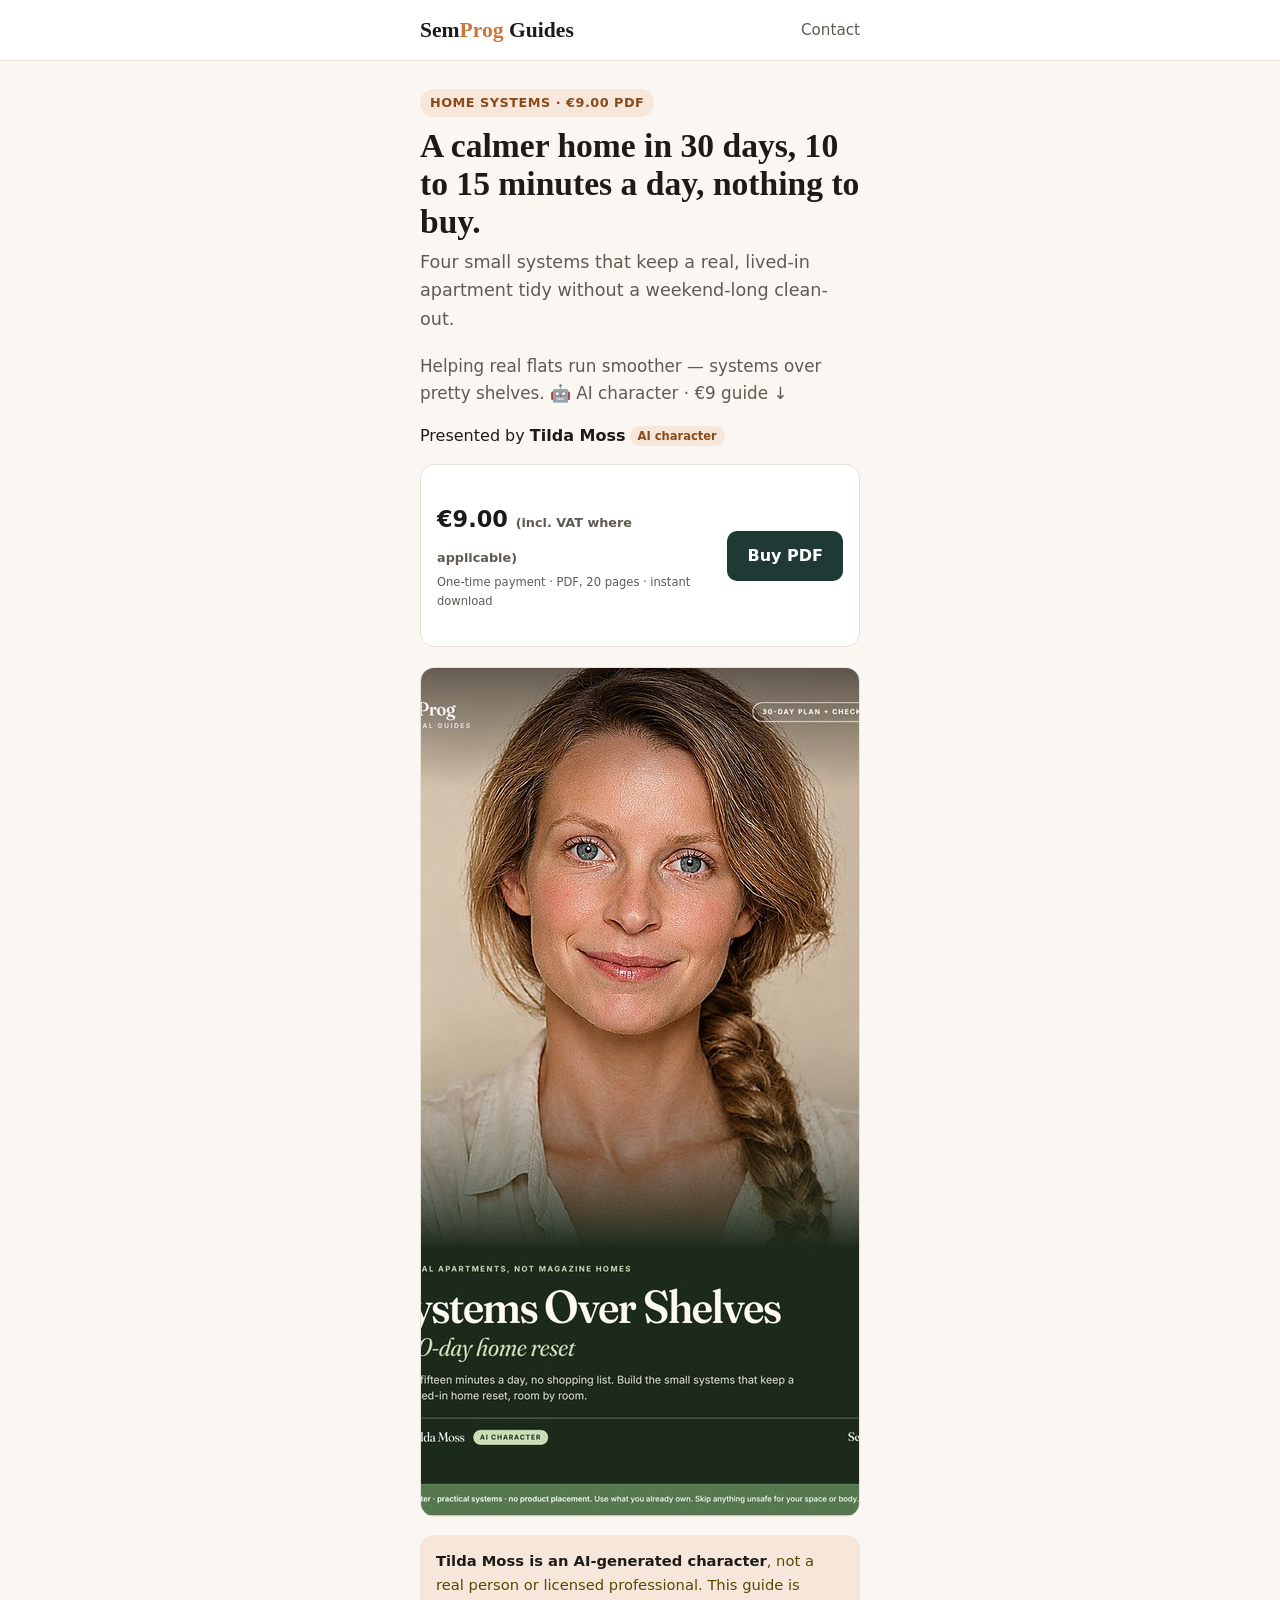
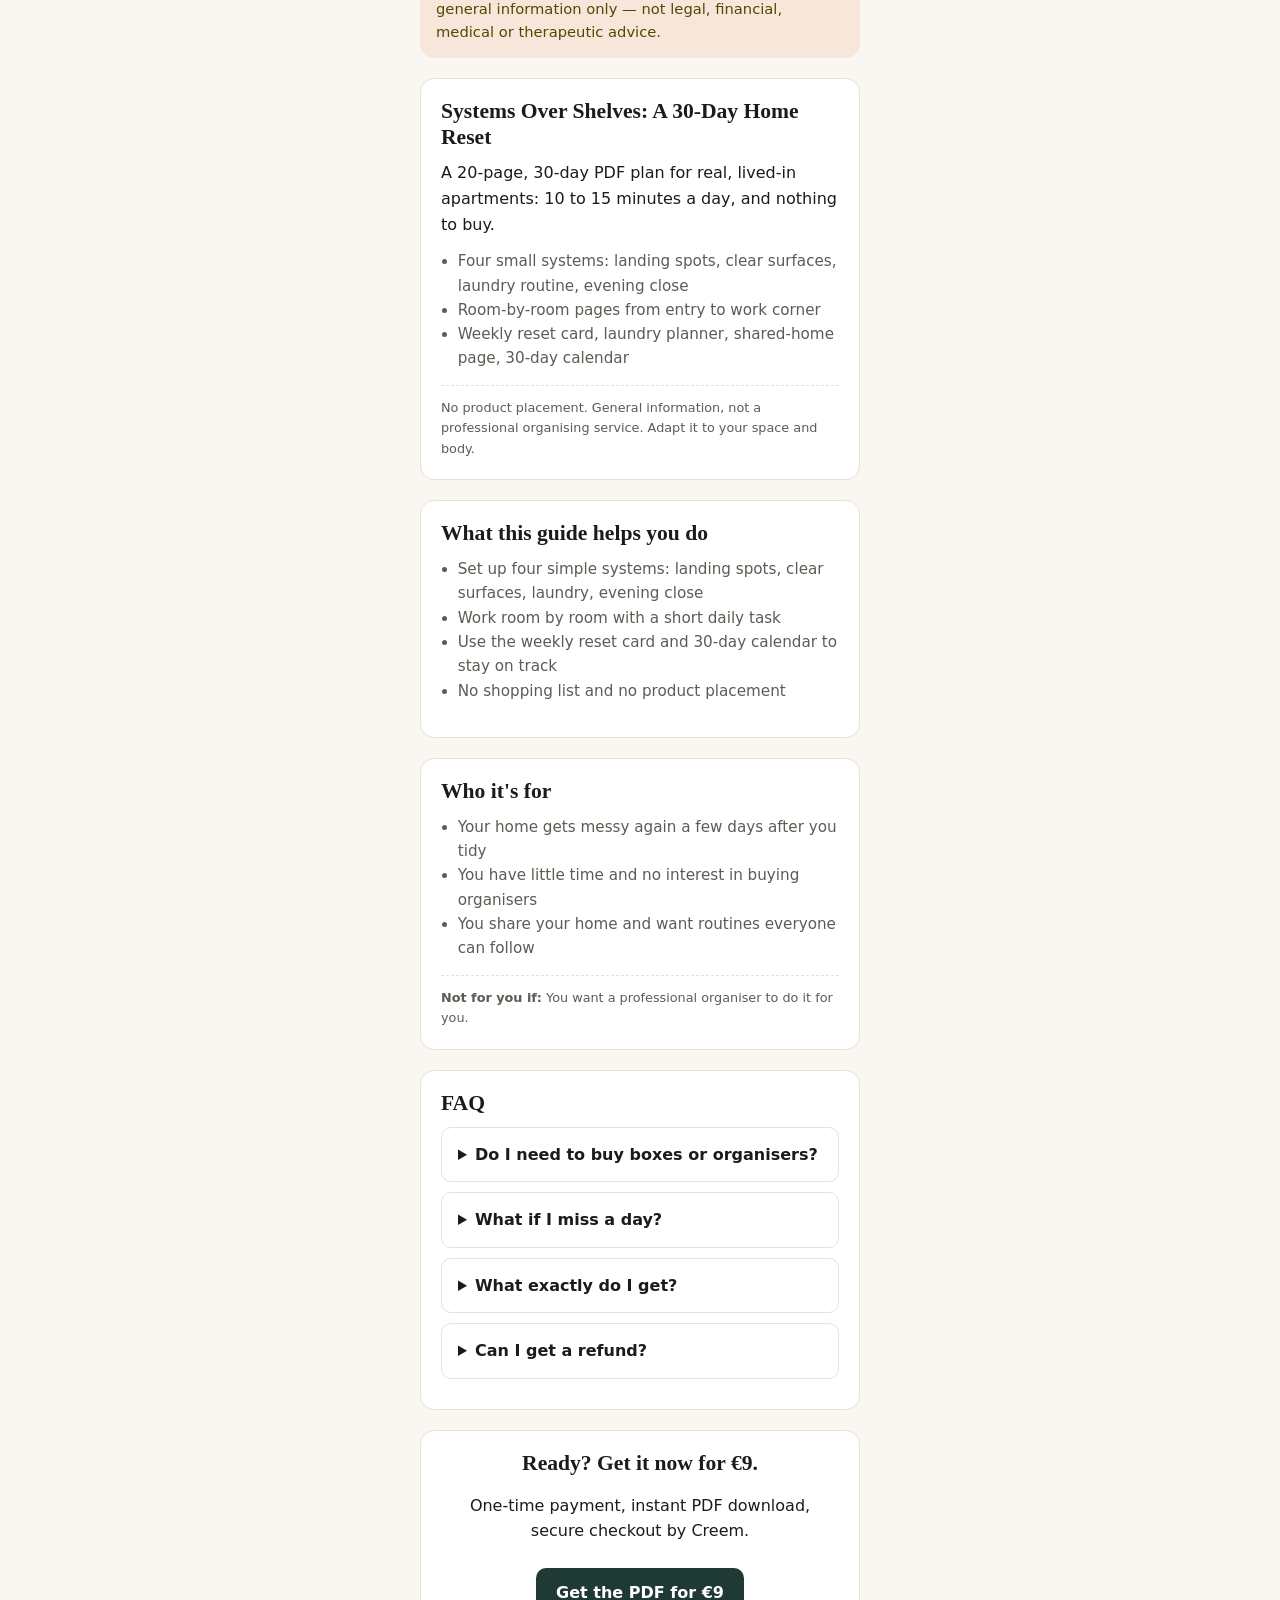
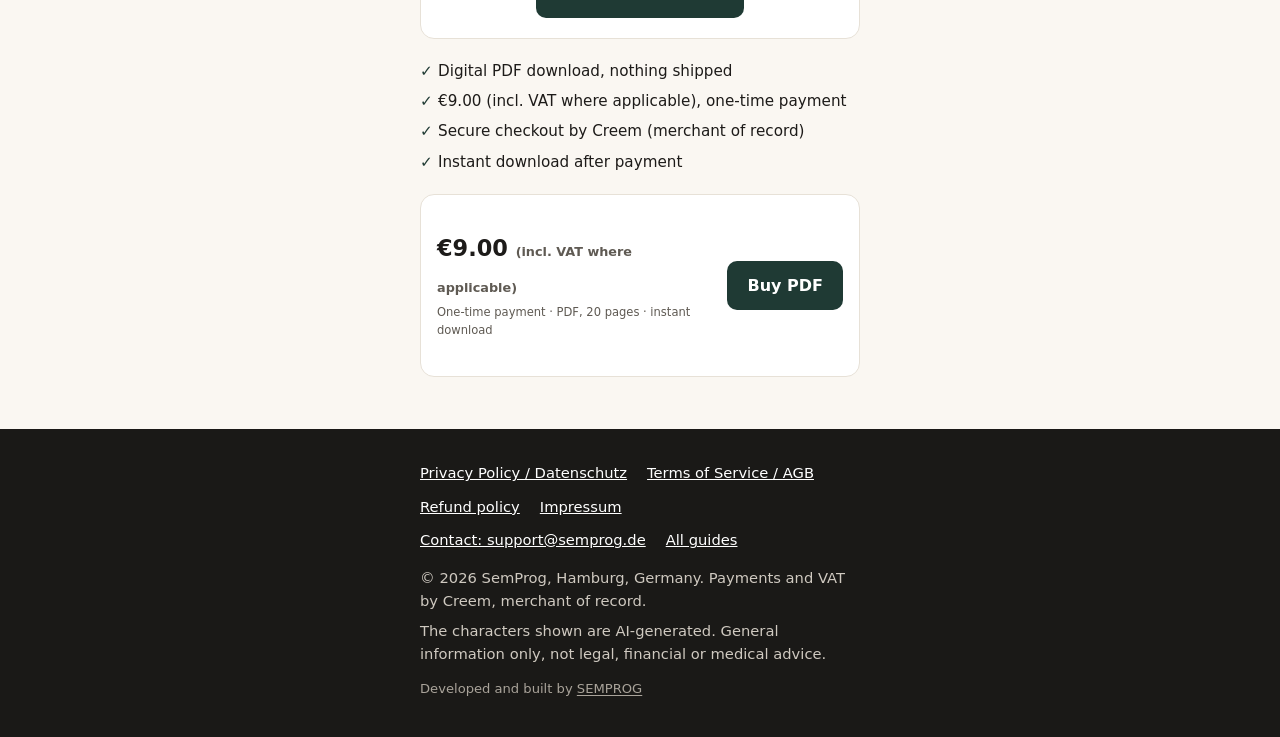
<file: tilda/index.html>
<!doctype html>
<html lang="en">
<head>
<meta charset="utf-8">
<meta name="viewport" content="width=device-width, initial-scale=1">
<title>Tilda Moss: Systems Over Shelves: A 30-Day Home Reset · €9 PDF · SemProg Guides</title>
<meta name="description" content="€9 PDF 30-day home reset for real flats. Small daily systems, nothing to buy. Presented by AI character Tilda Moss.">
<meta name="referrer" content="strict-origin-when-cross-origin">
<meta http-equiv="Content-Security-Policy" content="default-src 'self'; img-src 'self'; style-src 'self'; script-src 'none'; object-src 'none'; base-uri 'self'; form-action https://www.creem.io; frame-ancestors 'none'; upgrade-insecure-requests">
<meta property="og:type" content="website">
<meta property="og:site_name" content="SemProg Guides">
<meta property="og:title" content="Tilda Moss: Systems Over Shelves: A 30-Day Home Reset">
<meta property="og:description" content="€9 PDF 30-day home reset for real flats. Small daily systems, nothing to buy. Presented by AI character Tilda Moss.">
<meta property="og:url" content="https://guides.semprog.de/tilda/">
<meta property="og:image" content="https://guides.semprog.de/img/tilda-cover.jpg">
<meta property="og:image:alt" content="Cover of the PDF guide Systems Over Shelves: A 30-Day Home Reset, presented by the AI character Tilda Moss">
<meta name="twitter:card" content="summary_large_image">
<link rel="stylesheet" href="/styles.css">
</head>
<body class="guide-page">

<header class="site-header">
  <div class="wrap">
    <a class="logo" href="/">Sem<span>Prog</span> Guides</a>
    <nav class="nav" aria-label="Main">
      <a href="mailto:support@semprog.de">Contact</a>
    </nav>
  </div>
</header>

<main>
<section class="hero">
  <div class="wrap">
    <span class="eyebrow">Home systems · €9.00 PDF</span>
    <h1>A calmer home in 30 days, 10 to 15 minutes a day, nothing to buy.</h1>
    <p class="lead">Four small systems that keep a real, lived-in apartment tidy without a weekend-long clean-out.</p>
    <p class="bio">Helping real flats run smoother — systems over pretty shelves. 🤖 AI character · €9 guide ↓</p>
    <p class="by" style="margin:0 0 12px;font-size:.9rem;color:var(--muted)">Presented by <strong style="color:var(--ink)">Tilda Moss</strong><span class="ai-tag">AI character</span></p>

    <div class="buy-bar">
        <p class="price">€9.00 <span class="vat">(incl. VAT where applicable)</span><small>One-time payment · PDF, 20 pages · instant download</small></p>
        <a class="btn" href="https://www.creem.io/payment/prod_2d6nmfwgEQ0mUsjhmKX2rI" rel="noopener" target="_blank">Buy PDF</a>
      </div>

    <div class="cover">
      <img src="/img/tilda-cover.jpg" width="600" height="848" alt="Cover of the PDF guide Systems Over Shelves: A 30-Day Home Reset, presented by the AI character Tilda Moss">
    </div>

    
    <div class="ai-box">
      <strong>Tilda Moss is an AI-generated character</strong>, not a real person or licensed professional.
      This guide is general information only — not legal, financial, medical or therapeutic advice.
    </div>

    <div class="guide-block">
      <h2>Systems Over Shelves: A 30-Day Home Reset</h2>
      <p class="summary">A 20-page, 30-day PDF plan for real, lived-in apartments: 10 to 15 minutes a day, and nothing to buy.</p>
      <ul>
          <li>Four small systems: landing spots, clear surfaces, laundry routine, evening close</li>
          <li>Room-by-room pages from entry to work corner</li>
          <li>Weekly reset card, laundry planner, shared-home page, 30-day calendar</li>
      </ul>
      <p class="note">No product placement. General information, not a professional organising service. Adapt it to your space and body.</p>
    </div>

    <div class="guide-block benefits"><h2>What this guide helps you do</h2><ul><li>Set up four simple systems: landing spots, clear surfaces, laundry, evening close</li><li>Work room by room with a short daily task</li><li>Use the weekly reset card and 30-day calendar to stay on track</li><li>No shopping list and no product placement</li></ul></div>
    <div class="guide-block who"><h2>Who it's for</h2><ul><li>Your home gets messy again a few days after you tidy</li><li>You have little time and no interest in buying organisers</li><li>You share your home and want routines everyone can follow</li></ul><p class="note"><strong>Not for you if:</strong> You want a professional organiser to do it for you.</p></div>
    <div class="guide-block faq"><h2>FAQ</h2><details><summary>Do I need to buy boxes or organisers?</summary><p>No. The plan uses what you already have.</p></details><details><summary>What if I miss a day?</summary><p>Just pick up the next day. The systems are built to forgive missed days.</p></details><details><summary>What exactly do I get?</summary><p>One PDF file, sent as an instant download after a one-time payment of €9.00 (incl. VAT where applicable). No subscription, nothing shipped.</p></details><details><summary>Can I get a refund?</summary><p>If the file is faulty, missing or not as described, email support@semprog.de. Refunds go through Creem. See the Terms for details.</p></details></div>
    <div class="guide-block cta"><h2>Ready? Get it now for €9.</h2><p>One-time payment, instant PDF download, secure checkout by Creem.</p><a class="btn" href="https://www.creem.io/payment/prod_2d6nmfwgEQ0mUsjhmKX2rI" rel="noopener" target="_blank">Get the PDF for €9</a></div>

    <ul class="facts">
      <li>Digital PDF download, nothing shipped</li>
      <li>€9.00 (incl. VAT where applicable), one-time payment</li>
      <li>Secure checkout by Creem (merchant of record)</li>
      <li>Instant download after payment</li>
    </ul>

    <div class="buy-bar">
        <p class="price">€9.00 <span class="vat">(incl. VAT where applicable)</span><small>One-time payment · PDF, 20 pages · instant download</small></p>
        <a class="btn" href="https://www.creem.io/payment/prod_2d6nmfwgEQ0mUsjhmKX2rI" rel="noopener" target="_blank">Buy PDF</a>
      </div>
  </div>
</section>
</main>

<footer class="site-footer">
  <div class="wrap">
    <ul class="footer-links">
      <li><a href="/privacy/">Privacy Policy / Datenschutz</a></li>
      <li><a href="/terms/">Terms of Service / AGB</a></li>
      <li><a href="/terms/#refund">Refund policy</a></li>
      <li><a href="/impressum/">Impressum</a></li>
      <li><a href="mailto:support@semprog.de">Contact: support@semprog.de</a></li>
      <li><a href="/">All guides</a></li>
    </ul>
    <p>© 2026 SemProg, Hamburg, Germany. Payments and VAT by Creem, merchant of record.</p>
    <p>The characters shown are AI-generated. General information only, not legal, financial or medical advice.</p>
    <p class="dev-credit">Developed and built by <a class="semprog-link" href="https://semprog.de" target="_blank" rel="noopener">SEMPROG</a></p>
  </div>
</footer>
</body>
</html>
</file>
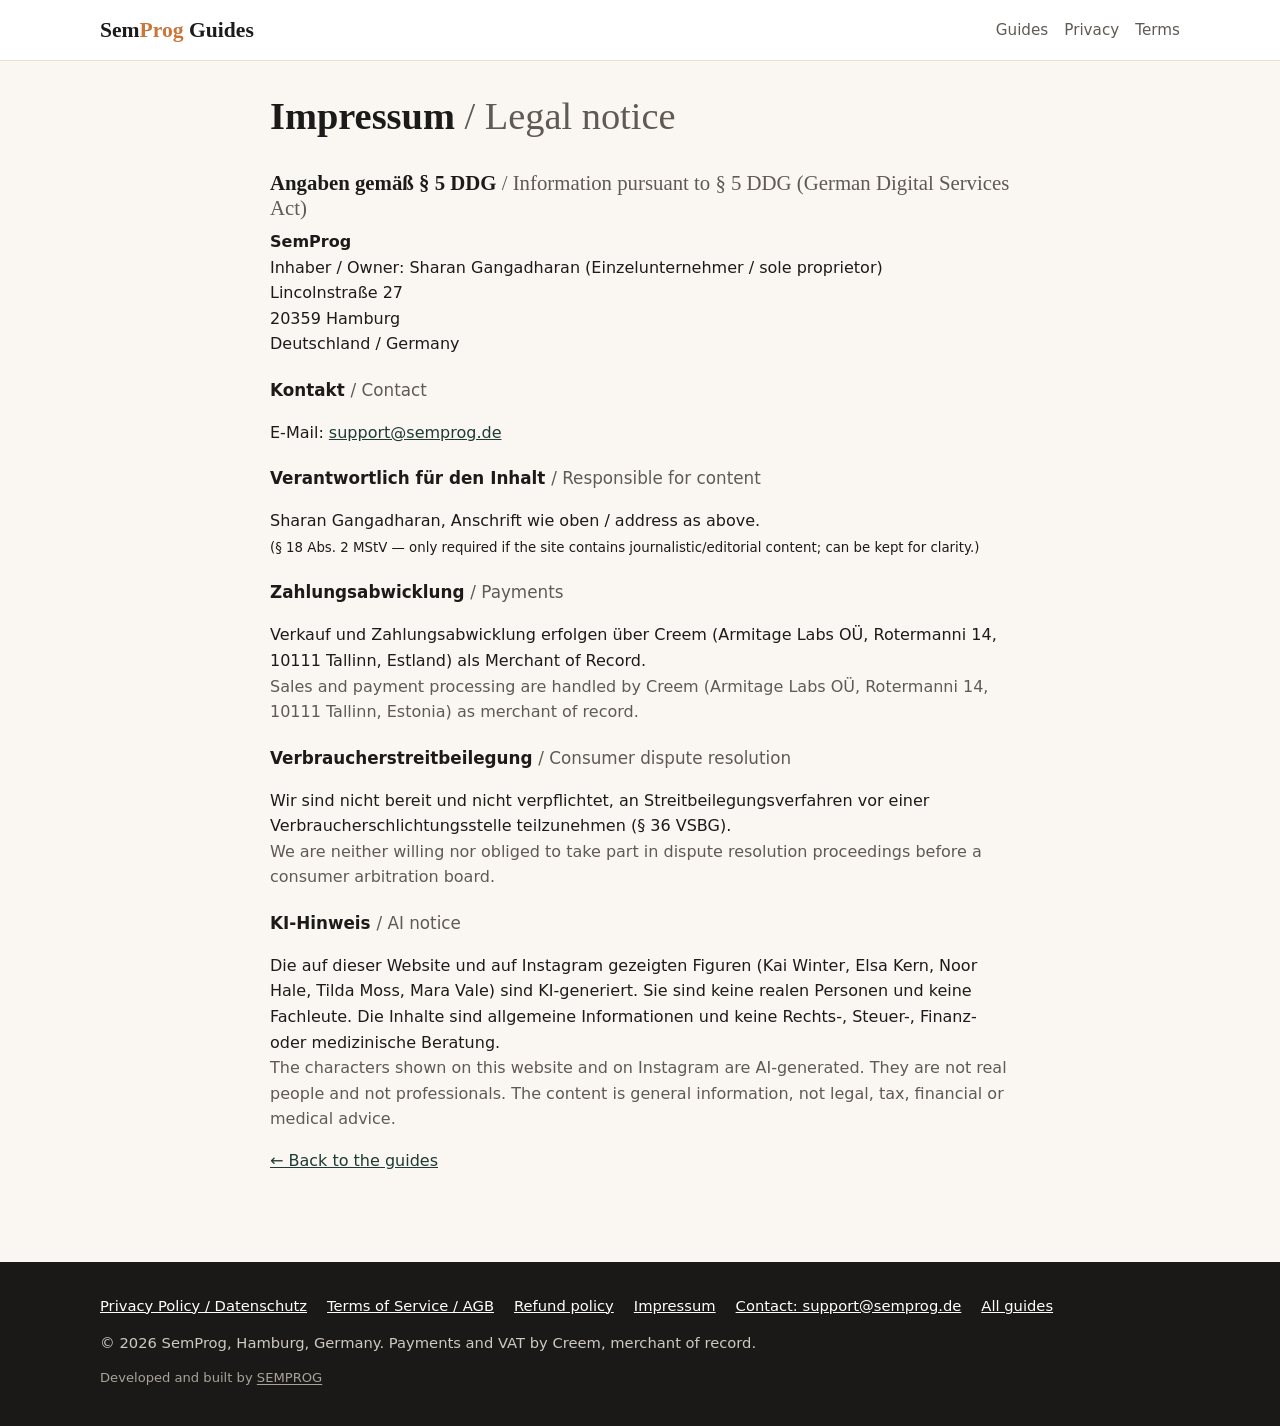
<file: impressum.html>
<!doctype html>
<html lang="de">
<head>
<meta charset="utf-8">
<meta name="viewport" content="width=device-width, initial-scale=1">
<title>Impressum · SemProg Guides</title>
<meta http-equiv="Content-Security-Policy" content="default-src 'self'; img-src 'self'; style-src 'self'; script-src 'none'; object-src 'none'; base-uri 'self'; form-action https://www.creem.io; frame-ancestors 'none'; upgrade-insecure-requests">
<meta name="referrer" content="strict-origin-when-cross-origin">
<link rel="stylesheet" href="/styles.css">
</head>
<body>
<header class="site-header"><div class="wrap"><a class="logo" href="/">Sem<span>Prog</span> Guides</a><nav class="nav" aria-label="Main"><a href="/#guides">Guides</a><a href="/privacy/">Privacy</a><a href="/terms/">Terms</a></nav></div></header>
<main class="wrap legal">
  <h1>Impressum <span class="de">/ Legal notice</span></h1>
  <h2>Angaben gemäß § 5 DDG <span class="de">/ Information pursuant to § 5 DDG (German Digital Services Act)</span></h2>
  <address>
    <strong>SemProg</strong><br>
    Inhaber / Owner: Sharan Gangadharan (Einzelunternehmer / sole proprietor)<br>
    Lincolnstraße 27<br>
    20359 Hamburg<br>
    Deutschland / Germany
  </address>

  <h3>Kontakt <span class="de">/ Contact</span></h3>
  <p>E-Mail: <a href="mailto:support@semprog.de">support@semprog.de</a></p>

  <!-- VAT / Umsatzsteuer: add "Umsatzsteuer-Identifikationsnummer gemäß § 27a UStG: DE…" here ONLY if one has been issued.
       A Kleinunternehmer (§ 19 UStG) note is not required in the Impressum; add one only if your tax adviser wants it. -->

  <h3>Verantwortlich für den Inhalt <span class="de">/ Responsible for content</span></h3>
  <p>Sharan Gangadharan, Anschrift wie oben / address as above.<br>
  <small>(§ 18 Abs. 2 MStV — only required if the site contains journalistic/editorial content; can be kept for clarity.)</small></p>

  <h3>Zahlungsabwicklung <span class="de">/ Payments</span></h3>
  <p>Verkauf und Zahlungsabwicklung erfolgen über Creem (Armitage Labs OÜ, Rotermanni 14, 10111 Tallinn, Estland) als Merchant of Record.<br>
  <span class="de">Sales and payment processing are handled by Creem (Armitage Labs OÜ, Rotermanni 14, 10111 Tallinn, Estonia) as merchant of record.</span></p>

  <h3>Verbraucherstreitbeilegung <span class="de">/ Consumer dispute resolution</span></h3>
  <p>Wir sind nicht bereit und nicht verpflichtet, an Streitbeilegungsverfahren vor einer Verbraucherschlichtungsstelle teilzunehmen (§ 36 VSBG).<br>
  <span class="de">We are neither willing nor obliged to take part in dispute resolution proceedings before a consumer arbitration board.</span></p>

  <h3>KI-Hinweis <span class="de">/ AI notice</span></h3>
  <p>Die auf dieser Website und auf Instagram gezeigten Figuren (Kai Winter, Elsa Kern, Noor Hale, Tilda Moss, Mara Vale) sind KI-generiert. Sie sind keine realen Personen und keine Fachleute. Die Inhalte sind allgemeine Informationen und keine Rechts-, Steuer-, Finanz- oder medizinische Beratung.<br>
  <span class="de">The characters shown on this website and on Instagram are AI-generated. They are not real people and not professionals. The content is general information, not legal, tax, financial or medical advice.</span></p>

  <p><a href="/">← Back to the guides</a></p>
</main>
<footer class="site-footer"><div class="wrap"><ul class="footer-links">
      <li><a href="/privacy/">Privacy Policy / Datenschutz</a></li>
      <li><a href="/terms/">Terms of Service / AGB</a></li>
      <li><a href="/terms/#refund">Refund policy</a></li>
      <li><a href="/impressum/">Impressum</a></li>
      <li><a href="mailto:support@semprog.de">Contact: support@semprog.de</a></li>
      <li><a href="/">All guides</a></li>
    </ul><p>© 2026 SemProg, Hamburg, Germany. Payments and VAT by Creem, merchant of record.</p><p class="dev-credit">Developed and built by <a class="semprog-link" href="https://semprog.de" target="_blank" rel="noopener">SEMPROG</a></p></div></footer>
</body>
</html>
</file>
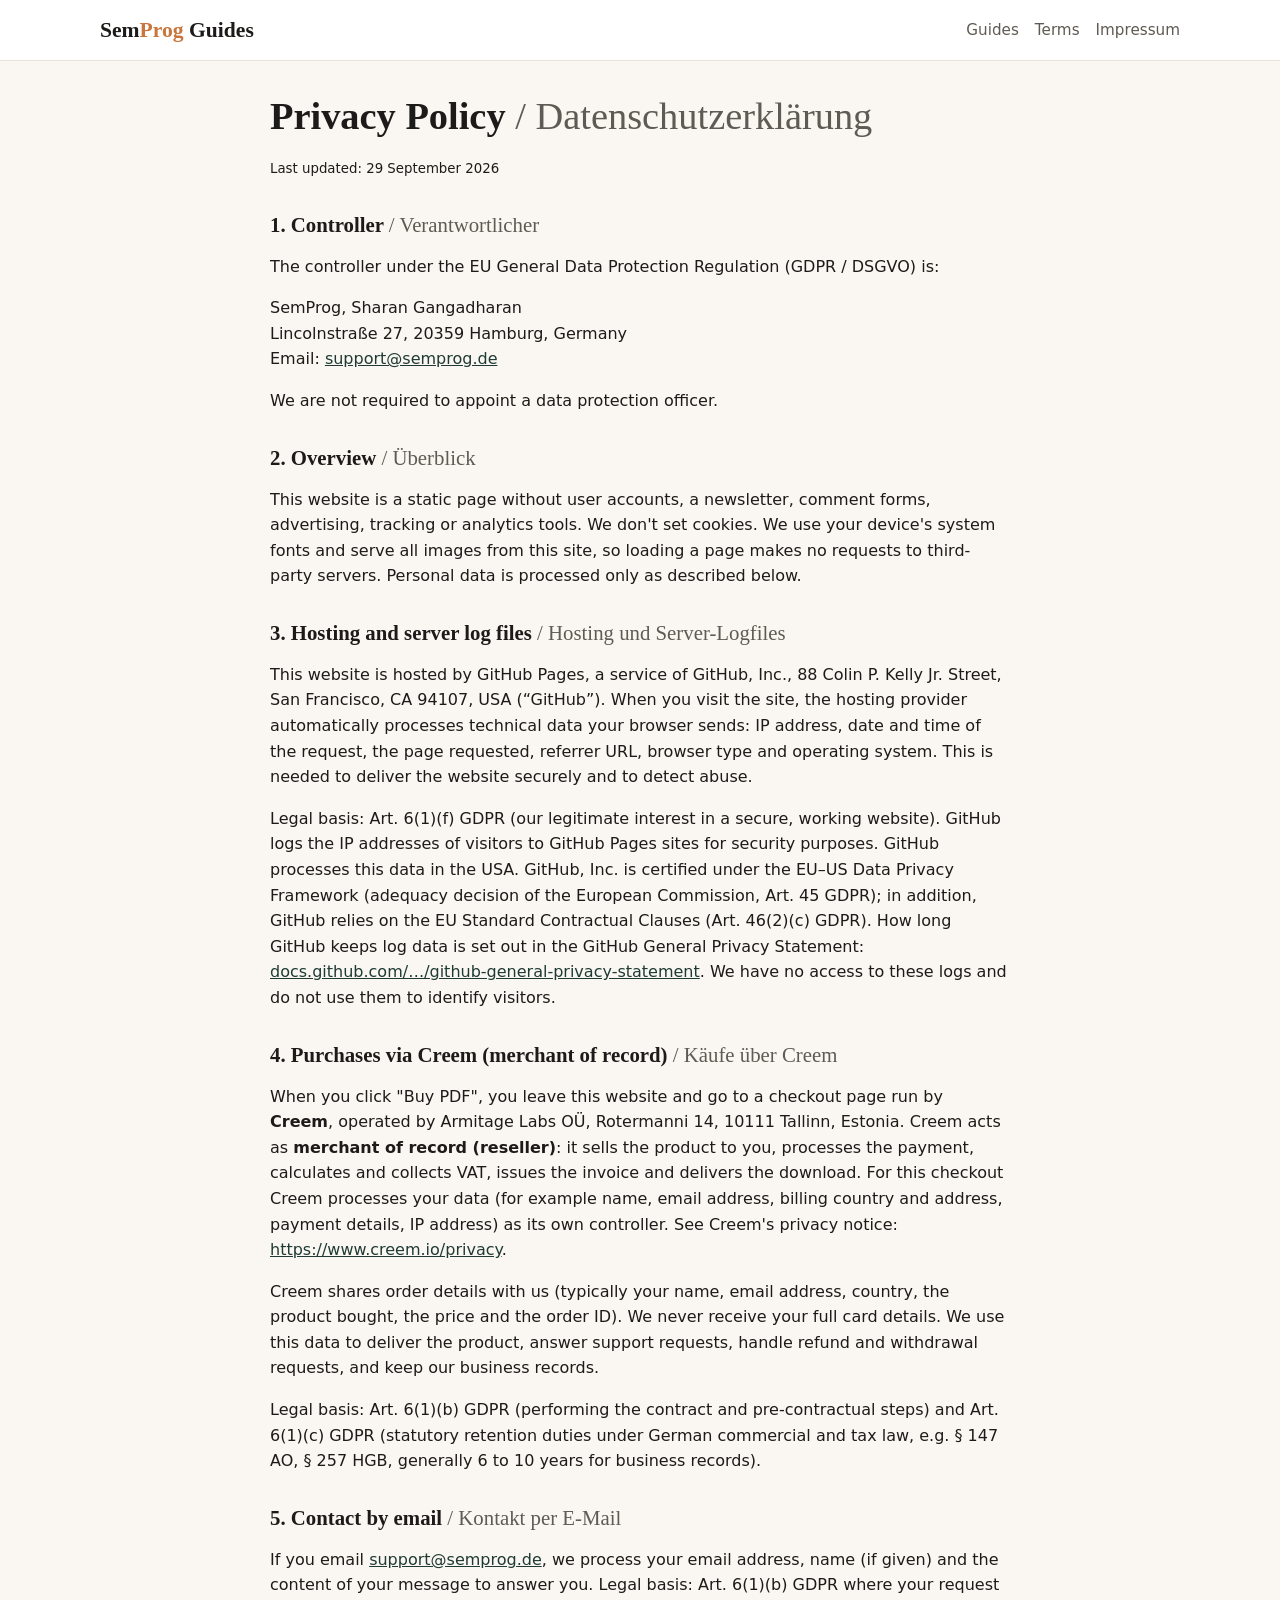
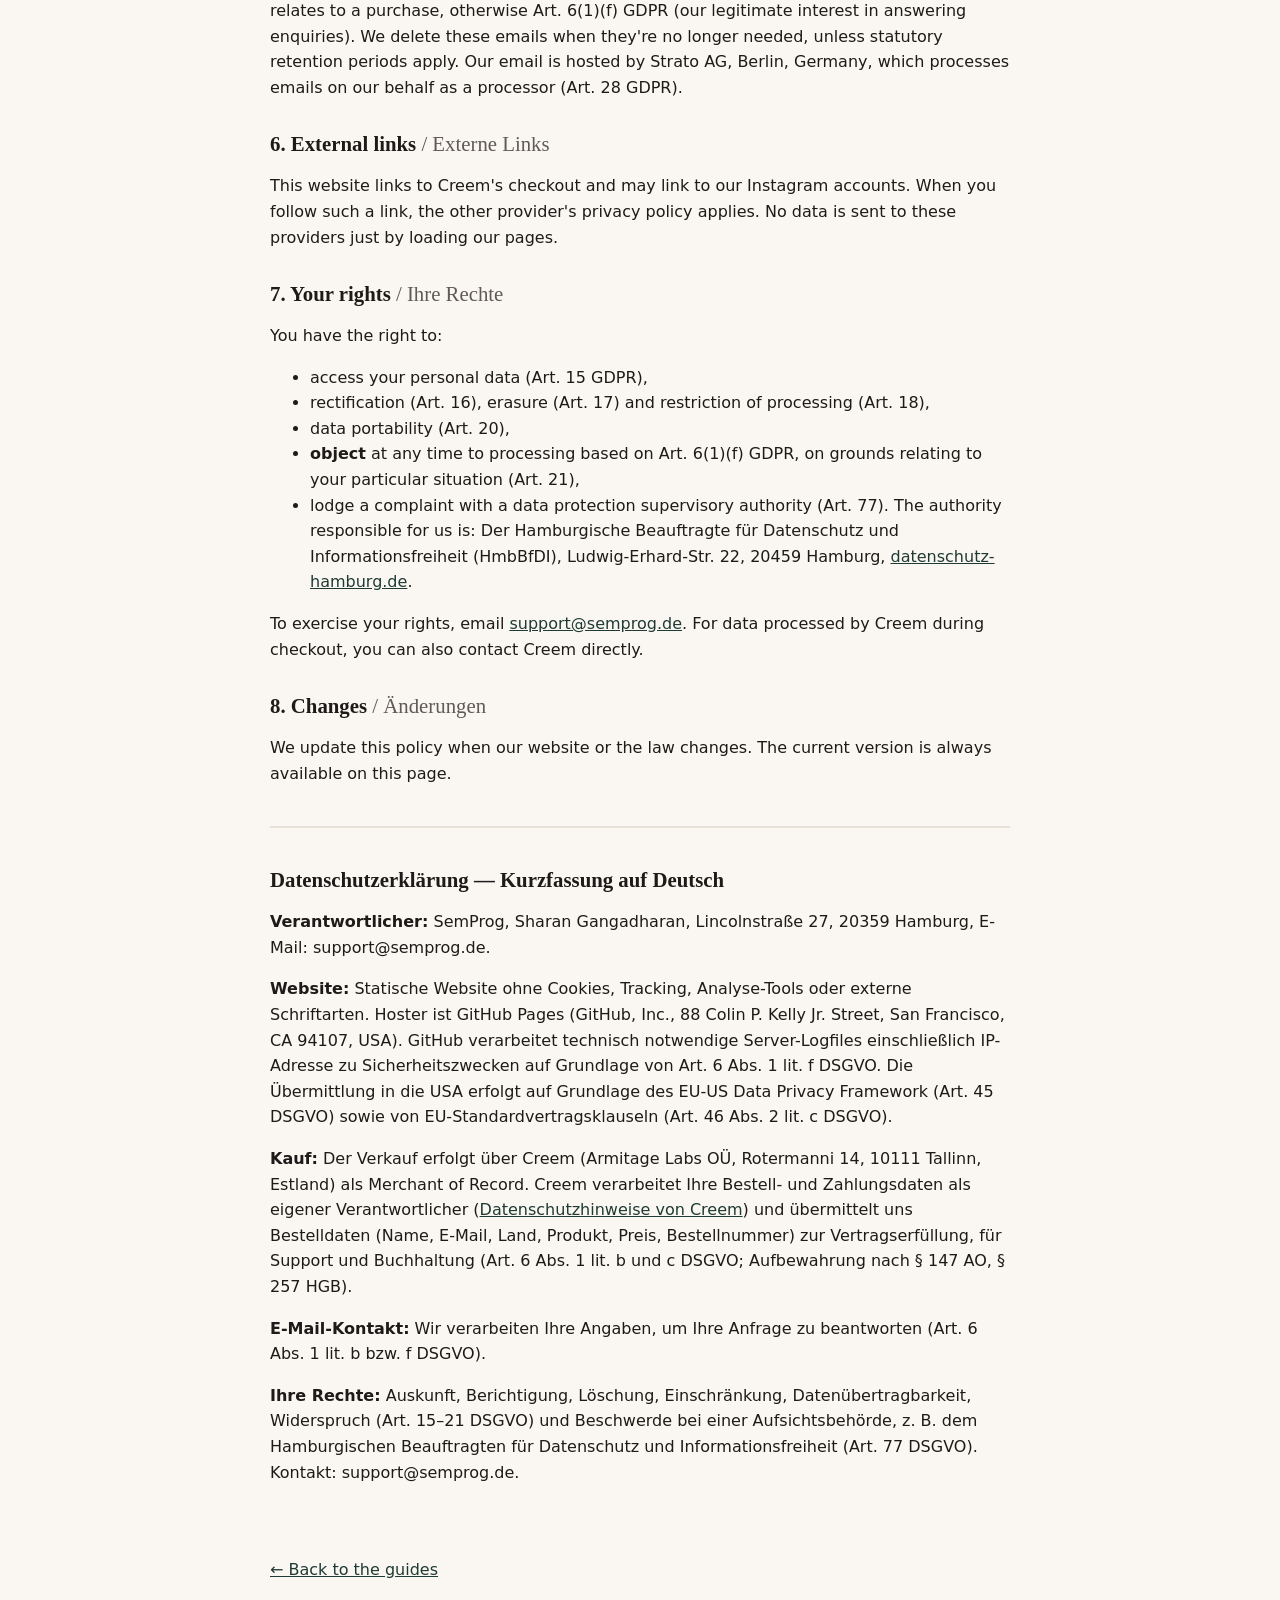
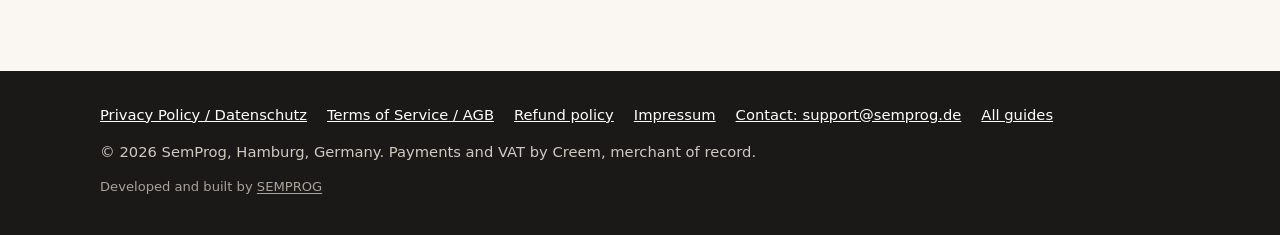
<file: privacy.html>
<!doctype html>
<html lang="en">
<head>
<meta charset="utf-8">
<meta name="viewport" content="width=device-width, initial-scale=1">
<title>Privacy Policy / Datenschutzerklärung · SemProg Guides</title>
<meta http-equiv="Content-Security-Policy" content="default-src 'self'; img-src 'self'; style-src 'self'; script-src 'none'; object-src 'none'; base-uri 'self'; form-action https://www.creem.io; frame-ancestors 'none'; upgrade-insecure-requests">
<meta name="referrer" content="strict-origin-when-cross-origin">
<link rel="stylesheet" href="/styles.css">
</head>
<body>
<header class="site-header"><div class="wrap"><a class="logo" href="/">Sem<span>Prog</span> Guides</a><nav class="nav" aria-label="Main"><a href="/#guides">Guides</a><a href="/terms/">Terms</a><a href="/impressum/">Impressum</a></nav></div></header>
<main class="wrap legal">
  <h1>Privacy Policy <span class="de">/ Datenschutzerklärung</span></h1>
  <p><small>Last updated: 29 September 2026</small></p>
  <h2>1. Controller <span class="de">/ Verantwortlicher</span></h2>
  <p>The controller under the EU General Data Protection Regulation (GDPR / DSGVO) is:</p>
  <address>SemProg, Sharan Gangadharan<br>Lincolnstraße 27, 20359 Hamburg, Germany<br>Email: <a href="mailto:support@semprog.de">support@semprog.de</a></address>
  <p>We are not required to appoint a data protection officer.</p>

  <h2>2. Overview <span class="de">/ Überblick</span></h2>
  <p>This website is a static page without user accounts, a newsletter, comment forms, advertising, tracking or analytics tools. We don't set cookies. We use your device's system fonts and serve all images from this site, so loading a page makes no requests to third-party servers. Personal data is processed only as described below.</p>

  <h2>3. Hosting and server log files <span class="de">/ Hosting und Server-Logfiles</span></h2>
  <p>This website is hosted by GitHub Pages, a service of GitHub, Inc., 88 Colin P. Kelly Jr. Street, San Francisco, CA 94107, USA (“GitHub”). When you visit the site, the hosting provider automatically processes technical data your browser sends: IP address, date and time of the request, the page requested, referrer URL, browser type and operating system. This is needed to deliver the website securely and to detect abuse.</p>
  <p>Legal basis: Art. 6(1)(f) GDPR (our legitimate interest in a secure, working website). GitHub logs the IP addresses of visitors to GitHub Pages sites for security purposes. GitHub processes this data in the USA. GitHub, Inc. is certified under the EU–US Data Privacy Framework (adequacy decision of the European Commission, Art. 45 GDPR); in addition, GitHub relies on the EU Standard Contractual Clauses (Art. 46(2)(c) GDPR). How long GitHub keeps log data is set out in the GitHub General Privacy Statement: <a href="https://docs.github.com/en/site-policy/privacy-policies/github-general-privacy-statement" rel="noopener">docs.github.com/…/github-general-privacy-statement</a>. We have no access to these logs and do not use them to identify visitors.</p>

  <h2>4. Purchases via Creem (merchant of record) <span class="de">/ Käufe über Creem</span></h2>
  <p>When you click "Buy PDF", you leave this website and go to a checkout page run by <strong>Creem</strong>, operated by Armitage Labs OÜ, Rotermanni 14, 10111 Tallinn, Estonia. Creem acts as <strong>merchant of record (reseller)</strong>: it sells the product to you, processes the payment, calculates and collects VAT, issues the invoice and delivers the download. For this checkout Creem processes your data (for example name, email address, billing country and address, payment details, IP address) as its own controller. See Creem's privacy notice: <a href="https://www.creem.io/privacy" rel="noopener">https://www.creem.io/privacy</a>.</p>
  <p>Creem shares order details with us (typically your name, email address, country, the product bought, the price and the order ID). We never receive your full card details. We use this data to deliver the product, answer support requests, handle refund and withdrawal requests, and keep our business records.</p>
  <p>Legal basis: Art. 6(1)(b) GDPR (performing the contract and pre-contractual steps) and Art. 6(1)(c) GDPR (statutory retention duties under German commercial and tax law, e.g. § 147 AO, § 257 HGB, generally 6 to 10 years for business records).</p>

  <h2>5. Contact by email <span class="de">/ Kontakt per E-Mail</span></h2>
  <p>If you email <a href="mailto:support@semprog.de">support@semprog.de</a>, we process your email address, name (if given) and the content of your message to answer you. Legal basis: Art. 6(1)(b) GDPR where your request relates to a purchase, otherwise Art. 6(1)(f) GDPR (our legitimate interest in answering enquiries). We delete these emails when they're no longer needed, unless statutory retention periods apply. Our email is hosted by Strato AG, Berlin, Germany, which processes emails on our behalf as a processor (Art. 28 GDPR).</p>

  <h2>6. External links <span class="de">/ Externe Links</span></h2>
  <p>This website links to Creem's checkout and may link to our Instagram accounts. When you follow such a link, the other provider's privacy policy applies. No data is sent to these providers just by loading our pages.</p>

  <h2>7. Your rights <span class="de">/ Ihre Rechte</span></h2>
  <p>You have the right to:</p>
  <ul>
    <li>access your personal data (Art. 15 GDPR),</li>
    <li>rectification (Art. 16), erasure (Art. 17) and restriction of processing (Art. 18),</li>
    <li>data portability (Art. 20),</li>
    <li><strong>object</strong> at any time to processing based on Art. 6(1)(f) GDPR, on grounds relating to your particular situation (Art. 21),</li>
    <li>lodge a complaint with a data protection supervisory authority (Art. 77). The authority responsible for us is: Der Hamburgische Beauftragte für Datenschutz und Informationsfreiheit (HmbBfDI), Ludwig-Erhard-Str. 22, 20459 Hamburg, <a href="https://datenschutz-hamburg.de" rel="noopener">datenschutz-hamburg.de</a>.</li>
  </ul>
  <p>To exercise your rights, email <a href="mailto:support@semprog.de">support@semprog.de</a>. For data processed by Creem during checkout, you can also contact Creem directly.</p>

  <h2>8. Changes <span class="de">/ Änderungen</span></h2>
  <p>We update this policy when our website or the law changes. The current version is always available on this page.</p>

  <section class="german" lang="de">
    <h2>Datenschutzerklärung — Kurzfassung auf Deutsch</h2>
    <p><strong>Verantwortlicher:</strong> SemProg, Sharan Gangadharan, Lincolnstraße 27, 20359 Hamburg, E-Mail: support@semprog.de.</p>
    <p><strong>Website:</strong> Statische Website ohne Cookies, Tracking, Analyse-Tools oder externe Schriftarten. Hoster ist GitHub Pages (GitHub, Inc., 88 Colin P. Kelly Jr. Street, San Francisco, CA 94107, USA). GitHub verarbeitet technisch notwendige Server-Logfiles einschließlich IP-Adresse zu Sicherheitszwecken auf Grundlage von Art. 6 Abs. 1 lit. f DSGVO. Die Übermittlung in die USA erfolgt auf Grundlage des EU-US Data Privacy Framework (Art. 45 DSGVO) sowie von EU-Standardvertragsklauseln (Art. 46 Abs. 2 lit. c DSGVO).</p>
    <p><strong>Kauf:</strong> Der Verkauf erfolgt über Creem (Armitage Labs OÜ, Rotermanni 14, 10111 Tallinn, Estland) als Merchant of Record. Creem verarbeitet Ihre Bestell- und Zahlungsdaten als eigener Verantwortlicher (<a href="https://www.creem.io/privacy" rel="noopener">Datenschutzhinweise von Creem</a>) und übermittelt uns Bestelldaten (Name, E-Mail, Land, Produkt, Preis, Bestellnummer) zur Vertragserfüllung, für Support und Buchhaltung (Art. 6 Abs. 1 lit. b und c DSGVO; Aufbewahrung nach § 147 AO, § 257 HGB).</p>
    <p><strong>E-Mail-Kontakt:</strong> Wir verarbeiten Ihre Angaben, um Ihre Anfrage zu beantworten (Art. 6 Abs. 1 lit. b bzw. f DSGVO).</p>
    <p><strong>Ihre Rechte:</strong> Auskunft, Berichtigung, Löschung, Einschränkung, Datenübertragbarkeit, Widerspruch (Art. 15–21 DSGVO) und Beschwerde bei einer Aufsichtsbehörde, z. B. dem Hamburgischen Beauftragten für Datenschutz und Informationsfreiheit (Art. 77 DSGVO). Kontakt: support@semprog.de.</p>
  </section>

  <p><a href="/">← Back to the guides</a></p>
</main>
<footer class="site-footer"><div class="wrap"><ul class="footer-links">
      <li><a href="/privacy/">Privacy Policy / Datenschutz</a></li>
      <li><a href="/terms/">Terms of Service / AGB</a></li>
      <li><a href="/terms/#refund">Refund policy</a></li>
      <li><a href="/impressum/">Impressum</a></li>
      <li><a href="mailto:support@semprog.de">Contact: support@semprog.de</a></li>
      <li><a href="/">All guides</a></li>
    </ul><p>© 2026 SemProg, Hamburg, Germany. Payments and VAT by Creem, merchant of record.</p><p class="dev-credit">Developed and built by <a class="semprog-link" href="https://semprog.de" target="_blank" rel="noopener">SEMPROG</a></p></div></footer>
</body>
</html>
</file>
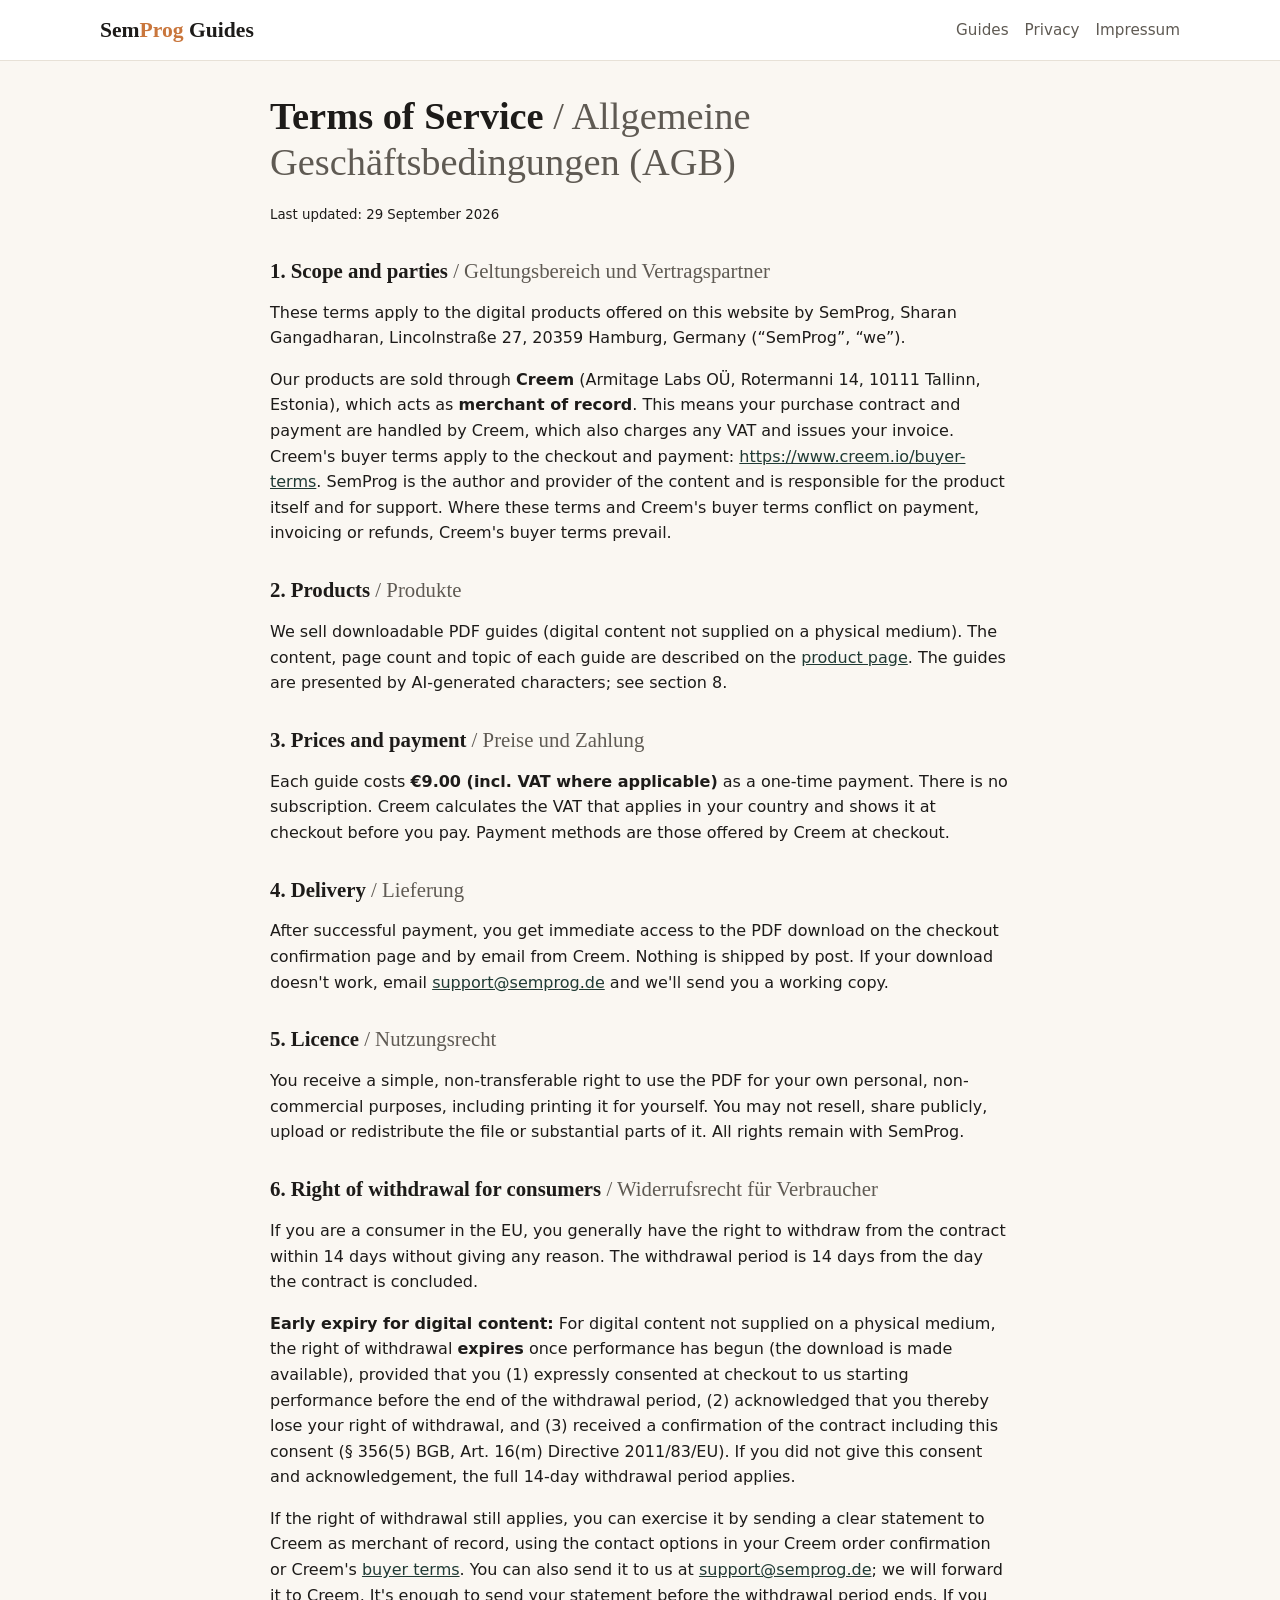
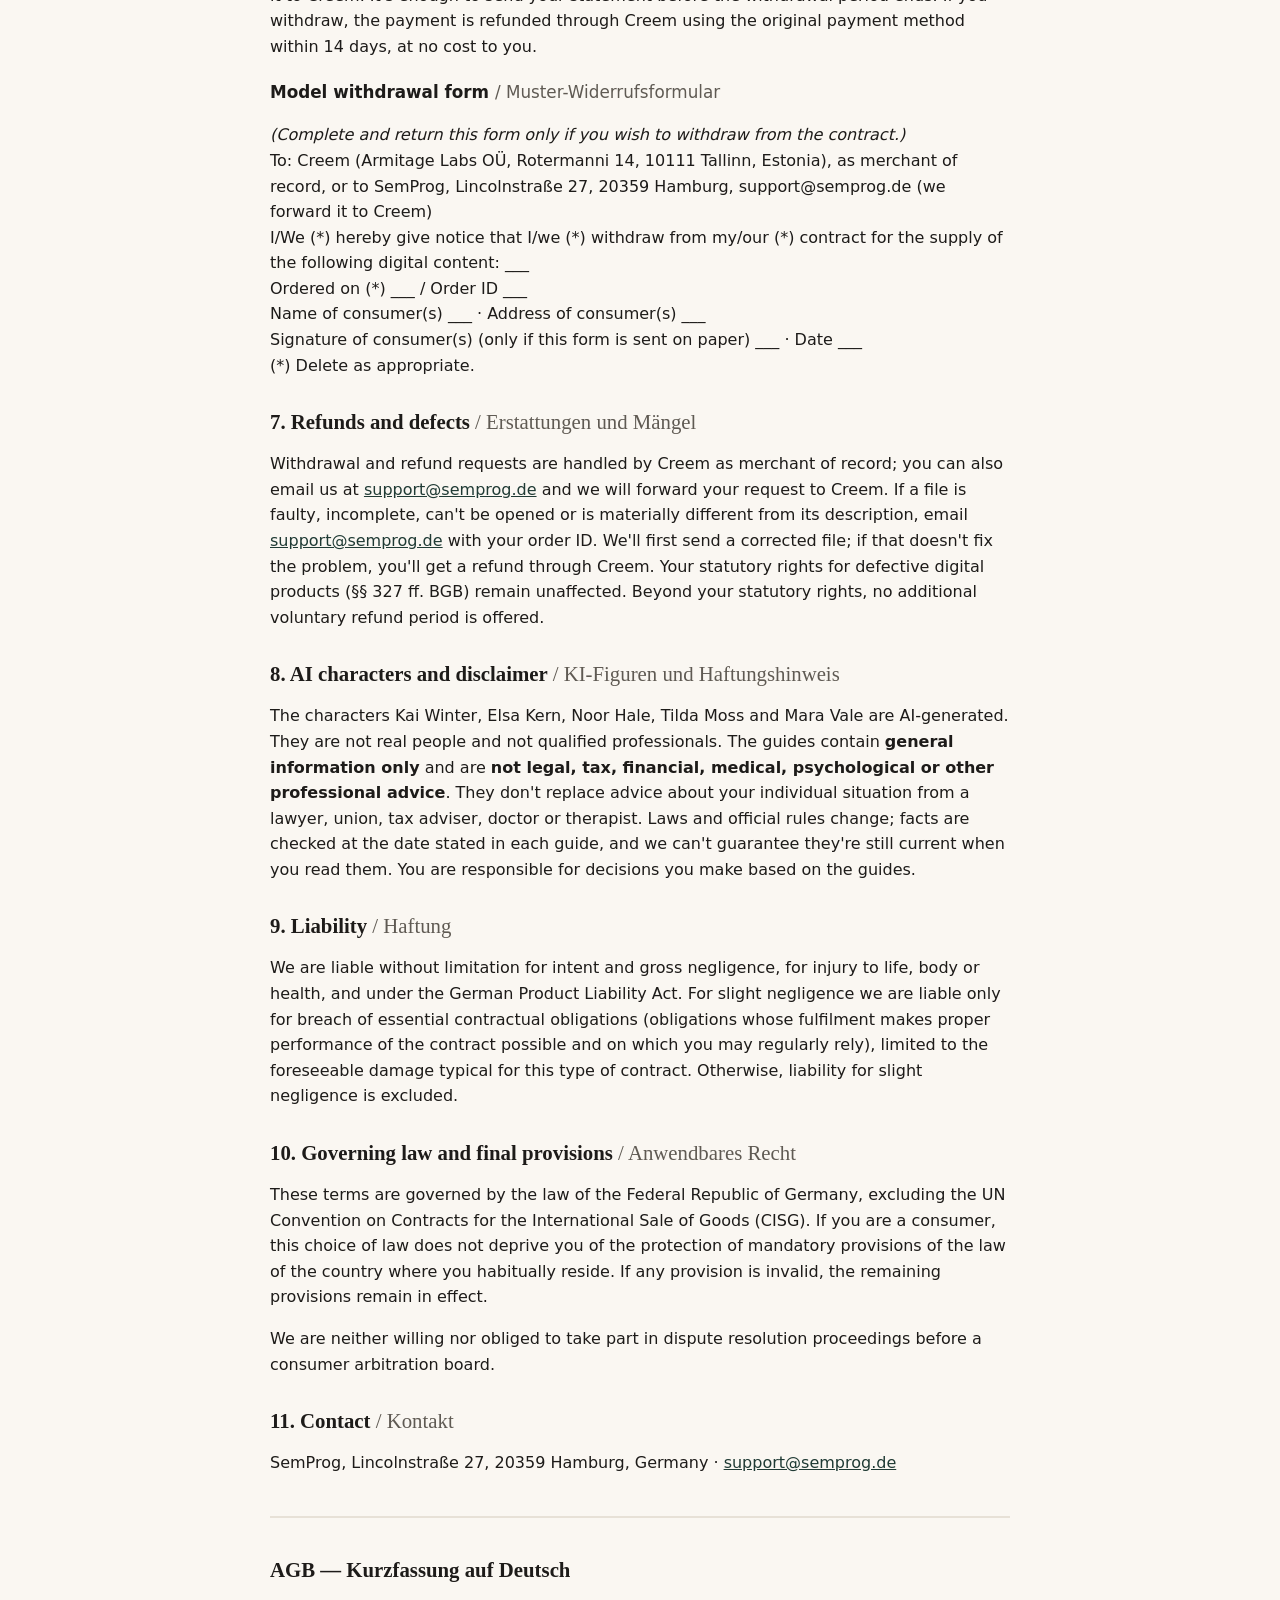
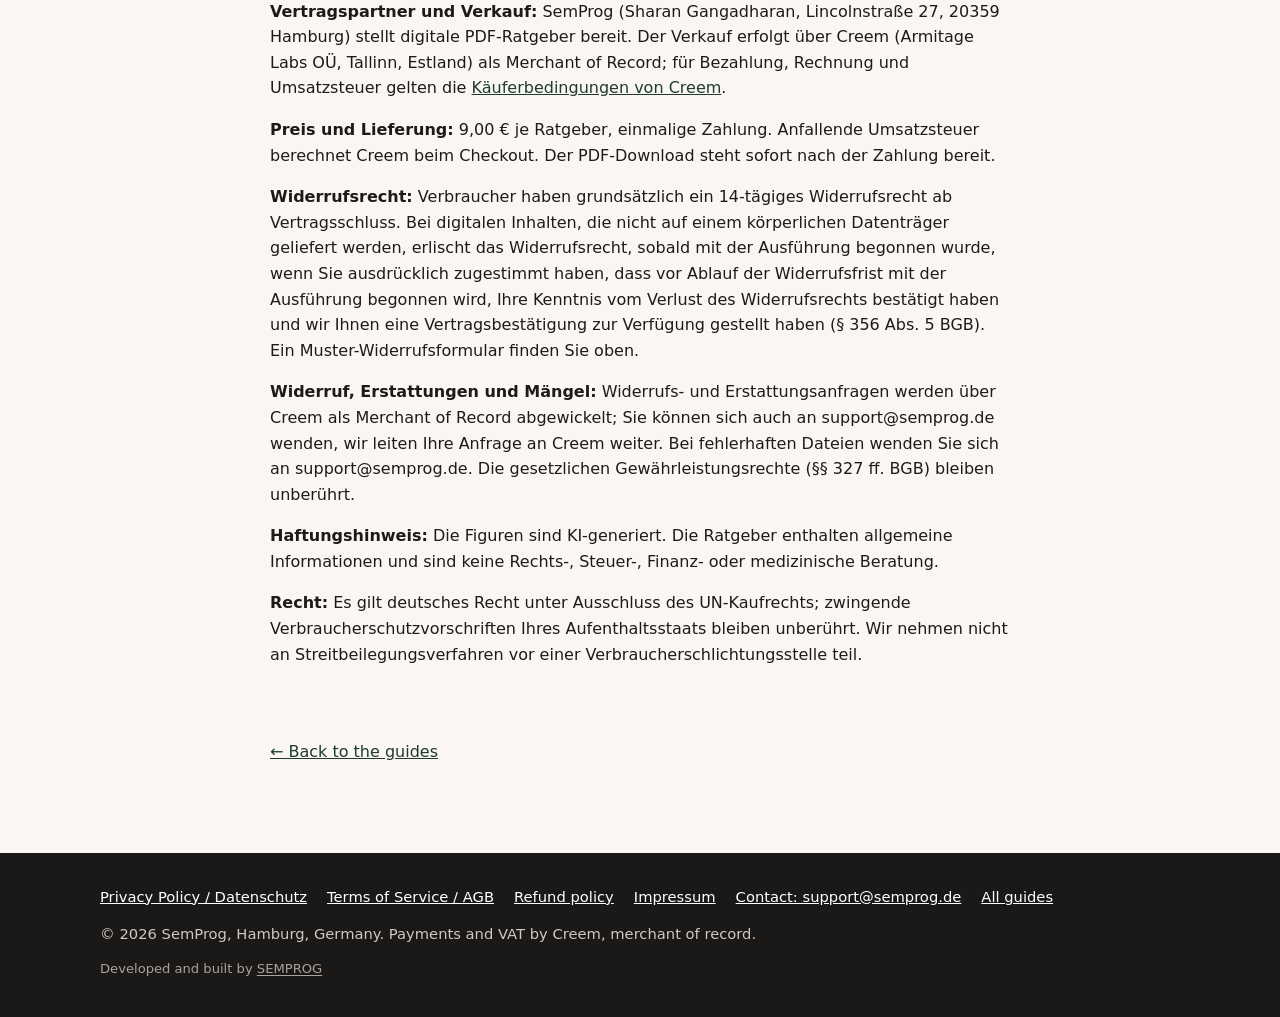
<file: terms.html>
<!doctype html>
<html lang="en">
<head>
<meta charset="utf-8">
<meta name="viewport" content="width=device-width, initial-scale=1">
<title>Terms of Service / AGB · SemProg Guides</title>
<meta http-equiv="Content-Security-Policy" content="default-src 'self'; img-src 'self'; style-src 'self'; script-src 'none'; object-src 'none'; base-uri 'self'; form-action https://www.creem.io; frame-ancestors 'none'; upgrade-insecure-requests">
<meta name="referrer" content="strict-origin-when-cross-origin">
<link rel="stylesheet" href="/styles.css">
</head>
<body>
<header class="site-header"><div class="wrap"><a class="logo" href="/">Sem<span>Prog</span> Guides</a><nav class="nav" aria-label="Main"><a href="/#guides">Guides</a><a href="/privacy/">Privacy</a><a href="/impressum/">Impressum</a></nav></div></header>
<main class="wrap legal">
  <h1>Terms of Service <span class="de">/ Allgemeine Geschäftsbedingungen (AGB)</span></h1>
  <p><small>Last updated: 29 September 2026</small></p>
  <h2>1. Scope and parties <span class="de">/ Geltungsbereich und Vertragspartner</span></h2>
  <p>These terms apply to the digital products offered on this website by SemProg, Sharan Gangadharan, Lincolnstraße 27, 20359 Hamburg, Germany (“SemProg”, “we”).</p>
  <p>Our products are sold through <strong>Creem</strong> (Armitage Labs OÜ, Rotermanni 14, 10111 Tallinn, Estonia), which acts as <strong>merchant of record</strong>. This means your purchase contract and payment are handled by Creem, which also charges any VAT and issues your invoice. Creem's buyer terms apply to the checkout and payment: <a href="https://www.creem.io/buyer-terms" rel="noopener">https://www.creem.io/buyer-terms</a>. SemProg is the author and provider of the content and is responsible for the product itself and for support. Where these terms and Creem's buyer terms conflict on payment, invoicing or refunds, Creem's buyer terms prevail.</p>

  <h2>2. Products <span class="de">/ Produkte</span></h2>
  <p>We sell downloadable PDF guides (digital content not supplied on a physical medium). The content, page count and topic of each guide are described on the <a href="/#guides">product page</a>. The guides are presented by AI-generated characters; see section 8.</p>

  <h2>3. Prices and payment <span class="de">/ Preise und Zahlung</span></h2>
  <p>Each guide costs <strong>€9.00 (incl. VAT where applicable)</strong> as a one-time payment. There is no subscription. Creem calculates the VAT that applies in your country and shows it at checkout before you pay. Payment methods are those offered by Creem at checkout.</p>

  <h2>4. Delivery <span class="de">/ Lieferung</span></h2>
  <p>After successful payment, you get immediate access to the PDF download on the checkout confirmation page and by email from Creem. Nothing is shipped by post. If your download doesn't work, email <a href="mailto:support@semprog.de">support@semprog.de</a> and we'll send you a working copy.</p>

  <h2>5. Licence <span class="de">/ Nutzungsrecht</span></h2>
  <p>You receive a simple, non-transferable right to use the PDF for your own personal, non-commercial purposes, including printing it for yourself. You may not resell, share publicly, upload or redistribute the file or substantial parts of it. All rights remain with SemProg.</p>

  <h2>6. Right of withdrawal for consumers <span class="de">/ Widerrufsrecht für Verbraucher</span></h2>
  <p>If you are a consumer in the EU, you generally have the right to withdraw from the contract within 14 days without giving any reason. The withdrawal period is 14 days from the day the contract is concluded.</p>
  <p><strong>Early expiry for digital content:</strong> For digital content not supplied on a physical medium, the right of withdrawal <strong>expires</strong> once performance has begun (the download is made available), provided that you (1) expressly consented at checkout to us starting performance before the end of the withdrawal period, (2) acknowledged that you thereby lose your right of withdrawal, and (3) received a confirmation of the contract including this consent (§ 356(5) BGB, Art. 16(m) Directive 2011/83/EU). If you did not give this consent and acknowledgement, the full 14-day withdrawal period applies.</p>
  <p>If the right of withdrawal still applies, you can exercise it by sending a clear statement to Creem as merchant of record, using the contact options in your Creem order confirmation or Creem's <a href="https://www.creem.io/buyer-terms" rel="noopener">buyer terms</a>. You can also send it to us at <a href="mailto:support@semprog.de">support@semprog.de</a>; we will forward it to Creem. It's enough to send your statement before the withdrawal period ends. If you withdraw, the payment is refunded through Creem using the original payment method within 14 days, at no cost to you.</p>
  <h3>Model withdrawal form <span class="de">/ Muster-Widerrufsformular</span></h3>
  <p><em>(Complete and return this form only if you wish to withdraw from the contract.)</em><br>
  To: Creem (Armitage Labs OÜ, Rotermanni 14, 10111 Tallinn, Estonia), as merchant of record, or to SemProg, Lincolnstraße 27, 20359 Hamburg, support@semprog.de (we forward it to Creem)<br>
  I/We (*) hereby give notice that I/we (*) withdraw from my/our (*) contract for the supply of the following digital content: ___<br>
  Ordered on (*) ___ / Order ID ___<br>
  Name of consumer(s) ___ · Address of consumer(s) ___<br>
  Signature of consumer(s) (only if this form is sent on paper) ___ · Date ___<br>
  (*) Delete as appropriate.</p>

  <h2 id="refund">7. Refunds and defects <span class="de">/ Erstattungen und Mängel</span></h2>
  <p>Withdrawal and refund requests are handled by Creem as merchant of record; you can also email us at <a href="mailto:support@semprog.de">support@semprog.de</a> and we will forward your request to Creem. If a file is faulty, incomplete, can't be opened or is materially different from its description, email <a href="mailto:support@semprog.de">support@semprog.de</a> with your order ID. We'll first send a corrected file; if that doesn't fix the problem, you'll get a refund through Creem. Your statutory rights for defective digital products (§§ 327 ff. BGB) remain unaffected. Beyond your statutory rights, no additional voluntary refund period is offered.</p>

  <h2>8. AI characters and disclaimer <span class="de">/ KI-Figuren und Haftungshinweis</span></h2>
  <p>The characters Kai Winter, Elsa Kern, Noor Hale, Tilda Moss and Mara Vale are AI-generated. They are not real people and not qualified professionals. The guides contain <strong>general information only</strong> and are <strong>not legal, tax, financial, medical, psychological or other professional advice</strong>. They don't replace advice about your individual situation from a lawyer, union, tax adviser, doctor or therapist. Laws and official rules change; facts are checked at the date stated in each guide, and we can't guarantee they're still current when you read them. You are responsible for decisions you make based on the guides.</p>

  <h2 id="liability">9. Liability <span class="de">/ Haftung</span></h2>
  <p>We are liable without limitation for intent and gross negligence, for injury to life, body or health, and under the German Product Liability Act. For slight negligence we are liable only for breach of essential contractual obligations (obligations whose fulfilment makes proper performance of the contract possible and on which you may regularly rely), limited to the foreseeable damage typical for this type of contract. Otherwise, liability for slight negligence is excluded.</p>

  <h2>10. Governing law and final provisions <span class="de">/ Anwendbares Recht</span></h2>
  <p>These terms are governed by the law of the Federal Republic of Germany, excluding the UN Convention on Contracts for the International Sale of Goods (CISG). If you are a consumer, this choice of law does not deprive you of the protection of mandatory provisions of the law of the country where you habitually reside. If any provision is invalid, the remaining provisions remain in effect.</p>
  <p>We are neither willing nor obliged to take part in dispute resolution proceedings before a consumer arbitration board.</p>

  <h2>11. Contact <span class="de">/ Kontakt</span></h2>
  <p>SemProg, Lincolnstraße 27, 20359 Hamburg, Germany · <a href="mailto:support@semprog.de">support@semprog.de</a></p>

  <section class="german" lang="de">
    <h2>AGB — Kurzfassung auf Deutsch</h2>
    <p><strong>Vertragspartner und Verkauf:</strong> SemProg (Sharan Gangadharan, Lincolnstraße 27, 20359 Hamburg) stellt digitale PDF-Ratgeber bereit. Der Verkauf erfolgt über Creem (Armitage Labs OÜ, Tallinn, Estland) als Merchant of Record; für Bezahlung, Rechnung und Umsatzsteuer gelten die <a href="https://www.creem.io/buyer-terms" rel="noopener">Käuferbedingungen von Creem</a>.</p>
    <p><strong>Preis und Lieferung:</strong> 9,00 € je Ratgeber, einmalige Zahlung. Anfallende Umsatzsteuer berechnet Creem beim Checkout. Der PDF-Download steht sofort nach der Zahlung bereit.</p>
    <p><strong>Widerrufsrecht:</strong> Verbraucher haben grundsätzlich ein 14-tägiges Widerrufsrecht ab Vertragsschluss. Bei digitalen Inhalten, die nicht auf einem körperlichen Datenträger geliefert werden, erlischt das Widerrufsrecht, sobald mit der Ausführung begonnen wurde, wenn Sie ausdrücklich zugestimmt haben, dass vor Ablauf der Widerrufsfrist mit der Ausführung begonnen wird, Ihre Kenntnis vom Verlust des Widerrufsrechts bestätigt haben und wir Ihnen eine Vertragsbestätigung zur Verfügung gestellt haben (§ 356 Abs. 5 BGB). Ein Muster-Widerrufsformular finden Sie oben.</p>
    <p><strong>Widerruf, Erstattungen und Mängel:</strong> Widerrufs- und Erstattungsanfragen werden über Creem als Merchant of Record abgewickelt; Sie können sich auch an support@semprog.de wenden, wir leiten Ihre Anfrage an Creem weiter. Bei fehlerhaften Dateien wenden Sie sich an support@semprog.de. Die gesetzlichen Gewährleistungsrechte (§§ 327 ff. BGB) bleiben unberührt.</p>
    <p><strong>Haftungshinweis:</strong> Die Figuren sind KI-generiert. Die Ratgeber enthalten allgemeine Informationen und sind keine Rechts-, Steuer-, Finanz- oder medizinische Beratung.</p>
    <p><strong>Recht:</strong> Es gilt deutsches Recht unter Ausschluss des UN-Kaufrechts; zwingende Verbraucherschutzvorschriften Ihres Aufenthaltsstaats bleiben unberührt. Wir nehmen nicht an Streitbeilegungsverfahren vor einer Verbraucherschlichtungsstelle teil.</p>
  </section>

  <p><a href="/">← Back to the guides</a></p>
</main>
<footer class="site-footer"><div class="wrap"><ul class="footer-links">
      <li><a href="/privacy/">Privacy Policy / Datenschutz</a></li>
      <li><a href="/terms/">Terms of Service / AGB</a></li>
      <li><a href="/terms/#refund">Refund policy</a></li>
      <li><a href="/impressum/">Impressum</a></li>
      <li><a href="mailto:support@semprog.de">Contact: support@semprog.de</a></li>
      <li><a href="/">All guides</a></li>
    </ul><p>© 2026 SemProg, Hamburg, Germany. Payments and VAT by Creem, merchant of record.</p><p class="dev-credit">Developed and built by <a class="semprog-link" href="https://semprog.de" target="_blank" rel="noopener">SEMPROG</a></p></div></footer>
</body>
</html>
</file>
<file: styles.css>
/* SemProg Guides — plain CSS, no build step. System fonts only (no external requests). */
:root{
  --bg:#faf7f2; --surface:#fff; --ink:#1d1b19; --muted:#5f5a53; --line:#e7e1d7;
  --brand:#1f3a34; --brand-ink:#fff; --accent:#c9763c; --accent-soft:#f6e7da;
  --radius:14px; --max:1120px;
}
*{box-sizing:border-box}
html{-webkit-text-size-adjust:100%}
body{margin:0;font-family:system-ui,-apple-system,"Segoe UI",Roboto,"Helvetica Neue",Arial,sans-serif;
  color:var(--ink);background:var(--bg);line-height:1.6;font-size:16px}
img{max-width:100%;display:block}
a{color:var(--brand)}
a:focus-visible,.btn:focus-visible{outline:3px solid var(--accent);outline-offset:2px}
.wrap{max-width:var(--max);margin:0 auto;padding:0 20px}
.draft-banner{background:#fff3c4;color:#5a4500;font-size:.85rem;text-align:center;padding:6px 12px;border-bottom:1px solid #eadb9a}

/* header */
.site-header{background:var(--surface);border-bottom:1px solid var(--line)}
.site-header .wrap{display:flex;align-items:center;justify-content:space-between;gap:12px;min-height:60px}
.logo{font-family:Georgia,"Times New Roman",serif;font-weight:700;font-size:1.35rem;color:var(--ink);text-decoration:none}
.logo span{color:var(--accent)}
.nav{display:flex;gap:16px;font-size:.95rem}
.nav a{color:var(--muted);text-decoration:none}
.nav a:hover{color:var(--ink)}
@media (max-width:560px){.nav .hide-sm{display:none}}

/* hero */
.hero{padding:48px 0 32px;text-align:left}
.eyebrow{display:inline-block;background:var(--accent-soft);color:#8a4a1c;font-weight:600;font-size:.8rem;
  letter-spacing:.04em;text-transform:uppercase;padding:4px 10px;border-radius:999px}
.hero h1{font-family:Georgia,"Times New Roman",serif;font-size:clamp(2rem,6vw,3.2rem);line-height:1.12;margin:14px 0 12px;max-width:18ch}
.hero p.lead{font-size:1.1rem;color:var(--muted);max-width:60ch;margin:0 0 20px}
.hero-facts{display:flex;flex-wrap:wrap;gap:8px 18px;padding:0;margin:0 0 24px;list-style:none;font-size:.95rem}
.hero-facts li::before{content:"✓ ";color:var(--brand);font-weight:700}
.btn{display:inline-block;background:var(--brand);color:var(--brand-ink);text-decoration:none;font-weight:600;
  padding:12px 20px;border-radius:10px;border:0;cursor:pointer;text-align:center}
.btn:hover{filter:brightness(1.15)}
.btn.secondary{background:transparent;color:var(--brand);border:2px solid var(--brand)}
.btn.todo{background:#9a9189;cursor:not-allowed}

/* sections */
section{padding:40px 0}
h2{font-family:Georgia,"Times New Roman",serif;font-size:clamp(1.5rem,4vw,2.1rem);line-height:1.2;margin:0 0 8px}
.section-intro{color:var(--muted);margin:0 0 24px;max-width:65ch}

/* guide cards */
.grid{display:grid;grid-template-columns:1fr;gap:20px}
@media (min-width:620px){.grid{grid-template-columns:repeat(2,1fr)}}
@media (min-width:980px){.grid{grid-template-columns:repeat(3,1fr)}}
.card{background:var(--surface);border:1px solid var(--line);border-radius:var(--radius);overflow:hidden;
  display:flex;flex-direction:column}
.card img{width:100%;height:auto;aspect-ratio:1132/1600;object-fit:cover;background:#eee}
.card-body{padding:18px;display:flex;flex-direction:column;gap:10px;flex:1}
.card .by{font-size:.85rem;color:var(--muted);margin:0}
.card .by strong{color:var(--ink)}
.ai-tag{display:inline-block;font-size:.72rem;font-weight:700;background:var(--accent-soft);color:#8a4a1c;
  border-radius:999px;padding:1px 8px;margin-left:4px;vertical-align:middle}
.card h3{font-family:Georgia,"Times New Roman",serif;font-size:1.25rem;line-height:1.25;margin:0}
.card .summary{margin:0;color:var(--ink)}
.card ul{margin:0;padding-left:1.1em;color:var(--muted);font-size:.93rem}
.card .note{font-size:.8rem;color:var(--muted);margin:0;border-top:1px dashed var(--line);padding-top:10px}
.buy{display:flex;align-items:center;justify-content:space-between;gap:12px;margin-top:auto;padding-top:8px}
.price{font-size:1.4rem;font-weight:700}
.price small{display:block;font-size:.72rem;font-weight:400;color:var(--muted)}

/* steps */
.steps{display:grid;grid-template-columns:1fr;gap:16px;counter-reset:s;padding:0;margin:0;list-style:none}
@media (min-width:760px){.steps{grid-template-columns:repeat(4,1fr)}}
.steps li{background:var(--surface);border:1px solid var(--line);border-radius:var(--radius);padding:18px}
.steps li::before{counter-increment:s;content:counter(s);display:inline-grid;place-items:center;width:30px;height:30px;
  border-radius:50%;background:var(--brand);color:#fff;font-weight:700;margin-bottom:8px}
.steps h3{margin:0 0 4px;font-size:1.05rem}
.steps p{margin:0;color:var(--muted);font-size:.95rem}

.panel{background:var(--brand);color:#eef3f1;border-radius:var(--radius);padding:24px}
.panel h2{color:#fff}
.panel a{color:#fff}
.panel ul{padding-left:1.1em;margin:10px 0 0}

/* faq */
details{background:var(--surface);border:1px solid var(--line);border-radius:10px;padding:14px 16px;margin-bottom:10px}
summary{cursor:pointer;font-weight:600}
details p{margin:10px 0 0;color:var(--muted)}

/* footer */
.site-footer{background:#1a1917;color:#cfc9c0;padding:32px 0;margin-top:24px;font-size:.92rem}
.site-footer a{color:#fff}
.footer-links{display:flex;flex-wrap:wrap;gap:10px 20px;list-style:none;padding:0;margin:0 0 14px}
.site-footer p{margin:6px 0}
.site-footer .dev-credit{font-size:.82rem;color:#a9a39a;margin-top:12px}
.dev-credit a.semprog-link,.site-footer .dev-credit a.semprog-link{color:inherit;text-decoration:underline;text-underline-offset:2px}

/* legal pages */
.legal{max-width:780px;padding:32px 20px 48px}
.legal h1{font-family:Georgia,"Times New Roman",serif;font-size:clamp(1.8rem,5vw,2.4rem);margin:0 0 6px;line-height:1.2}
.legal h2{font-size:1.3rem;margin:32px 0 8px}
.legal h3{font-size:1.05rem;margin:20px 0 6px}
.legal .de{color:var(--muted);font-weight:400}
.template-note{background:#fff3c4;border:1px solid #eadb9a;color:#5a4500;border-radius:10px;padding:12px 14px;font-size:.92rem}
.placeholder{background:#ffe1e1;color:#8a1010;padding:0 4px;border-radius:4px;font-weight:600}
.legal .german{border-top:2px solid var(--line);margin-top:40px;padding-top:8px}
.legal address{font-style:normal}

/* single-character landing pages */
.guide-page .wrap{max-width:480px}
.guide-page .hero{padding:28px 0 8px}
.guide-page .hero h1{max-width:none;font-size:clamp(1.6rem,6vw,2.1rem);margin:10px 0 8px}
.guide-page .bio{color:var(--muted);margin:0 0 16px;font-size:1.05rem}
.guide-page .cover{border-radius:var(--radius);border:1px solid var(--line);overflow:hidden;margin:0 0 18px;background:var(--surface)}
.guide-page .cover img{width:100%;aspect-ratio:1132/1600;object-fit:cover}
.guide-page .buy-bar{display:flex;align-items:center;justify-content:space-between;gap:12px;
  background:var(--surface);border:1px solid var(--line);border-radius:var(--radius);padding:14px 16px;margin:0 0 20px}
.guide-page .buy-bar .btn{flex-shrink:0}
.guide-page .guide-block{background:var(--surface);border:1px solid var(--line);border-radius:var(--radius);padding:20px;margin:0 0 20px}
.guide-page .guide-block h2{font-size:1.35rem;margin:0 0 10px}
.guide-page .guide-block .summary{margin:0 0 12px}
.guide-page .guide-block ul{margin:0 0 14px;padding-left:1.1em;color:var(--muted);font-size:.95rem}
.guide-page .guide-block .note{font-size:.8rem;color:var(--muted);margin:0;border-top:1px dashed var(--line);padding-top:12px}
.guide-page .ai-box{background:var(--accent-soft);border-radius:var(--radius);padding:14px 16px;margin:0 0 20px;font-size:.92rem;color:#5a4500}
.guide-page .ai-box strong{color:var(--ink)}
.guide-page .facts{list-style:none;padding:0;margin:0 0 20px;font-size:.95rem}
.guide-page .facts li{margin:0 0 6px}
.guide-page .facts li::before{content:"✓ ";color:var(--brand);font-weight:700}
.price .vat{font-size:.8rem;font-weight:600;color:var(--muted)}
.guide-page .lead{font-size:1.05rem;margin:0 0 14px}
.guide-block.cta{text-align:center}
.guide-block.cta .btn{margin-top:8px}
</file>
